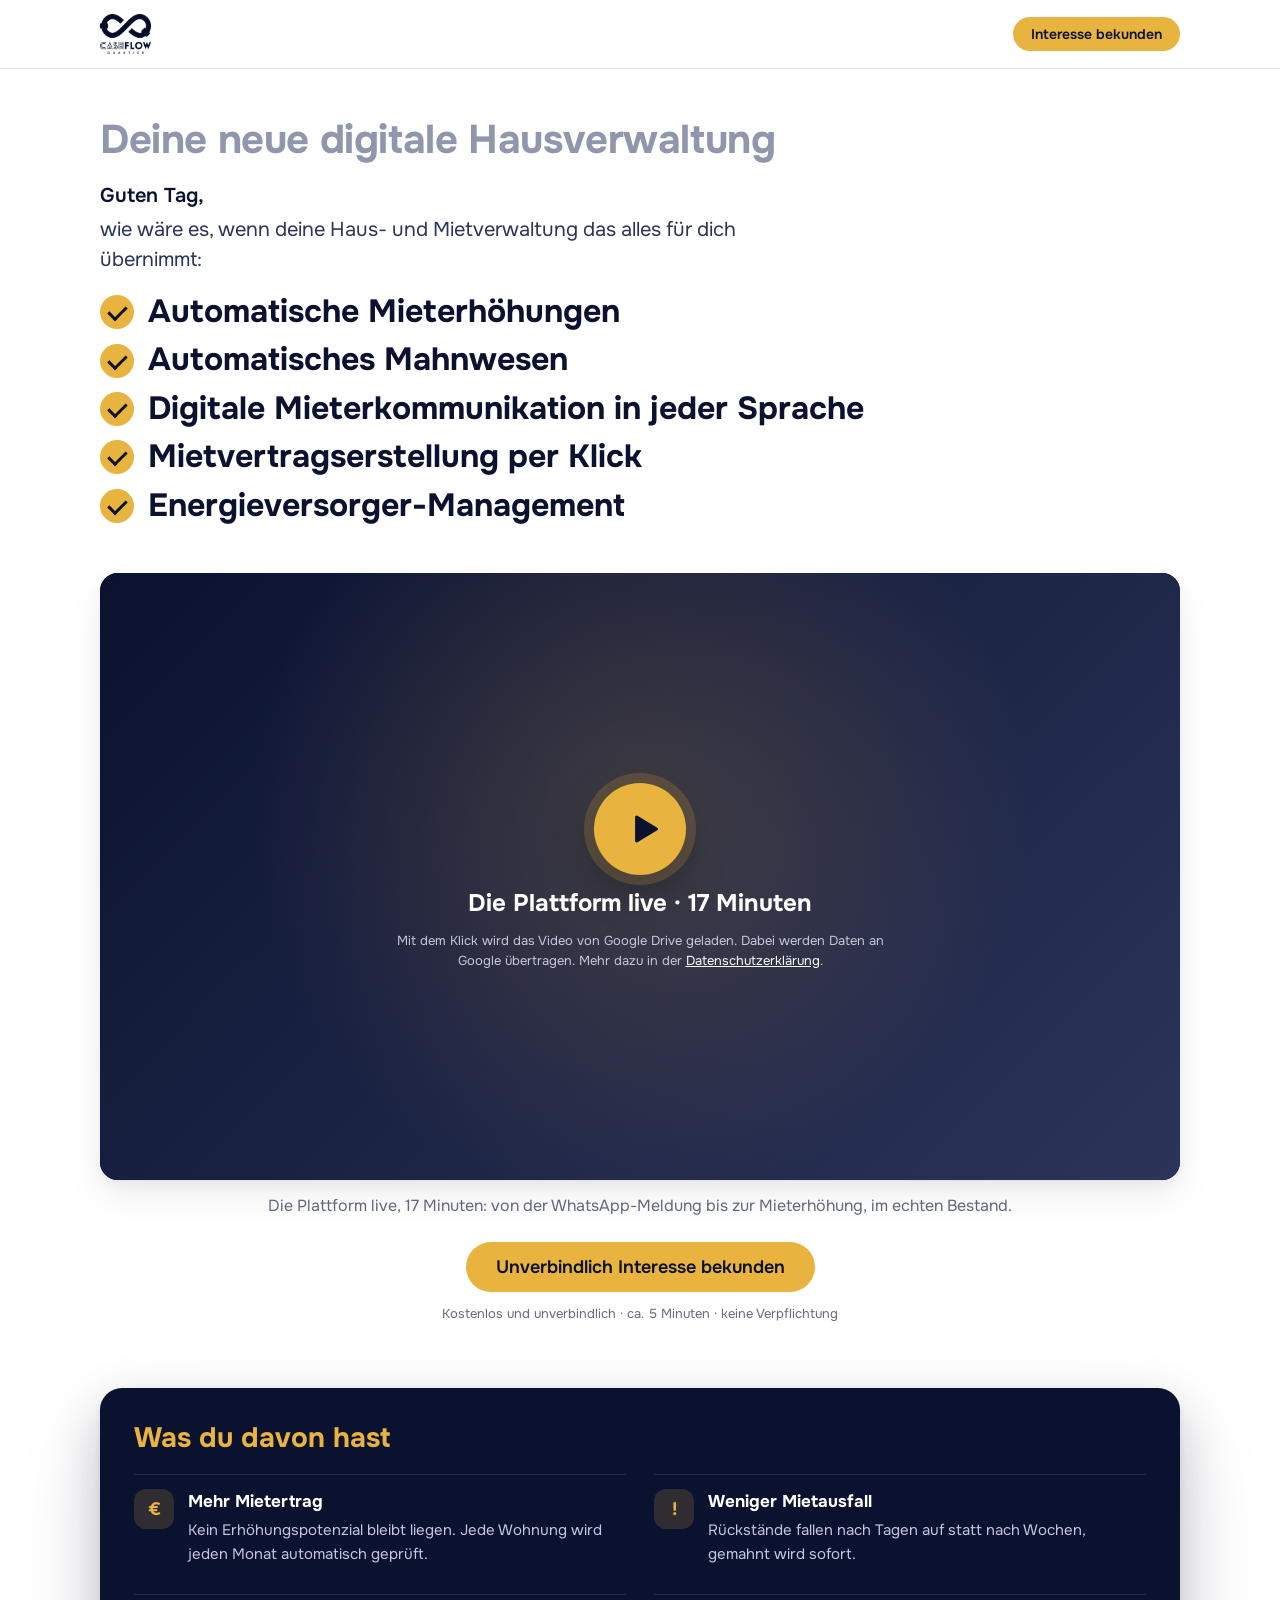
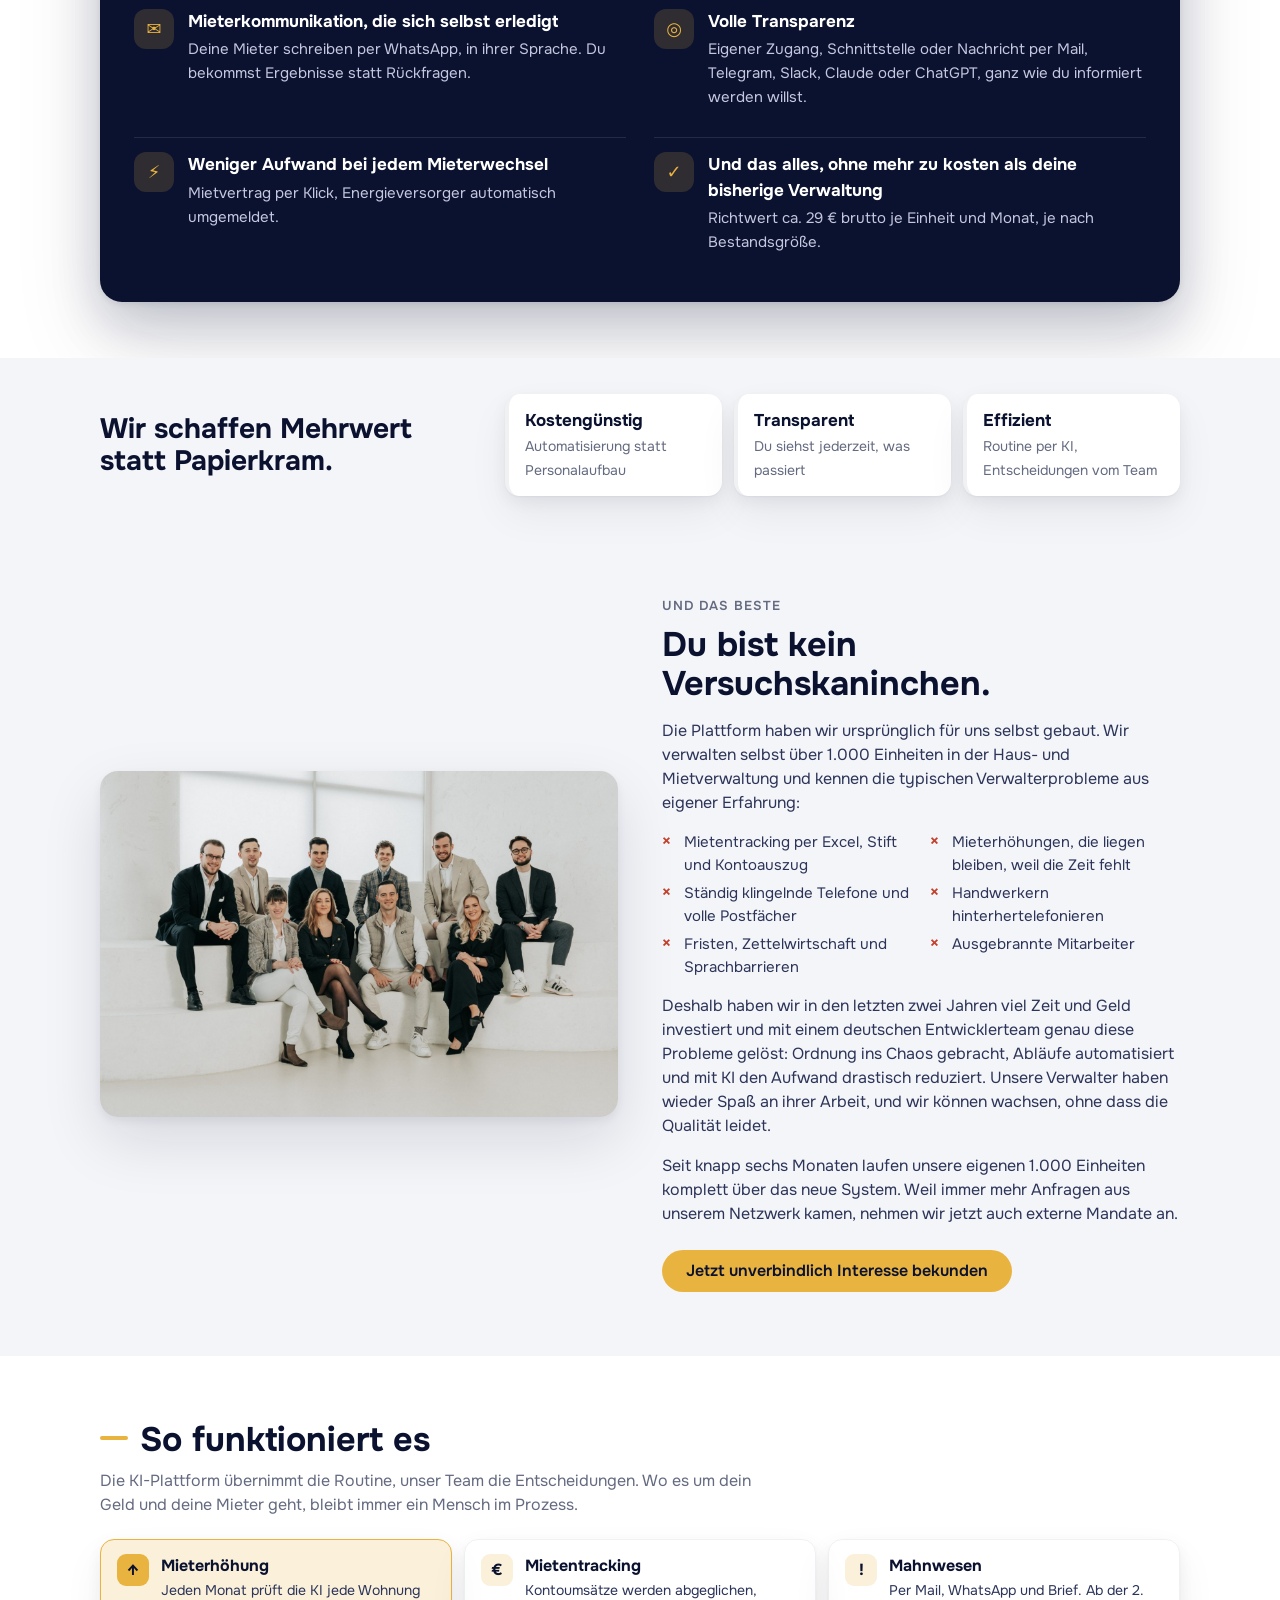
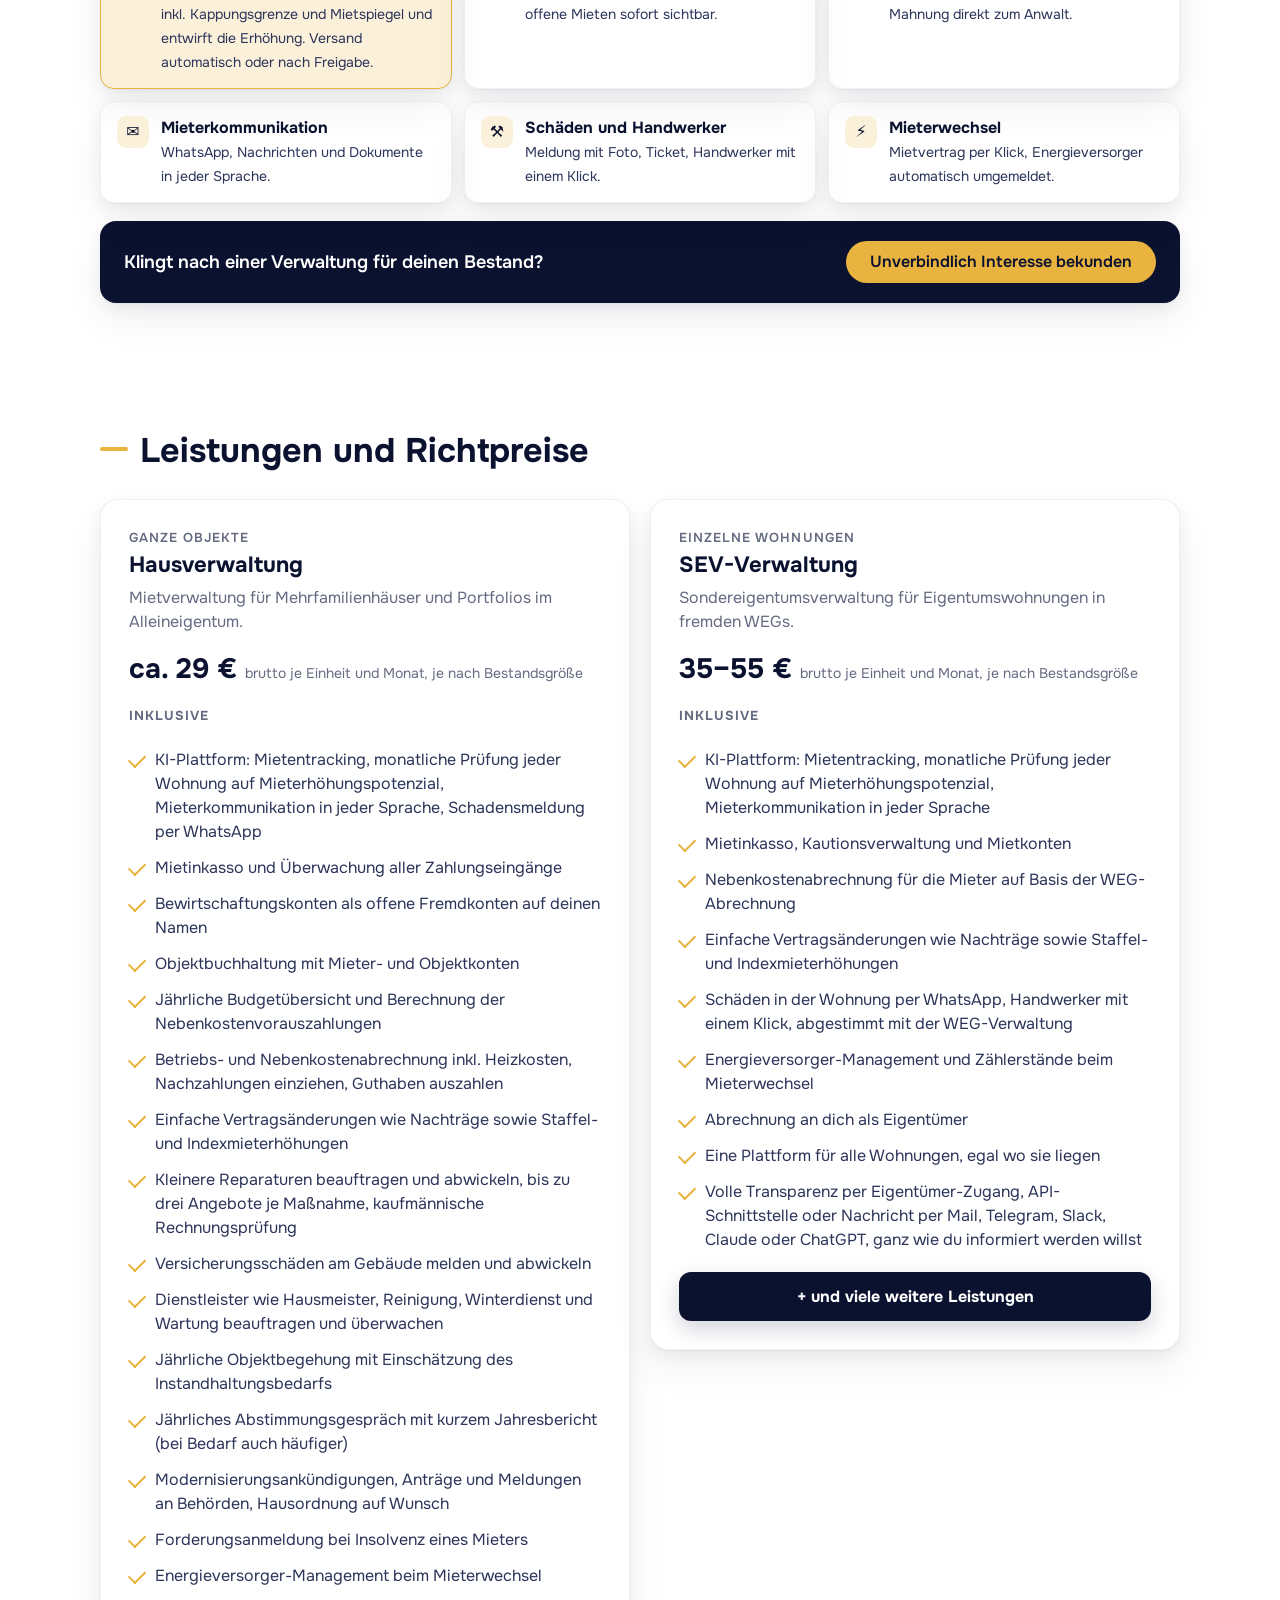
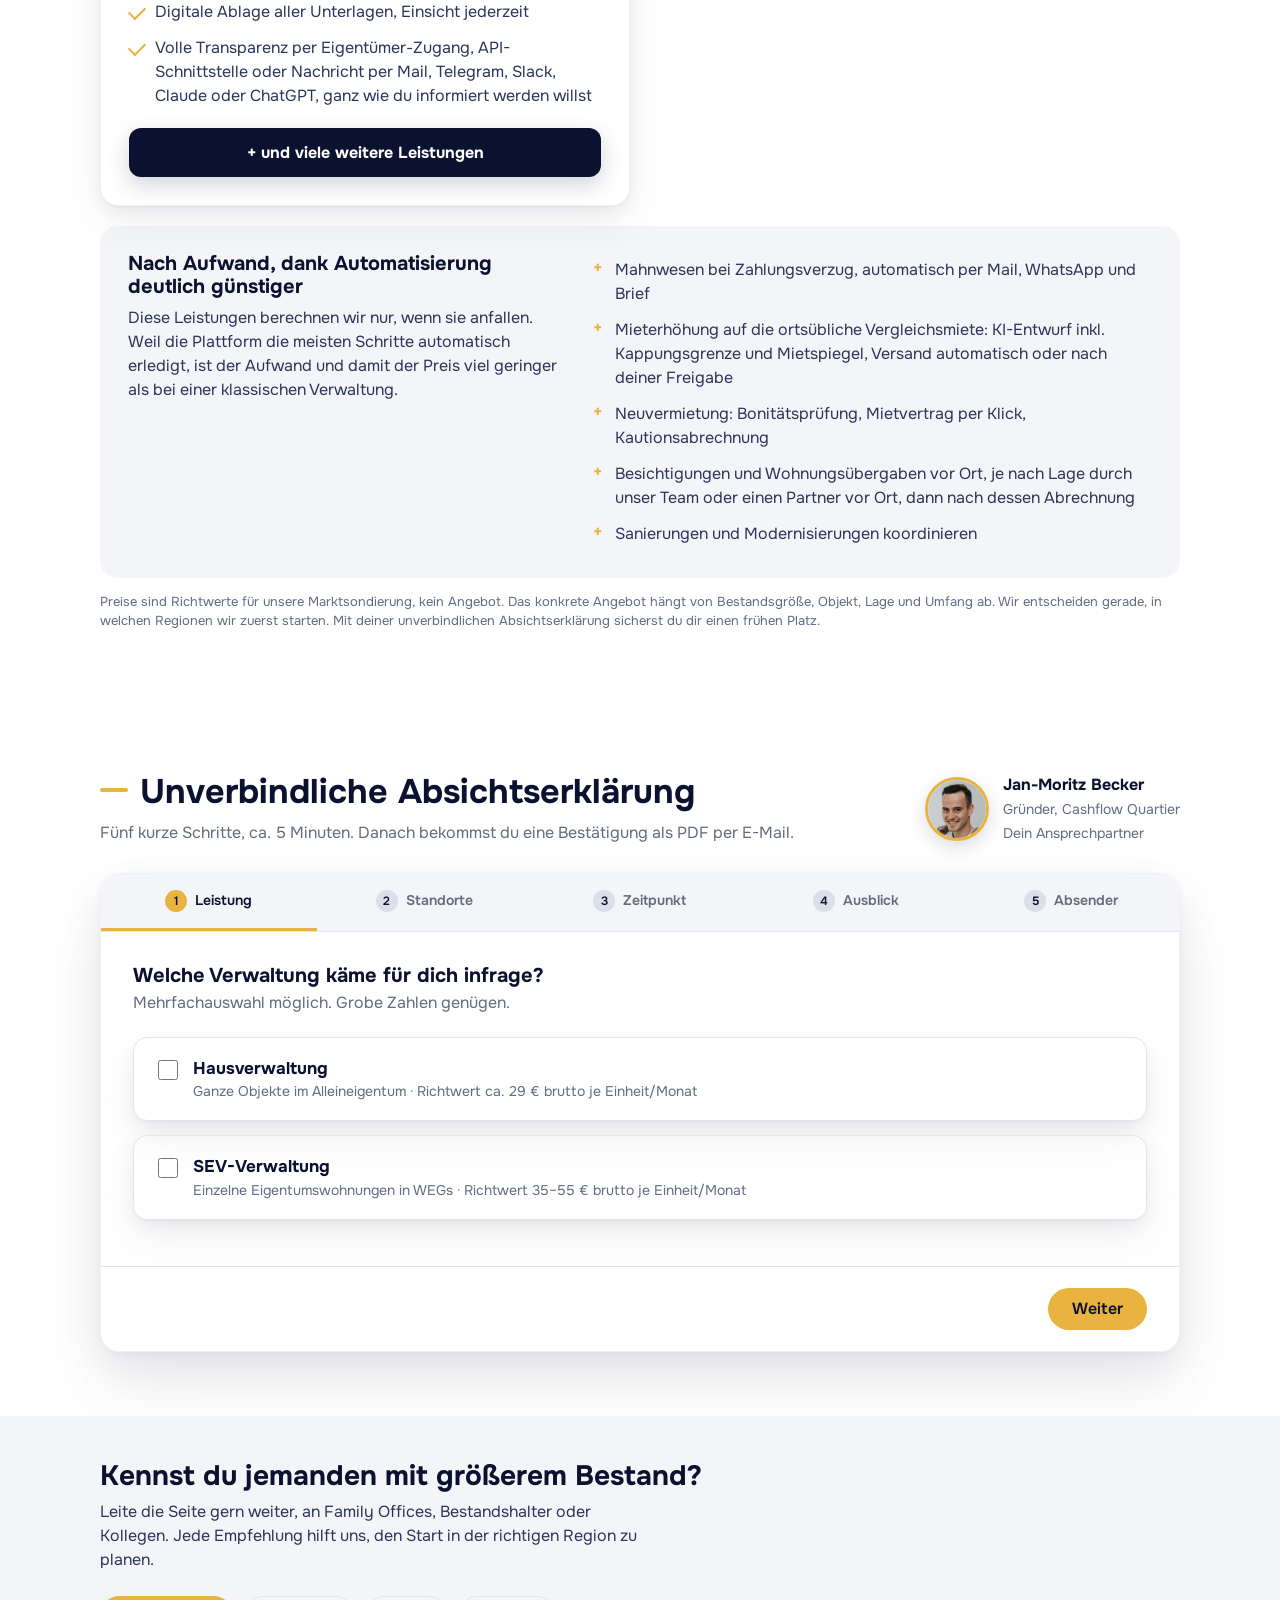
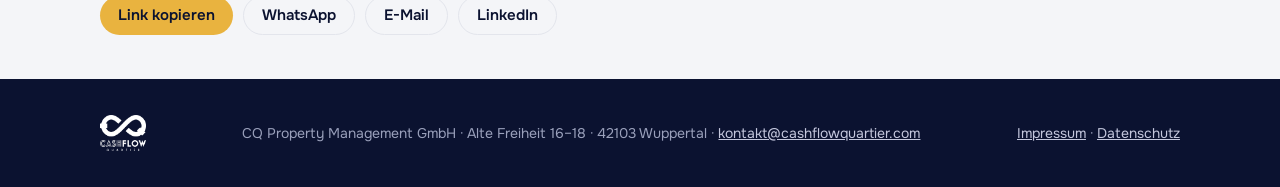
<file: loi-seite/index.html>
<!doctype html>
<html lang="de">
<head>
<meta charset="utf-8">
<meta name="viewport" content="width=device-width, initial-scale=1">
<title>CQ Property Management – Unverbindliche Absichtserklärung</title>
<meta name="description" content="Deine neue digitale Hausverwaltung: automatische Mieterhöhungen, automatisches Mahnwesen und Mieterkommunikation, die sich selbst erledigt. Unverbindlich Interesse bekunden.">
<meta name="robots" content="noindex, nofollow">
<style>
@font-face{font-family:Onest;font-weight:400;font-display:swap;src:url(assets/fonts/onest-latin-400-normal.woff2) format("woff2")}
@font-face{font-family:Onest;font-weight:600;font-display:swap;src:url(assets/fonts/onest-latin-600-normal.woff2) format("woff2")}
@font-face{font-family:Onest;font-weight:700;font-display:swap;src:url(assets/fonts/onest-latin-700-normal.woff2) format("woff2")}
:root{
  --navy:#0b1230; --navy-2:#2c3459; --gold:#e9b33f; --gold-soft:#fbf1da;
  --ink:#0b1230; --muted:#646a80; --line:#e3e5ec; --bg:#ffffff; --bg-2:#f4f5f8;
  --ok:#2f9e5b; --err:#c2412d; --r:14px;
}
*{box-sizing:border-box}
html{scroll-behavior:smooth}
body{margin:0;font-family:Onest,system-ui,-apple-system,Segoe UI,Roboto,sans-serif;color:var(--ink);background:var(--bg);line-height:1.5;-webkit-font-smoothing:antialiased}
a{color:inherit}
.wrap{max-width:1120px;margin:0 auto;padding:0 20px}
.btn{display:inline-flex;align-items:center;gap:10px;border:0;border-radius:999px;padding:13px 24px;font:600 16px/1 Onest,sans-serif;cursor:pointer;text-decoration:none;transition:transform .15s,box-shadow .15s,background .15s}
.btn-gold{background:var(--gold);color:var(--navy)}
.btn-gold:hover{transform:translateY(-1px);box-shadow:0 8px 24px rgba(233,179,63,.35)}
.btn-ghost{background:transparent;color:var(--navy);border:1.5px solid var(--line)}
.btn-ghost:hover{border-color:var(--navy)}
.btn[disabled]{opacity:.5;cursor:not-allowed;transform:none;box-shadow:none}
.eyebrow{font-weight:600;font-size:13px;letter-spacing:.08em;text-transform:uppercase;color:var(--muted)}
h1,h2,h3{line-height:1.15;margin:0}
h2{font-size:clamp(26px,3.2vw,34px);font-weight:700}
.bar{display:inline-block;width:28px;height:4px;background:var(--gold);border-radius:2px;vertical-align:middle;margin-right:12px;transform:translateY(-4px)}

/* header */
header{position:sticky;top:0;z-index:20;background:rgba(255,255,255,.92);backdrop-filter:blur(8px);border-bottom:1px solid var(--line)}
header .wrap{display:flex;align-items:center;justify-content:space-between;height:68px}
header img{height:40px;display:block}
header .btn{padding:10px 18px;font-size:14px}

/* hero */
.hero{padding:56px 0 40px}
.hero .wrap{display:grid;grid-template-columns:1.05fr 1fr;gap:48px;align-items:center}
.hero h1{font-size:clamp(34px,4.6vw,52px);font-weight:700;letter-spacing:-.01em}
.hero h1 mark{background:linear-gradient(transparent 62%,var(--gold) 62%);color:inherit;padding:0 2px}
.hero p.lead{font-size:18px;color:var(--muted);margin:20px 0 28px;max-width:520px}
.hero .greet{display:none;margin:0 0 14px;font-weight:600;color:var(--navy)}
.hero .ctas{display:flex;gap:12px;flex-wrap:wrap}
.hero figure{margin:0;border-radius:18px;overflow:hidden;box-shadow:0 20px 50px rgba(11,18,48,.12)}
.hero figure img{display:block;width:100%;height:auto}
.trust{display:flex;gap:10px;flex-wrap:wrap;margin-top:22px}
.trust span{background:var(--bg-2);border-radius:999px;padding:6px 14px;font-size:13px;color:var(--navy-2)}

/* hero automation card */
.auto{background:var(--navy);color:#fff;border-radius:20px;padding:26px 26px 18px;box-shadow:0 20px 50px rgba(11,18,48,.18)}
.auto-head{font-weight:600;font-size:14px;letter-spacing:.06em;text-transform:uppercase;color:var(--gold);margin-bottom:10px}
.auto ul{list-style:none;margin:0;padding:0}
.auto li{display:flex;gap:14px;align-items:flex-start;padding:12px 0;border-top:1px solid rgba(255,255,255,.1)}
.auto li:first-child{border-top:0}
.auto i{flex:none;width:34px;height:34px;border-radius:10px;background:rgba(233,179,63,.16);color:var(--gold);display:grid;place-items:center;font-style:normal;font-weight:700}
.auto b{display:block;font-size:16px}
.auto span{display:block;font-size:14px;color:#c4c7dd;line-height:1.4}
/* benefits */
.benefits .intro{color:var(--muted);max-width:680px;margin:12px 0 0;font-size:17px}
.benefits .grid{display:grid;grid-template-columns:repeat(2,1fr);gap:20px;margin-top:28px}
.benefits .card h3{font-size:20px;margin:0 0 8px}
.benefits .card p{margin:0;color:var(--navy-2)}
.benefits .card{border-top:4px solid var(--gold)}
/* team */
.team{display:grid;grid-template-columns:1fr 1fr;gap:44px;align-items:center}
.team figure{margin:0;border-radius:18px;overflow:hidden}
.team figure img{display:block;width:100%;height:auto}
.team p{color:var(--navy-2)}
.stat b{font-size:26px}
/* hero claims + gains */
.hero h1.claims{font-size:clamp(28px,3.3vw,40px);display:flex;flex-direction:column;gap:2px}
.values{display:flex;gap:8px;flex-wrap:wrap;margin:0 0 26px}
.values span{border:1.5px solid var(--gold);color:var(--navy);border-radius:999px;padding:6px 14px;font-weight:600;font-size:14px}
.gains{background:var(--navy);color:#fff;border-radius:20px;padding:26px;box-shadow:0 20px 50px rgba(11,18,48,.18);display:grid;gap:4px}
.gains-head{font-weight:600;font-size:14px;letter-spacing:.06em;text-transform:uppercase;color:var(--gold);margin-bottom:6px}
.gain{padding:14px 0;border-top:1px solid rgba(255,255,255,.1)}
.gain b{display:block;font-size:18px;margin-bottom:2px}
.gain span{color:#c4c7dd;font-size:15px;line-height:1.45}
.gains-foot{margin-top:8px;padding-top:14px;border-top:1px solid rgba(255,255,255,.1);font-size:13px;color:#9aa0bb}
/* how */
.how .intro{color:var(--muted);max-width:680px;margin:12px 0 0;font-size:17px}
.how .grid{display:grid;grid-template-columns:repeat(3,1fr);gap:18px;margin:28px 0 22px}
.how .card{padding:24px}
.how .card i{width:36px;height:36px;border-radius:10px;background:var(--gold-soft);color:var(--navy);display:grid;place-items:center;font-style:normal;font-weight:700;margin-bottom:12px}
.how .card h3{font-size:18px;margin:0 0 6px}
.how .card p{margin:0;color:var(--navy-2);font-size:15px}
.how .card.feat{background:var(--gold-soft);border-color:var(--gold)}
.how .card.feat i{background:var(--gold)}
/* values band, cta, pains */
.values-band{background:var(--bg-2);padding-block:56px}
.values-band h2{text-align:left}
.values3{display:grid;grid-template-columns:repeat(3,1fr);gap:18px;margin-top:24px}
.values3 div{background:#fff;border-radius:16px;padding:22px;border-top:4px solid var(--gold)}
.values3 b{display:block;font-size:20px;margin-bottom:6px}
.values3 span{color:var(--navy-2)}
.cta-line{display:flex;justify-content:space-between;align-items:center;gap:16px;flex-wrap:wrap;background:var(--navy);color:#fff;border-radius:16px;padding:20px 24px;margin-top:6px}
.cta-line span{font-weight:600;font-size:18px}
.btn-ghost.on-dark{color:#fff;border-color:rgba(255,255,255,.35)}
.btn-ghost.on-dark:hover{border-color:#fff}
.pains{margin:6px 0 16px;padding:0;list-style:none;display:grid;grid-template-columns:1fr 1fr;gap:6px 18px}
.pains li{position:relative;padding-left:22px;color:var(--navy-2);font-size:15px}
.pains li:before{content:"×";position:absolute;left:0;top:-1px;color:var(--err);font-weight:700}
.gains-foot b{color:var(--gold);font-size:16px}
/* hero layout */
.hero .wrap{grid-template-areas:"text gains" "cta gains";grid-template-rows:auto 1fr;row-gap:28px}
.h-text{grid-area:text}.gains{grid-area:gains;align-self:center}.h-cta{grid-area:cta}
.hero .greet{display:block;margin:14px 0 4px;font-size:18px}
.ask{font-size:20px;color:var(--navy-2);margin:0 0 14px;max-width:520px}
.micro{font-size:13px;color:var(--muted);margin:12px 0 0}
.btn svg{flex:none}
/* stats */
.stats{display:grid;grid-template-columns:repeat(4,1fr);gap:14px;margin:8px 0 0}
.stat{background:var(--bg-2);border-radius:var(--r);padding:20px}
.stat b{display:block;font-size:30px;font-weight:700}
.stat b.g{color:var(--gold)}
.stat span{font-size:14px;color:var(--muted)}

section{padding:64px 0}
.video{background:var(--navy);color:#fff}
.video .wrap{display:grid;grid-template-columns:1fr 1.5fr;gap:40px;align-items:center}
.video p{color:#c4c7dd}
.video .frame{position:relative;padding-top:56.25%;border-radius:16px;overflow:hidden;background:#000;box-shadow:0 20px 50px rgba(0,0,0,.35)}
.video iframe{position:absolute;inset:0;width:100%;height:100%;border:0}
.video .eyebrow{color:var(--gold)}

/* services */
.services .grid{display:grid;grid-template-columns:1fr 1fr;gap:20px;margin-top:28px}
.card{border:1px solid var(--line);border-radius:18px;padding:28px;background:#fff}
.card h3{font-size:22px;margin:6px 0 8px}
.card .price{font-size:28px;font-weight:700;margin:14px 0 2px}
.card .price small{font-size:14px;font-weight:400;color:var(--muted)}
.card ul{margin:16px 0 0;padding:0;list-style:none}
.card li{padding:6px 0 6px 26px;position:relative;color:var(--navy-2)}
.card li:before{content:"";position:absolute;left:0;top:12px;width:14px;height:8px;border-left:2.5px solid var(--gold);border-bottom:2.5px solid var(--gold);transform:rotate(-45deg)}
.note{font-size:13px;color:var(--muted);margin-top:14px}

/* why loi */
.why{background:var(--bg-2)}
.why .grid{display:grid;grid-template-columns:repeat(3,1fr);gap:20px;margin-top:28px}
.why .card{border:0}
.why .num{width:36px;height:36px;border-radius:50%;background:var(--gold);color:var(--navy);display:grid;place-items:center;font-weight:700}

/* form */
.loi .head{display:grid;grid-template-columns:1fr auto;gap:30px;align-items:end;margin-bottom:28px}
.person{display:flex;gap:14px;align-items:center}
.person img{width:64px;height:64px;border-radius:50%;object-fit:cover;border:3px solid var(--gold)}
.person b{display:block}
.person span{font-size:14px;color:var(--muted)}
.formbox{border:1px solid var(--line);border-radius:20px;overflow:hidden;box-shadow:0 10px 40px rgba(11,18,48,.06)}
.steps{display:flex;background:var(--bg-2);border-bottom:1px solid var(--line);overflow-x:auto}
.steps button{flex:1;min-width:130px;border:0;background:none;padding:16px 12px;font:600 14px Onest,sans-serif;color:var(--muted);cursor:pointer;border-bottom:3px solid transparent;white-space:nowrap}
.steps button .n{display:inline-grid;place-items:center;width:22px;height:22px;border-radius:50%;background:#dcdfe8;color:var(--navy);font-size:12px;margin-right:8px}
.steps button.on{color:var(--navy);border-bottom-color:var(--gold)}
.steps button.on .n,.steps button.past .n{background:var(--gold)}
.pane{display:none;padding:32px}
.pane.on{display:block}
.pane h3{font-size:20px;margin-bottom:4px}
.pane .sub{color:var(--muted);margin:0 0 22px}
.row{display:grid;gap:16px;grid-template-columns:repeat(2,1fr);margin-bottom:16px}
.row.three{grid-template-columns:repeat(3,1fr)}
label.f{display:block;font-size:14px;font-weight:600;margin-bottom:6px}
label.f em{font-style:normal;font-weight:400;color:var(--muted)}
input[type=text],input[type=email],input[type=tel],input[type=number],select,textarea{width:100%;font:16px Onest,sans-serif;color:var(--ink);padding:12px 14px;border:1.5px solid var(--line);border-radius:10px;background:#fff;outline:none;transition:border .15s}
input:focus,select:focus,textarea:focus{border-color:var(--navy)}
.invalid{border-color:var(--err)!important}
.svc{border:1.5px solid var(--line);border-radius:14px;padding:18px 20px;margin-bottom:14px;transition:border .15s,background .15s}
.svc.on{border-color:var(--gold);background:#fffcf4}
.svc .top{display:flex;gap:12px;align-items:flex-start;cursor:pointer}
.svc .top input{margin-top:4px;width:20px;height:20px;accent-color:var(--navy)}
.svc .top b{font-size:17px}
.svc .top span{display:block;font-size:14px;color:var(--muted)}
.svc .body{display:none;margin-top:16px;padding-top:16px;border-top:1px dashed var(--line)}
.svc.on .body{display:block}
.chips{display:flex;gap:8px;flex-wrap:wrap}
.chips label{cursor:pointer}
.chips input{position:absolute;opacity:0;pointer-events:none}
.chips span{display:inline-block;padding:9px 16px;border:1.5px solid var(--line);border-radius:999px;font-size:14px;transition:all .15s}
.chips input:checked+span{background:var(--navy);border-color:var(--navy);color:#fff}
.chips input:focus-visible+span{outline:2px solid var(--gold);outline-offset:2px}
table.loc{width:100%;border-collapse:separate;border-spacing:0 8px}
table.loc th{text-align:left;font-size:13px;color:var(--muted);font-weight:600;padding:0 6px}
table.loc td{padding:0 6px}
table.loc td:last-child{width:44px}
table.loc td:nth-child(1){width:110px}
table.loc td:nth-child(3){width:120px}
table.loc td:nth-child(4){width:190px}
table.loc td:nth-child(5){width:140px}
.del{border:0;background:var(--bg-2);border-radius:8px;width:38px;height:44px;cursor:pointer;font-size:18px;color:var(--muted)}
.add{margin-top:6px;border:1.5px dashed var(--line);background:none;border-radius:10px;padding:10px 16px;font:600 14px Onest,sans-serif;cursor:pointer;color:var(--navy)}
.sumline{margin-top:14px;font-size:14px;color:var(--muted)}
.sumline b{color:var(--navy)}
.check{display:flex;gap:12px;align-items:flex-start;margin:12px 0;font-size:14px;color:var(--navy-2)}
.check input{width:18px;height:18px;margin-top:2px;accent-color:var(--navy);flex:none}
.legal{background:var(--gold-soft);border-radius:12px;padding:16px 18px;font-size:14px;color:var(--navy-2);margin:6px 0 18px}
.nav{display:flex;justify-content:space-between;align-items:center;padding:20px 32px;border-top:1px solid var(--line);background:#fff}
.nav .msg{color:var(--err);font-size:14px}
.scale{display:flex;gap:8px}
.scale label{flex:1}
.scale span{display:block;text-align:center}
.hint{font-size:13px;color:var(--muted);margin-top:6px}

/* done */
.done{display:none;padding:40px 32px}
.done.on{display:block}
.done .ok{width:56px;height:56px;border-radius:50%;background:var(--ok);display:grid;place-items:center;margin-bottom:16px}
.summary{background:var(--bg-2);border-radius:14px;padding:20px 24px;margin:20px 0;font-size:15px}
.summary dl{display:grid;grid-template-columns:220px 1fr;gap:6px 16px;margin:0}
.summary dt{color:var(--muted)}
.summary dd{margin:0;font-weight:600}

footer{background:var(--navy);color:#9aa0bb;padding:36px 0;font-size:14px}
footer .wrap{display:flex;justify-content:space-between;gap:20px;flex-wrap:wrap;align-items:center}
footer img{height:36px}
footer a{color:#c4c7dd}

@media (max-width:900px){
  .hero .wrap{grid-template-areas:"text" "gains" "cta";grid-template-rows:auto}
  .hero .wrap,.video .wrap,.services .grid,.how .grid,.team,.loi .head,.values3,.pains{grid-template-columns:1fr}
  .stats{grid-template-columns:repeat(2,1fr)}
  .hero{padding-top:32px}
}
@media (max-width:640px){
  .wrap{padding:0 16px}
  .row,.row.three{grid-template-columns:1fr}
  .pane{padding:22px 18px}
  .nav{padding:16px 18px}
  .summary dl{grid-template-columns:1fr}
  table.loc thead{display:none}
  table.loc tr{display:grid;grid-template-columns:1fr 1fr;gap:8px;padding:10px;background:var(--bg-2);border-radius:12px;margin-bottom:10px}
  table.loc td{padding:0}
  table.loc td:last-child{width:auto}
}
@media print{
  header,section,footer,.steps,.nav,.done .actions{display:none!important}
  #loi,.loi .wrap,.formbox,.done{display:block!important;box-shadow:none;border:0;padding:0}
  .loi .head{display:none}
  .print-head{display:flex!important}
}
.print-head{display:none;justify-content:space-between;align-items:center;margin-bottom:20px}
.print-head img{height:44px}

/* ===== Aufbau v5 ===== */
.hero2{padding-block:48px 24px}
.kicker{font-size:clamp(26px,3.4vw,40px);font-weight:700;color:#9097ad;line-height:1.15;margin:0 0 18px;letter-spacing:-.01em}
.hero2 .greet{display:block;font-size:20px;font-weight:600;margin:0 0 4px}
.ask{font-size:20px;color:var(--navy-2);margin:0 0 18px;max-width:640px}
.checks{list-style:none;margin:0;padding:0;display:grid;gap:10px}
.checks li{display:flex;align-items:center;gap:14px;font-size:clamp(22px,2.6vw,32px);font-weight:700;line-height:1.2;color:var(--navy)}
.ck{flex:none;width:34px;height:34px;border-radius:50%;background:var(--gold);position:relative}
.ck:after{content:"";position:absolute;left:12px;top:7px;width:8px;height:15px;border:solid var(--navy);border-width:0 3.5px 3.5px 0;transform:rotate(45deg)}
.vid{padding-block:24px 56px}
.player{position:relative;aspect-ratio:16/9;max-width:100%;border-radius:18px;overflow:hidden;background:var(--navy);box-shadow:0 24px 60px rgba(11,18,48,.22)}
.player iframe,.player video{position:absolute;inset:0;width:100%;height:100%;border:0;background:#000}
.vid-cap{text-align:center;color:var(--muted);margin:14px 0 0}
.center-cta{text-align:center;margin-top:24px}
.btn-lg{padding:16px 30px;font-size:18px}
.gains2{padding-block:8px 56px}
.gains-box{background:var(--navy);color:#fff;border-radius:22px;padding:34px}
.gains-box h2{color:var(--gold);font-size:clamp(22px,2.6vw,28px);margin:0 0 20px}
.glist{display:grid;grid-template-columns:repeat(2,1fr);gap:14px 28px}
.g{display:flex;gap:14px;align-items:flex-start;padding:14px 0;border-top:1px solid rgba(255,255,255,.1)}
.g b{display:block;font-size:17px;margin-bottom:3px}
.g span:not(.gi){color:#c4c7dd;font-size:15px;line-height:1.45}
.gi{flex:none;width:40px;height:40px;border-radius:12px;background:rgba(233,179,63,.16);color:var(--gold);display:grid;place-items:center;font-weight:700;font-size:18px}
.g.in{animation:rise .6s ease both;animation-delay:var(--d,0s)}
.g.in .gi{animation:pop .7s ease both;animation-delay:calc(var(--d,0s) + .15s)}
@keyframes rise{from{opacity:0;transform:translateY(16px)}to{opacity:1;transform:none}}
@keyframes pop{0%{transform:scale(.6)}60%{transform:scale(1.15)}100%{transform:scale(1)}}
.values2{background:var(--bg-2);padding-block:36px}
.values2 .wrap{display:flex;align-items:center;gap:28px;flex-wrap:wrap}
.values2 h2{font-size:clamp(22px,2.4vw,28px);flex:1 1 300px}
.vrow{display:flex;gap:12px;flex-wrap:wrap;flex:2 1 520px}
.vrow div{flex:1 1 150px;background:#fff;border-radius:14px;padding:14px 16px;border-left:4px solid var(--gold)}
.vrow b{display:block;font-size:17px}
.vrow span{font-size:14px;color:var(--muted)}
.how2 .intro{color:var(--muted);max-width:680px;margin:10px 0 0}
.tiles{display:grid;grid-template-columns:repeat(3,1fr);gap:12px;margin:22px 0 18px}
.t{display:flex;gap:12px;align-items:flex-start;border:1px solid var(--line);border-radius:14px;padding:14px 16px}
.t.feat{background:var(--gold-soft);border-color:var(--gold)}
.ti{flex:none;width:32px;height:32px;border-radius:9px;background:var(--gold-soft);display:grid;place-items:center;font-weight:700}
.t.feat .ti{background:var(--gold)}
.t b{display:block;font-size:16px}
.t span:not(.ti){font-size:14px;color:var(--navy-2);line-height:1.4}
.incl{font-weight:600;margin:14px 0 0;color:var(--navy)}
@media (max-width:900px){.glist,.tiles{grid-template-columns:1fr}}
@media (prefers-reduced-motion:reduce){.g.in,.g.in .gi{animation:none}}

/* ===== Hover-Effekte und weiche Schatten =====
   Anklickbares wird beim Drüberfahren leicht größer; Kästen haben mehrlagige, weiche Schatten. */
:root{--shadow-soft:0 1px 2px rgba(11,18,48,.04),0 6px 16px rgba(11,18,48,.05),0 18px 40px rgba(11,18,48,.06);
      --shadow-lift:0 2px 4px rgba(11,18,48,.05),0 12px 28px rgba(11,18,48,.08),0 30px 60px rgba(11,18,48,.08)}
.btn{transition:transform .2s cubic-bezier(.2,.7,.2,1),box-shadow .2s,background .2s,border-color .2s}
.btn:hover{transform:scale(1.045)}
.btn-gold:hover{transform:scale(1.045);box-shadow:0 10px 28px rgba(233,179,63,.38)}
.btn:active{transform:scale(.98)}
.btn[disabled]:hover{transform:none}
.chips span{transition:transform .18s cubic-bezier(.2,.7,.2,1),background .15s,border-color .15s,color .15s}
.chips label:hover span{transform:scale(1.06);border-color:var(--navy-2)}
.steps button{transition:transform .18s,color .15s}
.steps button:hover{transform:scale(1.04)}
.svc{transition:transform .2s cubic-bezier(.2,.7,.2,1),box-shadow .2s,border-color .15s,background .15s}
.svc:hover{transform:scale(1.01)}
.add,.del{transition:transform .18s}
.add:hover,.del:hover{transform:scale(1.06)}
header img{transition:transform .2s}
header a:hover img{transform:scale(1.04)}
footer a{transition:color .15s}
.card,.t,.vrow div,.values3 div,.gains-box,.formbox,.player,.team figure,.cta-line,.svc{box-shadow:var(--shadow-soft)}
.card,.t,.vrow div{border-color:rgba(11,18,48,.06);transition:transform .25s cubic-bezier(.2,.7,.2,1),box-shadow .25s}
.card:hover,.t:hover,.vrow div:hover{transform:translateY(-3px);box-shadow:var(--shadow-lift)}
.gains-box{box-shadow:0 2px 6px rgba(11,18,48,.08),0 20px 50px rgba(11,18,48,.18),0 40px 90px rgba(11,18,48,.12)}
.formbox{box-shadow:0 2px 6px rgba(11,18,48,.04),0 16px 40px rgba(11,18,48,.07),0 40px 80px rgba(11,18,48,.06);border-color:rgba(11,18,48,.06)}
.team figure{box-shadow:0 4px 10px rgba(11,18,48,.06),0 24px 60px rgba(11,18,48,.12)}
.person img{box-shadow:0 6px 18px rgba(11,18,48,.15)}
@media (hover:none){.btn:hover,.chips label:hover span,.steps button:hover,.svc:hover,.card:hover,.t:hover,.vrow div:hover{transform:none}}
@media (prefers-reduced-motion:reduce){.btn,.chips span,.svc,.card,.t,.vrow div{transition:none}.btn:hover,.card:hover,.t:hover,.vrow div:hover,.svc:hover,.chips label:hover span{transform:none}}

.sub-h{margin:16px 0 0;font-weight:700;font-size:13px;letter-spacing:.08em;text-transform:uppercase;color:var(--muted)}
.services .grid{align-items:start}
.extra{margin-top:20px;display:grid;grid-template-columns:1fr 1.3fr;gap:28px;align-items:start;background:var(--bg-2);border-radius:18px;padding:26px 28px}
.extra h3{font-size:20px;margin:0 0 8px}
.extra p{margin:0;color:var(--navy-2)}
.extra ul{margin:0;padding:0;list-style:none}
.extra li{padding:6px 0 6px 26px;position:relative;color:var(--navy-2)}
.extra li:before{content:"+";position:absolute;left:4px;top:4px;font-weight:700;color:var(--gold)}
@media (max-width:900px){.extra{grid-template-columns:1fr}}

.consent{position:absolute;inset:0;display:flex;flex-direction:column;align-items:center;justify-content:center;gap:10px;text-align:center;padding:24px;color:#fff;
  background:radial-gradient(circle at 50% 40%,rgba(233,179,63,.18),transparent 60%),linear-gradient(135deg,#0b1230,#2c3459)}
.consent b{font-size:clamp(18px,2.4vw,24px)}
.consent span{font-size:13px;color:#c4c7dd;max-width:520px}
.consent a{color:#fff}
.play{width:92px;height:92px;border-radius:50%;border:0;background:var(--gold);color:var(--navy);display:grid;place-items:center;cursor:pointer;
  box-shadow:0 0 0 10px rgba(233,179,63,.18),0 14px 40px rgba(0,0,0,.35);transition:transform .2s cubic-bezier(.2,.7,.2,1),box-shadow .2s}
.play svg{margin-left:6px}
.play:hover{transform:scale(1.08);box-shadow:0 0 0 14px rgba(233,179,63,.22),0 18px 50px rgba(0,0,0,.4)}
.play:focus-visible{outline:3px solid #fff;outline-offset:4px}

.share{background:var(--bg-2);padding-block:44px}
.share .wrap{display:flex;justify-content:space-between;align-items:center;gap:24px;flex-wrap:wrap}
.share h2{font-size:clamp(22px,2.4vw,28px)}
.share p{color:var(--navy-2);max-width:560px;margin:8px 0 0}
.share-btns{display:flex;gap:10px;flex-wrap:wrap}
.share-btns .btn{padding:11px 18px;font-size:15px}

.more-btn{margin-top:14px;width:100%;border:0;border-radius:12px;padding:14px 18px;background:var(--navy);color:#fff;font:700 16px Onest,sans-serif;cursor:pointer;
  transition:transform .2s cubic-bezier(.2,.7,.2,1),box-shadow .2s;box-shadow:0 8px 22px rgba(11,18,48,.18)}
.more-btn:hover{transform:scale(1.03);box-shadow:0 12px 30px rgba(11,18,48,.25)}
.more-btn[aria-expanded="true"]{background:var(--gold);color:var(--navy)}
.more-list{margin:10px 0 0;padding:0;list-style:none}
.more-list li{padding:6px 0 6px 26px;position:relative;color:var(--navy-2)}
.more-list li:before{content:"";position:absolute;left:0;top:12px;width:14px;height:8px;border-left:2.5px solid var(--gold);border-bottom:2.5px solid var(--gold);transform:rotate(-45deg)}
</style>
</head>
<body>

<header>
  <div class="wrap">
    <img src="assets/logo_navy.png" alt="Cashflow Quartier">
    <a class="btn btn-gold" href="#loi">Interesse bekunden</a>
  </div>
</header>

<div class="hero2">
  <div class="wrap">
    <p class="kicker">Deine neue digitale Hausverwaltung</p>
    <p class="greet" id="greet">Guten Tag,</p>
    <p class="ask">wie wäre es, wenn deine Haus- und Mietverwaltung das alles für dich übernimmt:</p>
    <ul class="checks">
      <li><span class="ck" aria-hidden="true"></span>Automatische Mieterhöhungen</li>
      <li><span class="ck" aria-hidden="true"></span>Automatisches Mahnwesen</li>
      <li><span class="ck" aria-hidden="true"></span>Digitale Mieterkommunikation in jeder Sprache</li>
      <li><span class="ck" aria-hidden="true"></span>Mietvertragserstellung per Klick</li>
      <li><span class="ck" aria-hidden="true"></span>Energieversorger-Management</li>
    </ul>
  </div>
</div>

<section class="vid" id="video">
  <div class="wrap">
    <!-- Video-Quelle: data-mp4 (eigene Datei, startet mit einem Klick, ohne Drittanbieter) hat Vorrang,
         dann data-vimeo (Vimeo-ID, startet nach dem Klick automatisch), sonst Google Drive (Player muss einmal mehr geklickt werden). -->
    <div class="player" id="player" data-mp4="" data-poster="" data-vimeo="" data-src="https://drive.google.com/file/d/1pEjXcwP1N7CeqUmhcbfCx8Wmm3FesHrv/preview">
      <div class="consent">
        <button type="button" class="play" id="playBtn" aria-label="Video laden und abspielen">
          <svg width="38" height="38" viewBox="0 0 24 24" aria-hidden="true" fill="currentColor"><path d="M7 4.5v15a1 1 0 0 0 1.5.86l12.5-7.5a1 1 0 0 0 0-1.72L8.5 3.64A1 1 0 0 0 7 4.5z"/></svg>
        </button>
        <b>Die Plattform live · 17 Minuten</b>
        <span>Mit dem Klick wird das Video von Google Drive geladen. Dabei werden Daten an Google übertragen. Mehr dazu in der <a href="https://cashflowquartier.com/datenschutz" target="_blank" rel="noopener">Datenschutzerklärung</a>.</span>
      </div>
    </div>
    <p class="vid-cap">Die Plattform live, 17 Minuten: von der WhatsApp-Meldung bis zur Mieterhöhung, im echten Bestand.</p>
    <div class="center-cta">
      <a class="btn btn-gold btn-lg" href="#loi">Unverbindlich Interesse bekunden</a>
      <p class="micro">Kostenlos und unverbindlich · ca. 5 Minuten · keine Verpflichtung</p>
    </div>
  </div>
</section>

<section class="gains2">
  <div class="wrap">
    <div class="gains-box">
      <h2>Was du davon hast</h2>
      <div class="glist">
        <div class="g"><span class="gi">€</span><div><b>Mehr Mietertrag</b><span>Kein Erhöhungspotenzial bleibt liegen. Jede Wohnung wird jeden Monat automatisch geprüft.</span></div></div>
        <div class="g"><span class="gi">!</span><div><b>Weniger Mietausfall</b><span>Rückstände fallen nach Tagen auf statt nach Wochen, gemahnt wird sofort.</span></div></div>
        <div class="g"><span class="gi">✉</span><div><b>Mieterkommunikation, die sich selbst erledigt</b><span>Deine Mieter schreiben per WhatsApp, in ihrer Sprache. Du bekommst Ergebnisse statt Rückfragen.</span></div></div>
        <div class="g"><span class="gi">◎</span><div><b>Volle Transparenz</b><span>Eigener Zugang, Schnittstelle oder Nachricht per Mail, Telegram, Slack, Claude oder ChatGPT, ganz wie du informiert werden willst.</span></div></div>
        <div class="g"><span class="gi">⚡</span><div><b>Weniger Aufwand bei jedem Mieterwechsel</b><span>Mietvertrag per Klick, Energieversorger automatisch umgemeldet.</span></div></div>
        <div class="g"><span class="gi">✓</span><div><b>Und das alles, ohne mehr zu kosten als deine bisherige Verwaltung</b><span>Richtwert ca. 29 € brutto je Einheit und Monat, je nach Bestandsgröße.</span></div></div>
      </div>
    </div>
  </div>
</section>

<section class="values2">
  <div class="wrap">
    <h2>Wir schaffen Mehrwert statt Papierkram.</h2>
    <div class="vrow">
      <div><b>Kostengünstig</b><span>Automatisierung statt Personalaufbau</span></div>
      <div><b>Transparent</b><span>Du siehst jederzeit, was passiert</span></div>
      <div><b>Effizient</b><span>Routine per KI, Entscheidungen vom Team</span></div>
    </div>
  </div>
</section>

<section class="why">
  <div class="wrap team">
    <figure><img src="assets/team.jpg" alt="Das Team von Cashflow Quartier" width="1600" height="1066"></figure>
    <div>
      <div class="eyebrow">Und das Beste</div>
      <h2 style="margin:10px 0 14px">Du bist kein Versuchskaninchen.</h2>
      <p>Die Plattform haben wir ursprünglich für uns selbst gebaut. Wir verwalten selbst über 1.000 Einheiten in der Haus- und Mietverwaltung und kennen die typischen Verwalterprobleme aus eigener Erfahrung:</p>
      <ul class="pains">
        <li>Mietentracking per Excel, Stift und Kontoauszug</li>
        <li>Mieterhöhungen, die liegen bleiben, weil die Zeit fehlt</li>
        <li>Ständig klingelnde Telefone und volle Postfächer</li>
        <li>Handwerkern hinterhertelefonieren</li>
        <li>Fristen, Zettelwirtschaft und Sprachbarrieren</li>
        <li>Ausgebrannte Mitarbeiter</li>
      </ul>
      <p>Deshalb haben wir in den letzten zwei Jahren viel Zeit und Geld investiert und mit einem deutschen Entwicklerteam genau diese Probleme gelöst: Ordnung ins Chaos gebracht, Abläufe automatisiert und mit KI den Aufwand drastisch reduziert. Unsere Verwalter haben wieder Spaß an ihrer Arbeit, und wir können wachsen, ohne dass die Qualität leidet.</p>
      <p>Seit knapp sechs Monaten laufen unsere eigenen 1.000 Einheiten komplett über das neue System. Weil immer mehr Anfragen aus unserem Netzwerk kamen, nehmen wir jetzt auch externe Mandate an.</p>
      <a class="btn btn-gold" href="#loi" style="margin-top:8px">Jetzt unverbindlich Interesse bekunden</a>
    </div>
  </div>
</section>

<section class="how2">
  <div class="wrap">
    <h2><span class="bar"></span>So funktioniert es</h2>
    <p class="intro">Die KI-Plattform übernimmt die Routine, unser Team die Entscheidungen. Wo es um dein Geld und deine Mieter geht, bleibt immer ein Mensch im Prozess.</p>
    <div class="tiles">
      <div class="t feat"><span class="ti">↑</span><div><b>Mieterhöhung</b><span>Jeden Monat prüft die KI jede Wohnung inkl. Kappungsgrenze und Mietspiegel und entwirft die Erhöhung. Versand automatisch oder nach Freigabe.</span></div></div>
      <div class="t"><span class="ti">€</span><div><b>Mietentracking</b><span>Kontoumsätze werden abgeglichen, offene Mieten sofort sichtbar.</span></div></div>
      <div class="t"><span class="ti">!</span><div><b>Mahnwesen</b><span>Per Mail, WhatsApp und Brief. Ab der 2. Mahnung direkt zum Anwalt.</span></div></div>
      <div class="t"><span class="ti">✉</span><div><b>Mieterkommunikation</b><span>WhatsApp, Nachrichten und Dokumente in jeder Sprache.</span></div></div>
      <div class="t"><span class="ti">⚒</span><div><b>Schäden und Handwerker</b><span>Meldung mit Foto, Ticket, Handwerker mit einem Klick.</span></div></div>
      <div class="t"><span class="ti">⚡</span><div><b>Mieterwechsel</b><span>Mietvertrag per Klick, Energieversorger automatisch umgemeldet.</span></div></div>
    </div>
    <div class="cta-line"><span>Klingt nach einer Verwaltung für deinen Bestand?</span><a class="btn btn-gold" href="#loi">Unverbindlich Interesse bekunden</a></div>
  </div>
</section>

<section class="services">
  <div class="wrap">
    <h2><span class="bar"></span>Leistungen und Richtpreise</h2>
    <div class="grid">
      <div class="card">
        <div class="eyebrow">Ganze Objekte</div>
        <h3>Hausverwaltung</h3>
        <p style="color:var(--muted);margin:0">Mietverwaltung für Mehrfamilienhäuser und Portfolios im Alleineigentum.</p>
        <div class="price">ca. 29 € <small>brutto je Einheit und Monat, je nach Bestandsgröße</small></div>
        <p class="sub-h">Inklusive</p>
        <ul>
          <li>KI-Plattform: Mietentracking, monatliche Prüfung jeder Wohnung auf Mieterhöhungspotenzial, Mieterkommunikation in jeder Sprache, Schadensmeldung per WhatsApp</li>
          <li>Mietinkasso und Überwachung aller Zahlungseingänge</li>
          <li>Bewirtschaftungskonten als offene Fremdkonten auf deinen Namen</li>
          <li>Objektbuchhaltung mit Mieter- und Objektkonten</li>
          <li>Jährliche Budgetübersicht und Berechnung der Nebenkostenvorauszahlungen</li>
          <li>Betriebs- und Nebenkostenabrechnung inkl. Heizkosten, Nachzahlungen einziehen, Guthaben auszahlen</li>
          <li>Einfache Vertragsänderungen wie Nachträge sowie Staffel- und Indexmieterhöhungen</li>
          <li>Kleinere Reparaturen beauftragen und abwickeln, bis zu drei Angebote je Maßnahme, kaufmännische Rechnungsprüfung</li>
          <li>Versicherungsschäden am Gebäude melden und abwickeln</li>
          <li>Dienstleister wie Hausmeister, Reinigung, Winterdienst und Wartung beauftragen und überwachen</li>
          <li>Jährliche Objektbegehung mit Einschätzung des Instandhaltungsbedarfs</li>
          <li>Jährliches Abstimmungsgespräch mit kurzem Jahresbericht (bei Bedarf auch häufiger)</li>
          <li>Modernisierungsankündigungen, Anträge und Meldungen an Behörden, Hausordnung auf Wunsch</li>
          <li>Forderungsanmeldung bei Insolvenz eines Mieters</li>
          <li>Energieversorger-Management beim Mieterwechsel</li>
          <li>Digitale Ablage aller Unterlagen, Einsicht jederzeit</li>
          <li>Volle Transparenz per Eigentümer-Zugang, API-Schnittstelle oder Nachricht per Mail, Telegram, Slack, Claude oder ChatGPT, ganz wie du informiert werden willst</li>
        </ul>
        <button type="button" class="more-btn" aria-expanded="false" aria-controls="more-hv">+ und viele weitere Leistungen</button>
        <ul class="more-list" id="more-hv" hidden>
            <li>Übernahme bei Verwaltungsbeginn: Erstbegehung, Einrichtung der Konten, Erfassung aller Daten</li>
            <li>Erstinformation der Mieter zum Datenschutz und Anzeige des Verwalterwechsels bei allen Vertragspartnern</li>
            <li>Elektronisches Mieterverzeichnis mit Vertrags- und Kontaktdaten</li>
            <li>Gewöhnliche Mieterkommunikation, Anfragen und Schriftverkehr</li>
            <li>Anpassung der Nebenkostenvorauszahlungen und Verbuchung aller Abrechnungsergebnisse</li>
            <li>Zahlungen an Dienstleister mit Nutzung von Skonti</li>
            <li>Abschluss der Verträge zur Bewirtschaftung, einfache Vertragsverhandlungen</li>
            <li>Mängelanzeige gegenüber Handwerkern und Organisation von Abnahmeterminen</li>
            <li>Stichprobenweise Überwachung von Verkehrssicherung und Dienstleistern</li>
            <li>Information über mietrechtliche Verfahren innerhalb einer Woche</li>
            <li>Korrespondenz mit deinem Rechtsanwalt</li>
            <li>Einholung deiner Zustimmungen und Vorbereitung von Vereinbarungen</li>
            <li>Aufbewahrung der Original-Stammunterlagen wie Grundbuchauszüge, Mietverträge und Vollmachten</li>
            <li>Einsicht in alle Unterlagen, auf Wunsch auch für bevollmächtigte Dritte</li>
        </ul>
      </div>
      <div class="card">
        <div class="eyebrow">Einzelne Wohnungen</div>
        <h3>SEV-Verwaltung</h3>
        <p style="color:var(--muted);margin:0">Sondereigentumsverwaltung für Eigentumswohnungen in fremden WEGs.</p>
        <div class="price">35–55 € <small>brutto je Einheit und Monat, je nach Bestandsgröße</small></div>
        <p class="sub-h">Inklusive</p>
        <ul>
          <li>KI-Plattform: Mietentracking, monatliche Prüfung jeder Wohnung auf Mieterhöhungspotenzial, Mieterkommunikation in jeder Sprache</li>
          <li>Mietinkasso, Kautionsverwaltung und Mietkonten</li>
          <li>Nebenkostenabrechnung für die Mieter auf Basis der WEG-Abrechnung</li>
          <li>Einfache Vertragsänderungen wie Nachträge sowie Staffel- und Indexmieterhöhungen</li>
          <li>Schäden in der Wohnung per WhatsApp, Handwerker mit einem Klick, abgestimmt mit der WEG-Verwaltung</li>
          <li>Energieversorger-Management und Zählerstände beim Mieterwechsel</li>
          <li>Abrechnung an dich als Eigentümer</li>
          <li>Eine Plattform für alle Wohnungen, egal wo sie liegen</li>
          <li>Volle Transparenz per Eigentümer-Zugang, API-Schnittstelle oder Nachricht per Mail, Telegram, Slack, Claude oder ChatGPT, ganz wie du informiert werden willst</li>
        </ul>
        <button type="button" class="more-btn" aria-expanded="false" aria-controls="more-sev">+ und viele weitere Leistungen</button>
        <ul class="more-list" id="more-sev" hidden>
            <li>Übernahme bei Verwaltungsbeginn: Einrichtung der Mietkonten und Erfassung aller Daten</li>
            <li>Erstinformation der Mieter zum Datenschutz</li>
            <li>Elektronisches Mieterverzeichnis mit Vertrags- und Kontaktdaten</li>
            <li>Gewöhnliche Mieterkommunikation, Anfragen und Schriftverkehr</li>
            <li>Anpassung der Nebenkostenvorauszahlungen</li>
            <li>Weitergabe von Schäden am Gemeinschaftseigentum an die WEG-Verwaltung</li>
            <li>Information über mietrechtliche Verfahren innerhalb einer Woche</li>
            <li>Korrespondenz mit deinem Rechtsanwalt</li>
            <li>Forderungsanmeldung bei Insolvenz eines Mieters</li>
            <li>Digitale Ablage aller Unterlagen, Einsicht jederzeit</li>
        </ul>
      </div>
    </div>
    <div class="extra">
      <div>
        <h3>Nach Aufwand, dank Automatisierung deutlich günstiger</h3>
        <p>Diese Leistungen berechnen wir nur, wenn sie anfallen. Weil die Plattform die meisten Schritte automatisch erledigt, ist der Aufwand und damit der Preis viel geringer als bei einer klassischen Verwaltung.</p>
      </div>
      <ul>
        <li>Mahnwesen bei Zahlungsverzug, automatisch per Mail, WhatsApp und Brief</li>
        <li>Mieterhöhung auf die ortsübliche Vergleichsmiete: KI-Entwurf inkl. Kappungsgrenze und Mietspiegel, Versand automatisch oder nach deiner Freigabe</li>
        <li>Neuvermietung: Bonitätsprüfung, Mietvertrag per Klick, Kautionsabrechnung</li>
        <li>Besichtigungen und Wohnungsübergaben vor Ort, je nach Lage durch unser Team oder einen Partner vor Ort, dann nach dessen Abrechnung</li>
        <li>Sanierungen und Modernisierungen koordinieren</li>
      </ul>
    </div>
    <p class="note">Preise sind Richtwerte für unsere Marktsondierung, kein Angebot. Das konkrete Angebot hängt von Bestandsgröße, Objekt, Lage und Umfang ab. Wir entscheiden gerade, in welchen Regionen wir zuerst starten. Mit deiner unverbindlichen Absichtserklärung sicherst du dir einen frühen Platz.</p>
  </div>
</section>

<section class="loi" id="loi">
  <div class="wrap">
    <div class="head">
      <div>
        <h2><span class="bar"></span>Unverbindliche Absichtserklärung</h2>
        <p style="color:var(--muted);margin:10px 0 0">Fünf kurze Schritte, ca. 5 Minuten. Danach bekommst du eine Bestätigung als PDF per E-Mail.</p>
      </div>
      <div class="person"><img src="assets/jan.jpg" alt="Jan-Moritz Becker"><div><b>Jan-Moritz Becker</b><span>Gründer, Cashflow Quartier<br>Dein Ansprechpartner</span></div></div>
    </div>

    <div class="formbox">
      <div class="print-head"><img src="assets/logo_navy.png" alt=""><div style="text-align:right;font-size:13px;color:var(--muted)">CQ Property Management GmbH<br>Unverbindliche Absichtserklärung</div></div>
      <nav class="steps" id="steps"></nav>
      <form id="form" novalidate>

        <!-- 1 Leistung -->
        <div class="pane" data-title="Leistung">
          <h3>Welche Verwaltung käme für dich infrage?</h3>
          <p class="sub">Mehrfachauswahl möglich. Grobe Zahlen genügen.</p>

          <div class="svc" data-svc="hv">
            <label class="top"><input type="checkbox" name="hv_aktiv"><div><b>Hausverwaltung</b><span>Ganze Objekte im Alleineigentum · Richtwert ca. 29 € brutto je Einheit/Monat</span></div></label>
            <div class="body">
              <div class="row">
                <div><label class="f">Anzahl Einheiten</label><input type="number" name="hv_einheiten" min="1" inputmode="numeric" placeholder="z. B. 250"></div>
                <div><label class="f">Anzahl Objekte <em>(optional)</em></label><input type="number" name="hv_objekte" min="1" inputmode="numeric" placeholder="z. B. 18"></div>
              </div>
              <label class="f">Passt der Richtwert von ca. 29 €?</label>
              <div class="chips">
                <label><input type="radio" name="hv_preis" value="passt"><span>Passt</span></label>
                <label><input type="radio" name="hv_preis" value="eher_hoch"><span>Eher hoch</span></label>
                <label><input type="radio" name="hv_preis" value="zu_hoch"><span>Zu hoch</span></label>
                <label><input type="radio" name="hv_preis" value="weiss_nicht"><span>Kann ich nicht sagen</span></label>
              </div>
            </div>
          </div>

          <div class="svc" data-svc="sev">
            <label class="top"><input type="checkbox" name="sev_aktiv"><div><b>SEV-Verwaltung</b><span>Einzelne Eigentumswohnungen in WEGs · Richtwert 35–55 € brutto je Einheit/Monat</span></div></label>
            <div class="body">
              <div class="row">
                <div><label class="f">Anzahl Wohnungen</label><input type="number" name="sev_einheiten" min="1" inputmode="numeric" placeholder="z. B. 60"></div>
                <div><label class="f">In wie vielen WEGs? <em>(optional)</em></label><input type="number" name="sev_wegs" min="1" inputmode="numeric" placeholder="z. B. 25"></div>
              </div>
              <label class="f">Passt der Richtwert von 35–55 €?</label>
              <div class="chips">
                <label><input type="radio" name="sev_preis" value="passt"><span>Passt</span></label>
                <label><input type="radio" name="sev_preis" value="eher_hoch"><span>Eher hoch</span></label>
                <label><input type="radio" name="sev_preis" value="zu_hoch"><span>Zu hoch</span></label>
                <label><input type="radio" name="sev_preis" value="weiss_nicht"><span>Kann ich nicht sagen</span></label>
              </div>
            </div>
          </div>
        </div>

        <!-- 2 Standorte -->
        <div class="pane" data-title="Standorte">
          <h3>Wo liegen die Einheiten?</h3>
          <p class="sub">Eine Zeile je Ort oder Region. So sehen wir, wo wir zuerst Kapazität aufbauen.</p>
          <table class="loc">
            <thead><tr><th>PLZ</th><th>Ort / Region</th><th>Einheiten</th><th>Leistung</th><th>Nutzung</th><th></th></tr></thead>
            <tbody id="locs"></tbody>
          </table>
          <button type="button" class="add" id="addLoc">+ Weiteren Standort hinzufügen</button>
          <p class="sumline" id="locSum"></p>
        </div>

        <!-- 3 Zeitpunkt -->
        <div class="pane" data-title="Zeitpunkt">
          <h3>Ab wann wäre ein Wechsel denkbar?</h3>
          <p class="sub">Eine grobe Einschätzung reicht.</p>
          <div class="row">
            <div><label class="f">Frühester Start</label><select name="start" id="start"></select></div>
            <div><label class="f">Wer verwaltet heute?</label>
              <select name="verwaltung_heute">
                <option value="">Bitte wählen</option>
                <option value="eigen">Eigenverwaltung</option>
                <option value="extern">Externe Verwaltung</option>
                <option value="gemischt">Teils, teils</option>
              </select></div>
          </div>
          <div class="row">
            <div><label class="f">Bestehender Vertrag kündbar ab <em>(falls extern)</em></label><input type="text" name="kuendbar_ab" placeholder="z. B. 12/2026 oder „unbekannt“"></div>
            <div><label class="f">Heutige Kosten je Einheit/Monat <em>(optional)</em></label><input type="text" name="kosten_heute" placeholder="z. B. 32 € brutto"></div>
          </div>
          <p class="hint">Deine Angaben zu Kosten behandeln wir vertraulich und werten sie nur zusammengefasst aus.</p>
        </div>

        <!-- 4 Potenzial -->
        <div class="pane" data-title="Ausblick">
          <h3>Ausblick</h3>
          <p class="sub">Hilft uns, das Angebot passend aufzustellen.</p>
          <label class="f">Interesse an Zusatzleistungen über die Plattform</label>
          <div class="chips" style="margin-bottom:20px">
            <label><input type="checkbox" name="zusatz" value="energie"><span>Energieverträge</span></label>
            <label><input type="checkbox" name="zusatz" value="versicherung"><span>Versicherungen</span></label>
            <label><input type="checkbox" name="zusatz" value="gutachten"><span>Gutachten</span></label>
            <label><input type="checkbox" name="zusatz" value="mieterhoehung"><span>Mieterhöhungs-Management</span></label>
            <label><input type="checkbox" name="zusatz" value="vertrieb"><span>Vertrieb / Verkauf</span></label>
          </div>
          <div class="row">
            <div><label class="f">Geplante Zukäufe in den nächsten 24 Monaten <em>(Einheiten, optional)</em></label><input type="number" name="zukaeufe" min="0" inputmode="numeric" placeholder="z. B. 100"></div>
            <div><label class="f">Start mit einem Teilbestand als Pilot denkbar?</label>
              <div class="chips">
                <label><input type="radio" name="pilot" value="ja"><span>Ja</span></label>
                <label><input type="radio" name="pilot" value="vielleicht"><span>Vielleicht</span></label>
                <label><input type="radio" name="pilot" value="nein"><span>Nein</span></label>
              </div></div>
          </div>
          <label class="f">Wie wahrscheinlich ist eine Beauftragung, wenn Konditionen und Start passen?</label>
          <div class="chips scale">
            <label><input type="radio" name="wahrscheinlichkeit" value="1"><span>1<br><small>gering</small></span></label>
            <label><input type="radio" name="wahrscheinlichkeit" value="2"><span>2</span></label>
            <label><input type="radio" name="wahrscheinlichkeit" value="3"><span>3</span></label>
            <label><input type="radio" name="wahrscheinlichkeit" value="4"><span>4</span></label>
            <label><input type="radio" name="wahrscheinlichkeit" value="5"><span>5<br><small>sehr hoch</small></span></label>
          </div>
          <div style="margin-top:20px"><label class="f">Anmerkungen <em>(optional)</em></label><textarea name="anmerkungen" rows="3" placeholder="Besonderheiten im Bestand, Wünsche, Fragen …"></textarea></div>
        </div>

        <!-- 5 Absender -->
        <div class="pane" data-title="Absender">
          <h3>Deine Angaben und Erklärung</h3>
          <p class="sub">Damit wir die Absichtserklärung zuordnen und dir die Bestätigung schicken können.</p>
          <div class="row">
            <div><label class="f">Unternehmen</label><input type="text" name="firma" autocomplete="organization" required></div>
            <div><label class="f">Art des Unternehmens</label>
              <select name="typ" required>
                <option value="">Bitte wählen</option>
                <option>Family Office</option><option>Bestandshalter</option><option>Projektentwickler</option>
                <option>Stiftung / Kirche</option><option>Privater Großbestand</option><option>Sonstiges</option>
              </select></div>
          </div>
          <div class="row three">
            <div><label class="f">Vor- und Nachname</label><input type="text" name="name" autocomplete="name" required></div>
            <div><label class="f">Position</label><input type="text" name="position" autocomplete="organization-title" required></div>
            <div><label class="f">Entscheidest du über die Verwaltung?</label>
              <select name="entscheider" required>
                <option value="">Bitte wählen</option>
                <option value="ja">Ja, allein</option><option value="mit">Ja, gemeinsam mit anderen</option><option value="nein">Nein, ich bereite vor</option>
              </select></div>
          </div>
          <div class="row">
            <div><label class="f">E-Mail</label><input type="email" name="email" autocomplete="email" required></div>
            <div><label class="f">Telefon <em>(optional)</em></label><input type="tel" name="telefon" autocomplete="tel"></div>
          </div>
          <div class="row">
            <div><label class="f" for="kanal">Wie bist du auf uns aufmerksam geworden?</label>
              <select name="kanal" id="kanal">
                <option value="">Bitte wählen</option>
                <option value="empfehlung">Empfehlung</option>
                <option value="weitergeleitet">Weitergeleitete Nachricht</option>
                <option value="cfq_direkt">Direkt von Cashflow Quartier</option>
                <option value="linkedin">LinkedIn</option>
                <option value="instagram">Instagram</option>
                <option value="sonstiges">Sonstiges</option>
              </select></div>
            <div><label class="f" for="empfohlen_von">Von wem? <em>(optional)</em></label><input type="text" name="empfohlen_von" id="empfohlen_von" placeholder="z. B. Name oder Firma"></div>
          </div>
          <label class="f" style="margin-top:6px">Dürfen wir deine Absichtserklärung gegenüber Investoren nennen?</label>
          <div class="chips" style="margin-bottom:18px">
            <label><input type="radio" name="nennung" value="namentlich" required><span>Ja, namentlich</span></label>
            <label><input type="radio" name="nennung" value="anonym"><span>Nur anonymisiert</span></label>
            <label><input type="radio" name="nennung" value="nein"><span>Nein</span></label>
          </div>
          <div class="legal"><b>Unverbindlichkeit.</b> Diese Absichtserklärung dient der Marktsondierung. Sie ist kein Angebot und keine Beauftragung und begründet für keine Seite eine rechtliche Verpflichtung. Genannte Preise sind Richtwerte. Ein Vertrag kommt erst mit einem gesonderten, beiderseits unterschriebenen Verwaltervertrag zustande.</div>
          <input type="text" name="website" tabindex="-1" autocomplete="off" aria-hidden="true" style="position:absolute;left:-9999px;width:1px;height:1px">
          <label class="check"><input type="checkbox" name="ok_unverbindlich" required><span>Ich gebe diese unverbindliche Absichtserklärung im Namen des oben genannten Unternehmens ab.</span></label>
          <label class="check"><input type="checkbox" name="ok_datenschutz" required><span>Ich bin einverstanden, dass die CQ Property Management GmbH meine Angaben zur Marktsondierung und Kontaktaufnahme verarbeitet. Details in der <a href="https://cashflowquartier.com/datenschutz" target="_blank" rel="noopener">Datenschutzerklärung</a>.</span></label>
        </div>

        <div class="nav">
          <button type="button" class="btn btn-ghost" id="prev">Zurück</button>
          <span class="msg" id="msg" role="alert"></span>
          <button type="button" class="btn btn-gold" id="next">Weiter</button>
        </div>
      </form>

      <div class="done" id="done">
        <div class="ok"><svg width="26" height="26" viewBox="0 0 24 24" fill="none" stroke="#fff" stroke-width="3" stroke-linecap="round" stroke-linejoin="round"><path d="M5 12l5 5L20 7"/></svg></div>
        <h3 style="font-size:24px">Danke! Deine Absichtserklärung ist angekommen.</h3>
        <p style="color:var(--muted)">Du bekommst gleich eine Bestätigung als PDF per E-Mail. Ich melde mich persönlich bei dir, sobald wir in deiner Region starten.</p>
        <div class="summary" id="summary"></div>
        <p style="margin:0"><b>Jan-Moritz Becker</b><br><span style="color:var(--muted)">Gründer, Cashflow Quartier</span></p>
        <p style="margin-top:20px"><a class="btn btn-gold" href="#teilen">Seite an Kontakte weiterleiten</a></p>
        <p class="actions" style="margin-top:22px"><button class="btn btn-ghost" onclick="window.print()">Zusammenfassung drucken / als PDF speichern</button></p>
      </div>
    </div>
  </div>
</section>

<section class="share" id="teilen">
  <div class="wrap">
    <div>
      <h2>Kennst du jemanden mit größerem Bestand?</h2>
      <p>Leite die Seite gern weiter, an Family Offices, Bestandshalter oder Kollegen. Jede Empfehlung hilft uns, den Start in der richtigen Region zu planen.</p>
    </div>
    <div class="share-btns">
      <button type="button" class="btn btn-gold" data-share="copy">Link kopieren</button>
      <a class="btn btn-ghost" data-share="wa" target="_blank" rel="noopener">WhatsApp</a>
      <a class="btn btn-ghost" data-share="mail">E-Mail</a>
      <a class="btn btn-ghost" data-share="li" target="_blank" rel="noopener">LinkedIn</a>
    </div>
  </div>
</section>

<footer>
  <div class="wrap">
    <img src="assets/logo_white.png" alt="Cashflow Quartier">
    <div>CQ Property Management GmbH · Alte Freiheit 16–18 · 42103 Wuppertal · <a href="mailto:kontakt@cashflowquartier.com">kontakt@cashflowquartier.com</a></div>
    <div><a href="https://cashflowquartier.com/impressum">Impressum</a> · <a href="https://cashflowquartier.com/datenschutz">Datenschutz</a></div>
  </div>
</footer>

<script>
/* ---------- Konfiguration ----------
   ENDPOINT: URL, an die das LOI als JSON (POST) geht – die Web-App-URL des
   Google-Apps-Scripts (loi_sheet.gs, siehe LOI_SHEET.md) oder später ein Endpunkt
   der CashFlow-Quartier-Plattform.
   Leer = Entwurfsmodus: es wird nichts gesendet, nur die Bestätigung angezeigt. */
const ENDPOINT = "";
/* SHARE_URL: die Adresse, die beim Weiterleiten geteilt wird. Die Seite läuft eingebettet in
   cashflowquartier.com/cqpm-loi (Onepage), technisch aber unter cqpm-loi.cashflowquartier.com. */
const SHARE_URL = "https://cashflowquartier.com/cqpm-loi";

const $ = (s, el = document) => el.querySelector(s);
const $$ = (s, el = document) => [...el.querySelectorAll(s)];
const form = $("#form"), panes = $$(".pane"), steps = $("#steps");
/* Quelle aus dem Link, z. B. …/cqpm-loi/?q=linkedin – optional, für die Auswertung der Kanäle */
const QUELLE = new URLSearchParams(location.search).get("q") || null;
let cur = 0;

/* ---------- Personalisierter Link: ?r=<base64url JSON> ----------
   {"id":"fo-mustermann","f":"Mustermann Family Office","n":"Max Mustermann","a":"Herr","p":"Geschäftsführer","e":"max@…","t":"Family Office"} */
let ref = {};
try {
  const r = new URLSearchParams(location.search).get("r");
  if (r) ref = JSON.parse(decodeURIComponent(escape(atob(r.replace(/-/g, "+").replace(/_/g, "/")))));
} catch (e) { ref = {}; }
if (ref.n) {
  const nach = ref.n.trim().split(/\s+/).pop();
  const g = $("#greet");
  g.textContent = ref.a ? `Guten Tag ${ref.a} ${nach},` : `Guten Tag ${ref.n},`;
}
const prefill = { firma: ref.f, name: ref.n, position: ref.p, email: ref.e, typ: ref.t };
for (const [k, v] of Object.entries(prefill)) if (v && form.elements[k]) form.elements[k].value = v;

/* ---------- Schritte ---------- */
panes.forEach((p, i) => {
  const b = document.createElement("button");
  b.type = "button";
  b.innerHTML = `<span class="n">${i + 1}</span>${p.dataset.title}`;
  b.onclick = () => { if (i <= cur || validate(cur)) go(i); };
  steps.appendChild(b);
});
function go(i) {
  cur = i;
  panes.forEach((p, k) => p.classList.toggle("on", k === i));
  $$("button", steps).forEach((b, k) => { b.classList.toggle("on", k === i); b.classList.toggle("past", k < i); });
  $("#prev").style.visibility = i === 0 ? "hidden" : "visible";
  $("#next").textContent = i === panes.length - 1 ? "Absichtserklärung abgeben" : "Weiter";
  $("#msg").textContent = "";
}
$("#prev").onclick = () => go(Math.max(0, cur - 1));
$("#next").onclick = () => {
  if (!validate(cur)) return;
  if (cur < panes.length - 1) { go(cur + 1); $("#loi").scrollIntoView({ behavior: "smooth" }); }
  else submit();
};

/* ---------- Leistungen ---------- */
$$(".svc").forEach(s => {
  const cb = $("input[type=checkbox]", s);
  cb.onchange = () => { s.classList.toggle("on", cb.checked); syncLocOptions(); };
});

/* ---------- Standorte ---------- */
const locs = $("#locs");
function addLoc() {
  const tr = document.createElement("tr");
  tr.innerHTML = `
    <td><input type="text" name="plz" inputmode="numeric" maxlength="5" placeholder="PLZ"></td>
    <td><input type="text" name="ort" placeholder="z. B. Wuppertal"></td>
    <td><input type="number" name="anz" min="1" inputmode="numeric" placeholder="Einheiten"></td>
    <td><select name="leistung"></select></td>
    <td><select name="nutzung"><option value="wohnen">Wohnen</option><option value="gewerbe">Gewerbe</option><option value="gemischt">Gemischt</option></select></td>
    <td><button type="button" class="del" aria-label="Zeile entfernen">×</button></td>`;
  $(".del", tr).onclick = () => { if (locs.children.length > 1) tr.remove(); sumLocs(); };
  $$("input", tr).forEach(i => i.oninput = sumLocs);
  locs.appendChild(tr);
  syncLocOptions();
}
function syncLocOptions() {
  const hv = form.elements.hv_aktiv.checked, sev = form.elements.sev_aktiv.checked;
  const opts = [hv && ["hv", "Hausverwaltung"], sev && ["sev", "SEV"]].filter(Boolean);
  if (!opts.length) opts.push(["hv", "Hausverwaltung"], ["sev", "SEV"]);
  $$("select[name=leistung]", locs).forEach(sel => {
    const v = sel.value;
    sel.innerHTML = opts.map(([k, t]) => `<option value="${k}">${t}</option>`).join("");
    if (opts.some(o => o[0] === v)) sel.value = v;
  });
}
function totals() {
  const n = x => parseInt(form.elements[x]?.value || 0, 10) || 0;
  return { hv: form.elements.hv_aktiv.checked ? n("hv_einheiten") : 0, sev: form.elements.sev_aktiv.checked ? n("sev_einheiten") : 0 };
}
function sumLocs() {
  const s = $$("input[name=anz]", locs).reduce((a, i) => a + (parseInt(i.value, 10) || 0), 0);
  const t = totals(), all = t.hv + t.sev;
  $("#locSum").innerHTML = all ? `Zugeordnet: <b>${s.toLocaleString("de-DE")}</b> von <b>${all.toLocaleString("de-DE")}</b> Einheiten` : "";
}
$("#addLoc").onclick = addLoc;
addLoc();

/* ---------- Startquartal ---------- */
(() => {
  const sel = $("#start"), d = new Date();
  let q = Math.floor(d.getMonth() / 3) + 2, y = d.getFullYear();
  const o = [["", "Bitte wählen"], ["sofort", "Ab sofort"]];
  for (let i = 0; i < 8; i++) { if (q > 4) { q = 1; y++; } o.push([`${y}-Q${q}`, `Q${q} ${y}`]); q++; }
  o.push(["spaeter", "Später"], ["offen", "Noch offen"]);
  sel.innerHTML = o.map(([v, t]) => `<option value="${v}">${t}</option>`).join("");
})();

/* ---------- Prüfung ---------- */
function fail(msg, el) { $("#msg").textContent = msg; if (el) { el.classList.add("invalid"); el.focus(); } return false; }
form.addEventListener("input", e => e.target.classList.remove("invalid"));
function validate(i) {
  $("#msg").textContent = "";
  const E = form.elements;
  if (i === 0) {
    if (!E.hv_aktiv.checked && !E.sev_aktiv.checked) return fail("Bitte mindestens eine Leistung auswählen.");
    if (E.hv_aktiv.checked && !(+E.hv_einheiten.value > 0)) return fail("Bitte die Anzahl Einheiten für die Hausverwaltung angeben.", E.hv_einheiten);
    if (E.sev_aktiv.checked && !(+E.sev_einheiten.value > 0)) return fail("Bitte die Anzahl Wohnungen für die SEV-Verwaltung angeben.", E.sev_einheiten);
  }
  if (i === 1) {
    const rows = $$("tr", locs).filter(tr => $("[name=plz]", tr).value || $("[name=ort]", tr).value || $("[name=anz]", tr).value);
    if (!rows.length) return fail("Bitte mindestens einen Standort angeben.", $("[name=plz]", locs));
    for (const tr of rows) {
      const plz = $("[name=plz]", tr), ort = $("[name=ort]", tr);
      if (!/^\d{5}$/.test(plz.value) && !ort.value.trim()) return fail("Bitte je Standort PLZ oder Ort angeben.", plz);
      if (plz.value && !/^\d{5}$/.test(plz.value)) return fail("Die PLZ hat fünf Ziffern.", plz);
    }
  }
  if (i === 2 && !E.start.value) return fail("Bitte einen frühesten Start wählen.", E.start);
  if (i === 4) {
    for (const k of ["firma", "typ", "name", "position", "entscheider", "email"]) if (!E[k].value.trim()) return fail("Bitte alle Pflichtfelder ausfüllen.", E[k]);
    if (!E.email.checkValidity()) return fail("Bitte eine gültige E-Mail-Adresse angeben.", E.email);
    if (!form.querySelector("[name=nennung]:checked")) return fail("Bitte angeben, ob wir die Erklärung gegenüber Investoren nennen dürfen.");
    if (!E.ok_unverbindlich.checked || !E.ok_datenschutz.checked) return fail("Bitte beide Erklärungen bestätigen.");
  }
  return true;
}

/* ---------- Absenden ---------- */
function collect() {
  const E = form.elements, v = n => (form.querySelector(`[name=${n}]:checked`) || {}).value || null;
  const num = n => (E[n] && E[n].value !== "" ? +E[n].value : null);
  return {
    version: 1,
    eingegangen: new Date().toISOString(),
    ref_id: ref.id || null,
    absender: { firma: E.firma.value.trim(), typ: E.typ.value, name: E.name.value.trim(), position: E.position.value.trim(),
                entscheider: E.entscheider.value, email: E.email.value.trim(), telefon: E.telefon.value.trim() || null },
    leistungen: {
      hausverwaltung: E.hv_aktiv.checked ? { einheiten: num("hv_einheiten"), objekte: num("hv_objekte"), preis_feedback: v("hv_preis"), richtwert_eur: 29 } : null,
      sev: E.sev_aktiv.checked ? { einheiten: num("sev_einheiten"), wegs: num("sev_wegs"), preis_feedback: v("sev_preis"), richtwert_eur: "35-55" } : null
    },
    standorte: $$("tr", locs).map(tr => ({ plz: $("[name=plz]", tr).value || null, ort: $("[name=ort]", tr).value.trim() || null,
      einheiten: +$("[name=anz]", tr).value || null, leistung: $("[name=leistung]", tr).value, nutzung: $("[name=nutzung]", tr).value }))
      .filter(s => s.plz || s.ort || s.einheiten),
    zeitpunkt: { start: E.start.value, verwaltung_heute: E.verwaltung_heute.value || null, kuendbar_ab: E.kuendbar_ab.value.trim() || null, kosten_heute: E.kosten_heute.value.trim() || null },
    ausblick: { zusatzleistungen: $$("[name=zusatz]:checked").map(x => x.value), zukaeufe_24m: num("zukaeufe"), pilot: v("pilot"),
                wahrscheinlichkeit: v("wahrscheinlichkeit") ? +v("wahrscheinlichkeit") : null, anmerkungen: E.anmerkungen.value.trim() || null },
    herkunft: { kanal: E.kanal.value || null, empfohlen_von: E.empfohlen_von.value.trim() || null, quelle: QUELLE, seite: location.pathname },
    nennung_investoren: v("nennung"),
    erklaerungen: { unverbindlich: E.ok_unverbindlich.checked, datenschutz: E.ok_datenschutz.checked },
    website: E.website.value
  };
}
async function submit() {
  const data = collect(), btn = $("#next");
  btn.disabled = true; btn.textContent = "Wird gesendet …";
  try {
    if (ENDPOINT) {
      if (ENDPOINT.includes("script.google.com")) {
        // Apps Script: einfache Anfrage ohne CORS-Vorabprüfung; Antwort ist nicht lesbar
        await fetch(ENDPOINT, { method: "POST", mode: "no-cors", headers: { "Content-Type": "text/plain;charset=utf-8" }, body: JSON.stringify(data) });
      } else {
        const res = await fetch(ENDPOINT, { method: "POST", headers: { "Content-Type": "application/json" }, body: JSON.stringify(data) });
        if (!res.ok) throw new Error(res.status);
      }
    } else {
      console.info("Entwurfsmodus – LOI nicht gesendet:", data);
    }
    showDone(data);
  } catch (e) {
    fail("Das Senden hat nicht geklappt. Bitte erneut versuchen oder an kontakt@cashflowquartier.com schreiben.");
    btn.disabled = false; btn.textContent = "Absichtserklärung abgeben";
  }
}
const START = { sofort: "Ab sofort", spaeter: "Später", offen: "Noch offen" };
function showDone(d) {
  const esc = s => String(s ?? "").replace(/[&<>"]/g, c => ({ "&": "&amp;", "<": "&lt;", ">": "&gt;", '"': "&quot;" }[c]));
  const L = d.leistungen, rows = [
    ["Unternehmen", `${d.absender.firma} (${d.absender.typ})`],
    ["Erklärt durch", `${d.absender.name}, ${d.absender.position}`],
    L.hausverwaltung && ["Hausverwaltung", `${L.hausverwaltung.einheiten.toLocaleString("de-DE")} Einheiten`],
    L.sev && ["SEV-Verwaltung", `${L.sev.einheiten.toLocaleString("de-DE")} Wohnungen`],
    ["Standorte", d.standorte.map(s => [s.plz, s.ort].filter(Boolean).join(" ") + (s.einheiten ? ` (${s.einheiten})` : "")).join(", ")],
    ["Frühester Start", START[d.zeitpunkt.start] || d.zeitpunkt.start.replace(/(\d+)-Q(\d)/, "Q$2 $1")],
    ["Datum", new Date(d.eingegangen).toLocaleDateString("de-DE")]
  ].filter(Boolean);
  $("#summary").innerHTML = `<dl>${rows.map(([k, v]) => `<dt>${esc(k)}</dt><dd>${esc(v)}</dd>`).join("")}</dl>
    <p class="hint" style="margin:14px 0 0">Unverbindliche Absichtserklärung zur Marktsondierung – kein Angebot, keine Beauftragung.</p>`;
  form.style.display = "none"; steps.style.display = "none";
  $("#done").classList.add("on");
  $("#loi").scrollIntoView({ behavior: "smooth" });
}
/* ---------- Animation „Was du davon hast“ ---------- */
(() => {
  const box = $(".glist");
  if (!box || !("IntersectionObserver" in window) || matchMedia("(prefers-reduced-motion: reduce)").matches) return;
  // Inhalt ist immer sichtbar; beim Hineinscrollen spielt nur eine kurze Einblend-Animation
  const io = new IntersectionObserver(es => es.forEach(e => {
    if (!e.isIntersecting) return;
    $$(".g", box).forEach((g, i) => { g.style.setProperty("--d", (i * 0.14) + "s"); g.classList.add("in"); });
    io.disconnect();
  }), { threshold: 0.25 });
  io.observe(box);
})();
/* ---------- Video erst nach Klick laden (Datenschutz) ---------- */
(() => {
  const p = $("#player"); if (!p) return;
  const { mp4, poster, vimeo, src } = p.dataset;
  if (mp4) $(".consent span", p).textContent = "Klick auf Play, und das Video startet sofort.";
  else if (vimeo) $(".consent span", p).innerHTML = 'Mit dem Klick startet das Video über Vimeo. Dabei werden Daten an Vimeo übertragen. Mehr dazu in der <a href="https://cashflowquartier.com/datenschutz" target="_blank" rel="noopener">Datenschutzerklärung</a>.';
  $("#playBtn").addEventListener("click", () => {
    let el;
    if (mp4) {
      el = document.createElement("video");
      Object.assign(el, { src: mp4, controls: true, playsInline: true, preload: "auto" });
      if (poster) el.poster = poster;
    } else {
      el = document.createElement("iframe");
      el.src = vimeo ? `https://player.vimeo.com/video/${vimeo}?autoplay=1&dnt=1&title=0&byline=0&portrait=0` : src;
      el.title = "CQPM Plattform-Video"; el.allow = "autoplay; fullscreen; picture-in-picture"; el.allowFullscreen = true;
    }
    p.innerHTML = ""; p.appendChild(el);
    if (mp4) el.play().catch(() => {});
  });
})();
/* ---------- Weiterleiten ---------- */
(() => {
  const url = SHARE_URL;                                          // öffentliche Adresse, auch wenn die Seite eingebettet läuft
  const text = "Hausverwaltung mit automatischen Mieterhöhungen, automatischem Mahnwesen und Mieterkommunikation in jeder Sprache – schau dir das mal an:";
  $$("[data-share]").forEach(el => {
    const k = el.dataset.share;
    if (k === "wa") el.href = "https://wa.me/?text=" + encodeURIComponent(text + " " + url);
    if (k === "mail") el.href = "mailto:?subject=" + encodeURIComponent("Digitale Hausverwaltung von Cashflow Quartier") + "&body=" + encodeURIComponent(text + "\n\n" + url);
    if (k === "li") el.href = "https://www.linkedin.com/sharing/share-offsite/?url=" + encodeURIComponent(url);
    if (k === "copy") el.addEventListener("click", async () => {
      try { await navigator.clipboard.writeText(url); el.textContent = "Link kopiert ✓"; }
      catch (e) { el.insertAdjacentHTML("afterend", `<input readonly value="${url}" style="max-width:320px" onclick="this.select()">`); }
      setTimeout(() => el.textContent = "Link kopieren", 2500);
    });
  });
})();
/* ---------- „und viele weitere Leistungen“ aufklappen ---------- */
$$(".more-btn").forEach(b => b.addEventListener("click", () => {
  const l = document.getElementById(b.getAttribute("aria-controls")), open = l.hidden;
  l.hidden = !open; b.setAttribute("aria-expanded", String(open));
  b.textContent = open ? "– weniger anzeigen" : "+ und viele weitere Leistungen";
}));
go(0);
</script>
</body>
</html>
</file>
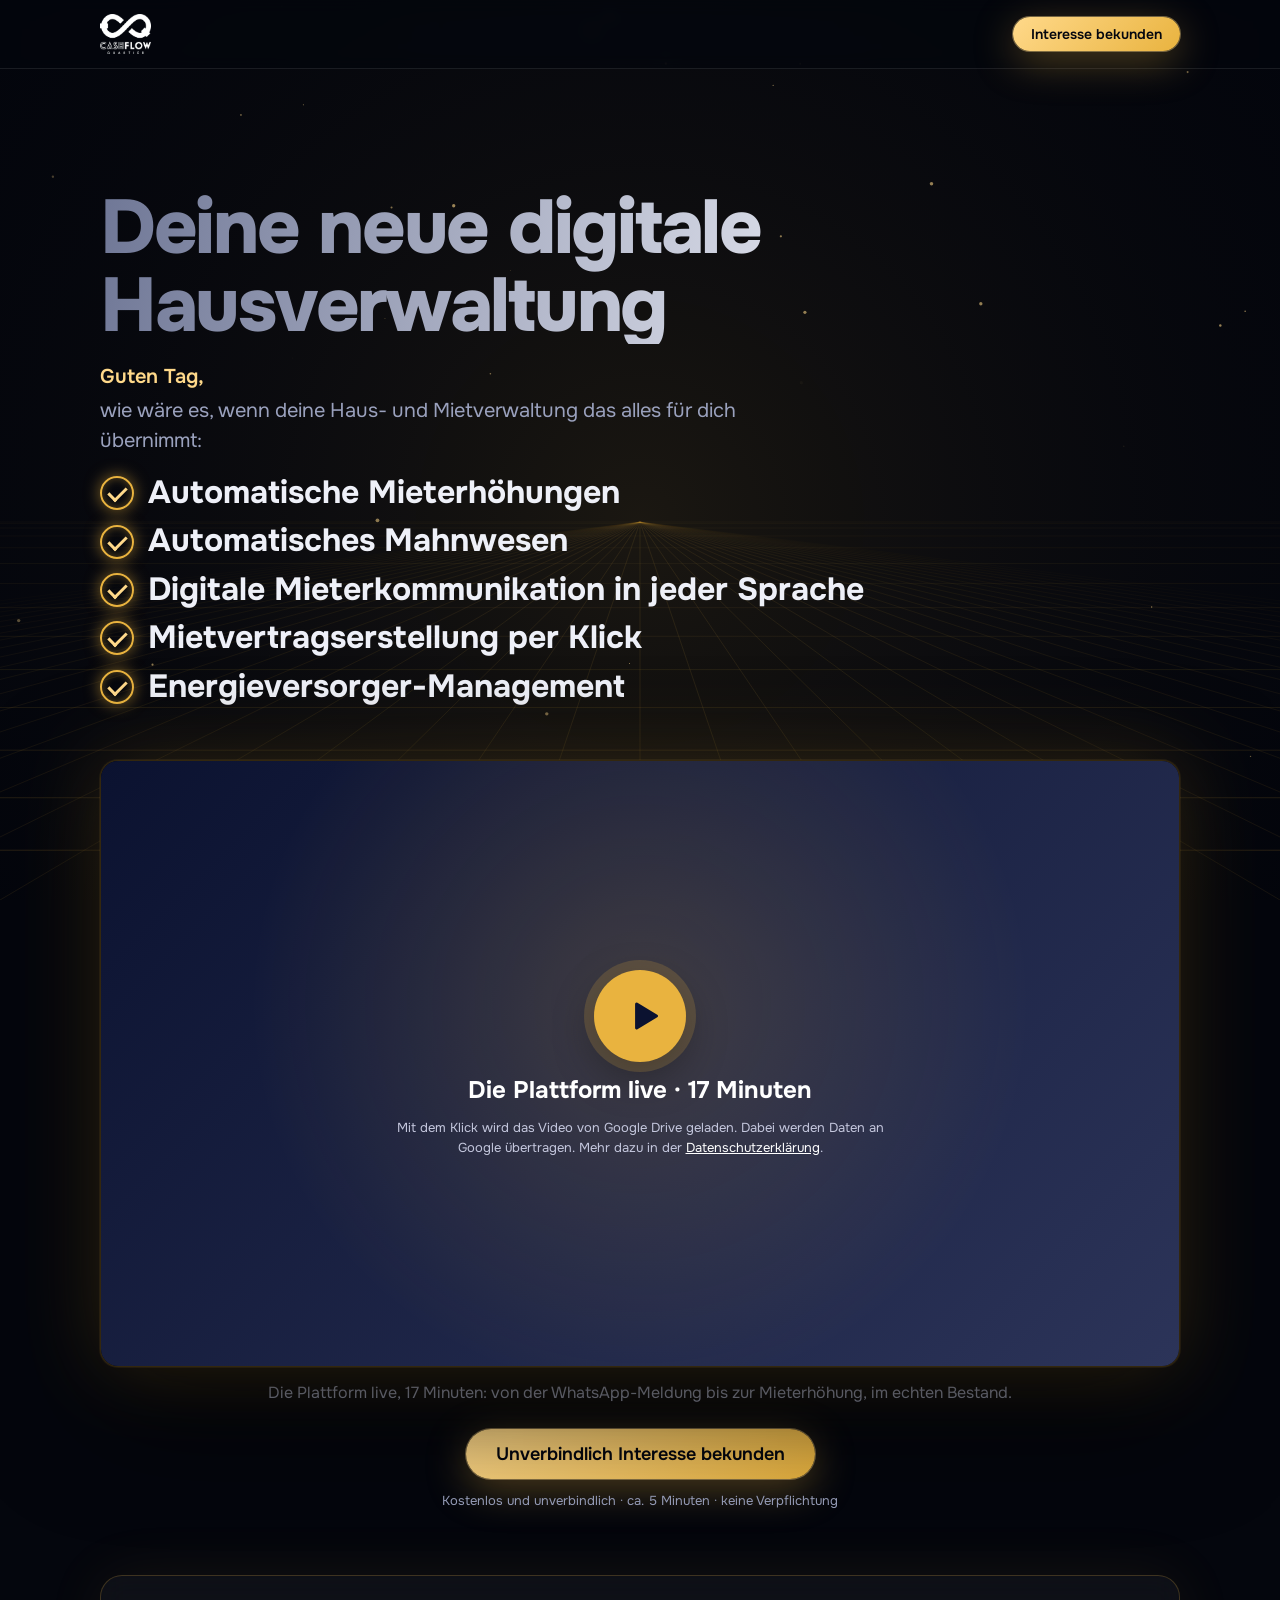
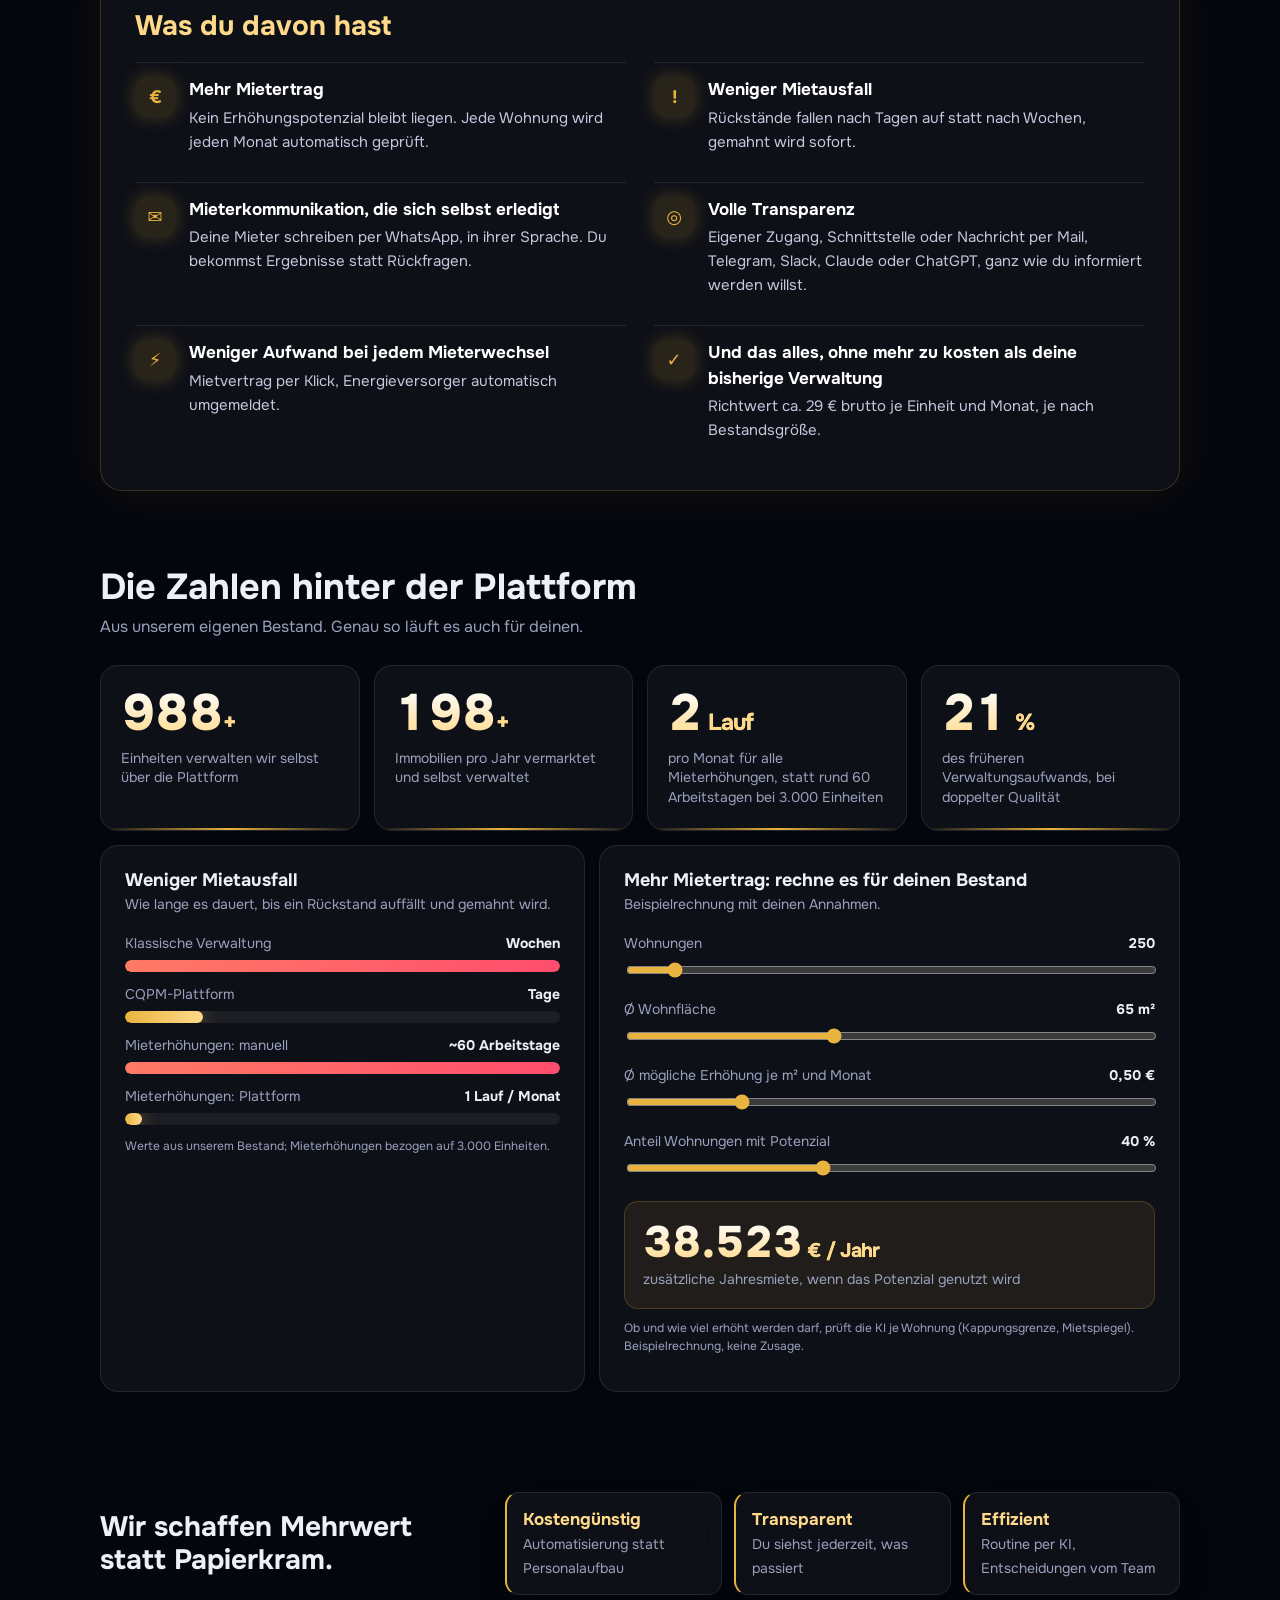
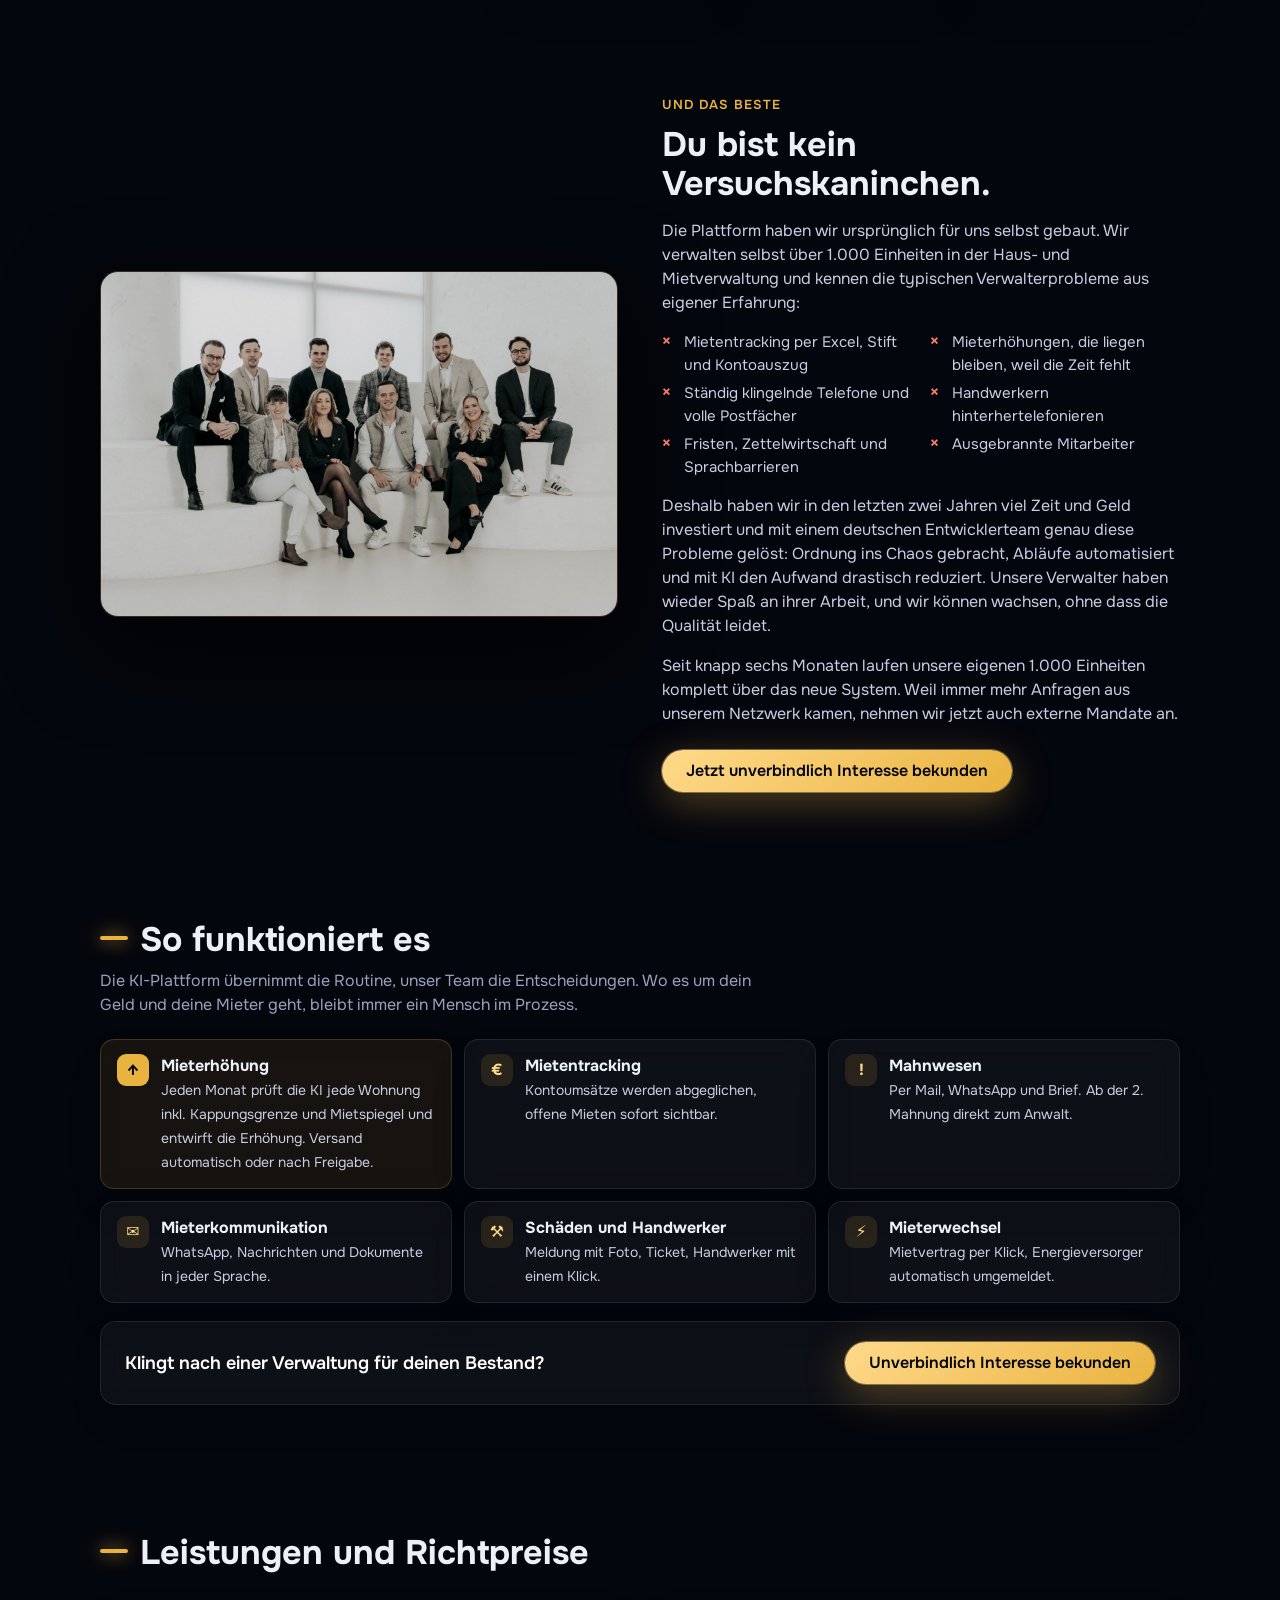
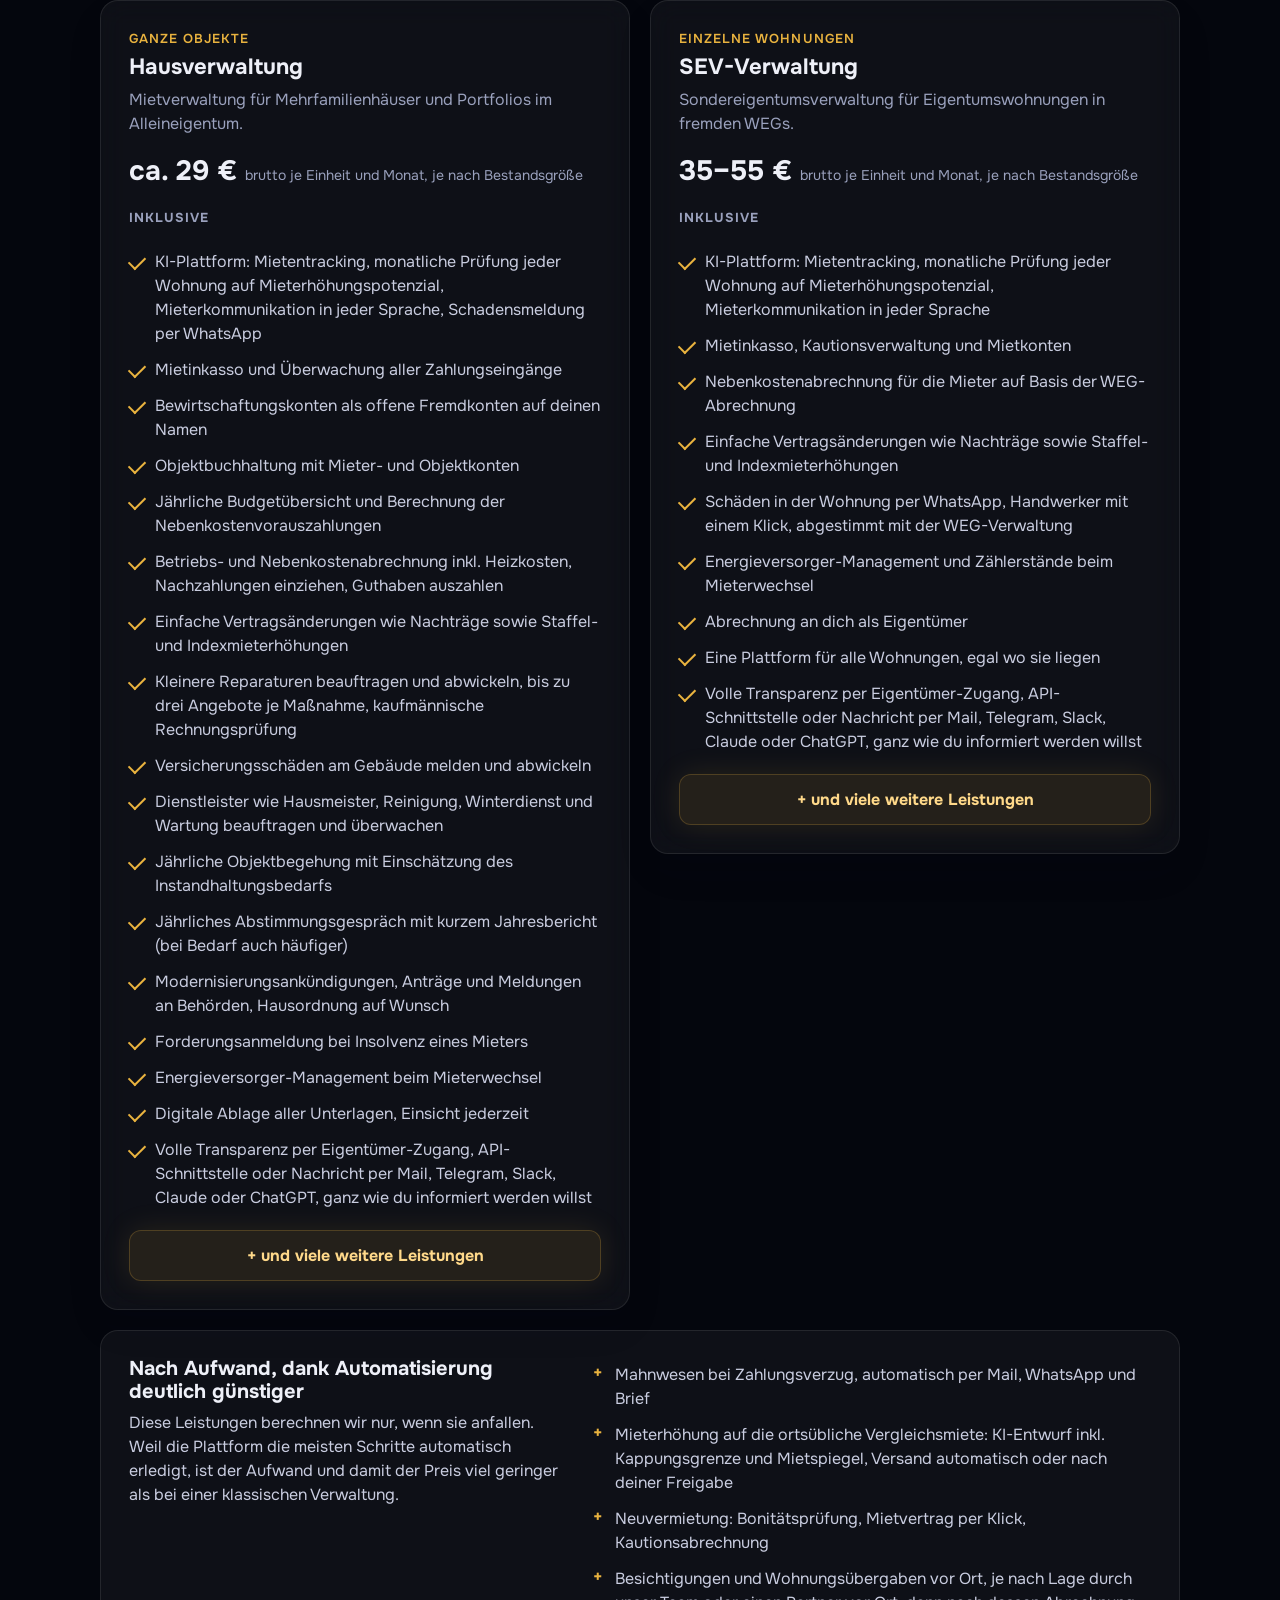
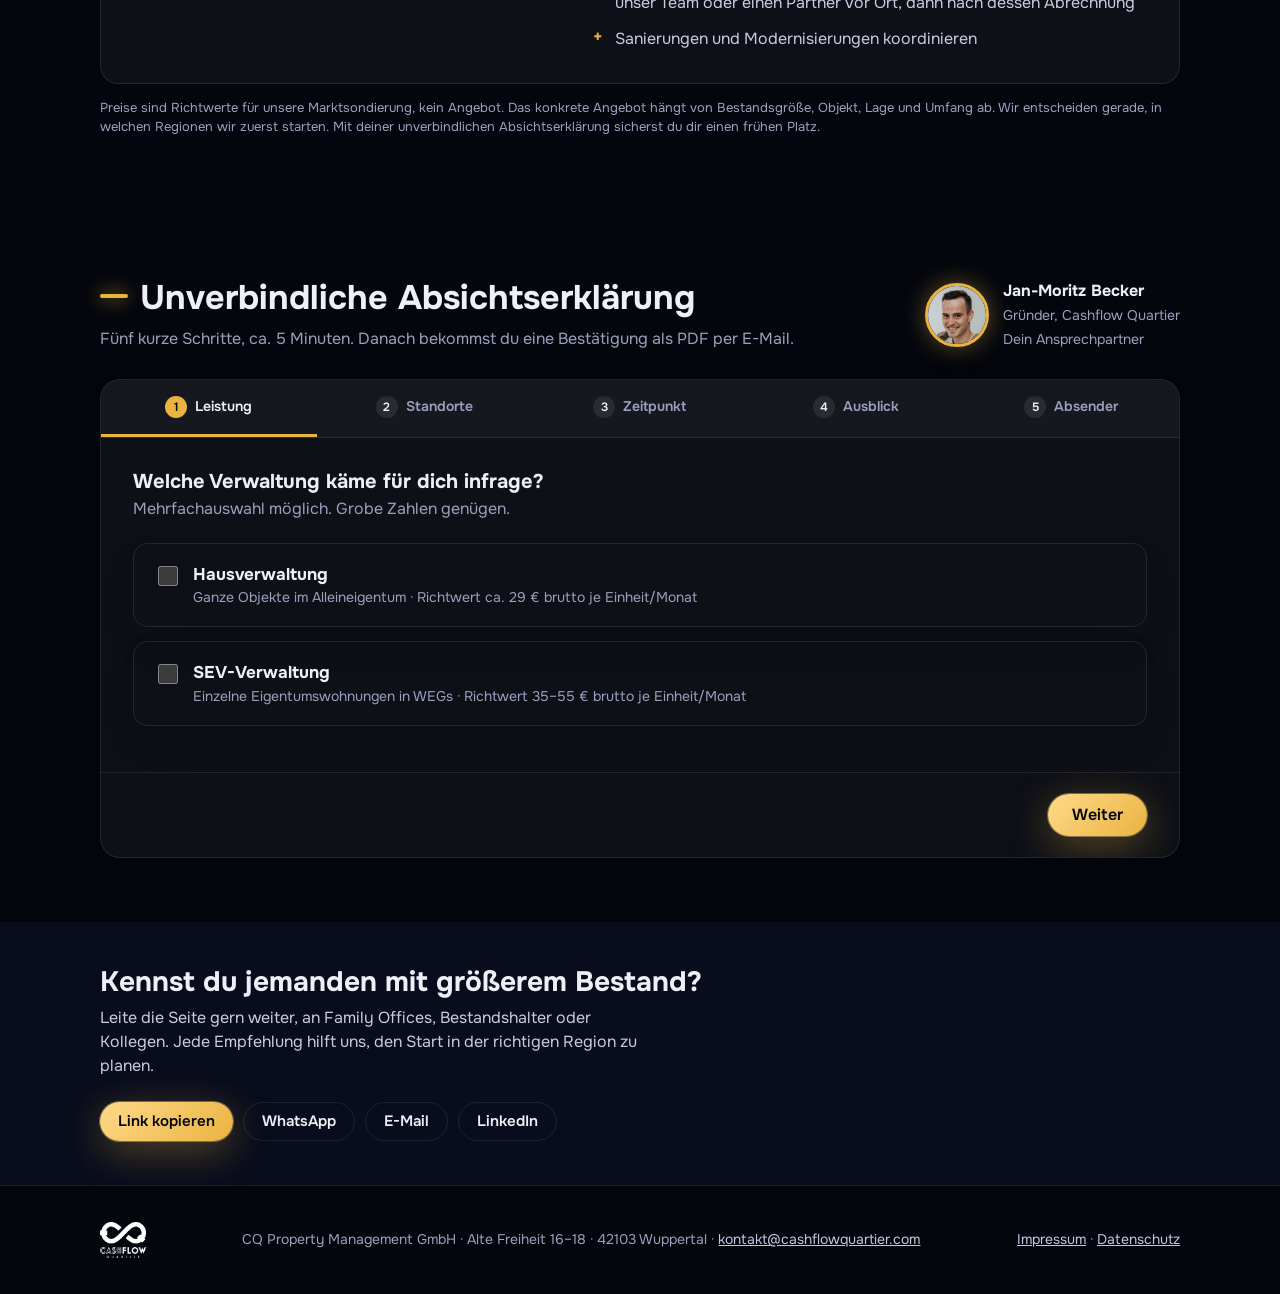
<file: loi-seite/cinematic.html>
<!doctype html>
<html lang="de">
<head>
<meta charset="utf-8">
<meta name="viewport" content="width=device-width, initial-scale=1">
<title>CQ Property Management – Unverbindliche Absichtserklärung (Cinematic)</title>
<meta name="description" content="Deine neue digitale Hausverwaltung: automatische Mieterhöhungen, automatisches Mahnwesen und Mieterkommunikation, die sich selbst erledigt. Unverbindlich Interesse bekunden.">
<meta name="robots" content="noindex, nofollow">
<style>
@font-face{font-family:Onest;font-weight:400;font-display:swap;src:url(assets/fonts/onest-latin-400-normal.woff2) format("woff2")}
@font-face{font-family:Onest;font-weight:600;font-display:swap;src:url(assets/fonts/onest-latin-600-normal.woff2) format("woff2")}
@font-face{font-family:Onest;font-weight:700;font-display:swap;src:url(assets/fonts/onest-latin-700-normal.woff2) format("woff2")}
:root{
  --navy:#0b1230; --navy-2:#2c3459; --gold:#e9b33f; --gold-soft:#fbf1da;
  --ink:#0b1230; --muted:#646a80; --line:#e3e5ec; --bg:#ffffff; --bg-2:#f4f5f8;
  --ok:#2f9e5b; --err:#c2412d; --r:14px;
}
*{box-sizing:border-box}
html{scroll-behavior:smooth}
body{margin:0;font-family:Onest,system-ui,-apple-system,Segoe UI,Roboto,sans-serif;color:var(--ink);background:var(--bg);line-height:1.5;-webkit-font-smoothing:antialiased}
a{color:inherit}
.wrap{max-width:1120px;margin:0 auto;padding:0 20px}
.btn{display:inline-flex;align-items:center;gap:10px;border:0;border-radius:999px;padding:13px 24px;font:600 16px/1 Onest,sans-serif;cursor:pointer;text-decoration:none;transition:transform .15s,box-shadow .15s,background .15s}
.btn-gold{background:var(--gold);color:var(--navy)}
.btn-gold:hover{transform:translateY(-1px);box-shadow:0 8px 24px rgba(233,179,63,.35)}
.btn-ghost{background:transparent;color:var(--navy);border:1.5px solid var(--line)}
.btn-ghost:hover{border-color:var(--navy)}
.btn[disabled]{opacity:.5;cursor:not-allowed;transform:none;box-shadow:none}
.eyebrow{font-weight:600;font-size:13px;letter-spacing:.08em;text-transform:uppercase;color:var(--muted)}
h1,h2,h3{line-height:1.15;margin:0}
h2{font-size:clamp(26px,3.2vw,34px);font-weight:700}
.bar{display:inline-block;width:28px;height:4px;background:var(--gold);border-radius:2px;vertical-align:middle;margin-right:12px;transform:translateY(-4px)}

/* header */
header{position:sticky;top:0;z-index:20;background:rgba(255,255,255,.92);backdrop-filter:blur(8px);border-bottom:1px solid var(--line)}
header .wrap{display:flex;align-items:center;justify-content:space-between;height:68px}
header img{height:40px;display:block}
header .btn{padding:10px 18px;font-size:14px}

/* hero */
.hero{padding:56px 0 40px}
.hero .wrap{display:grid;grid-template-columns:1.05fr 1fr;gap:48px;align-items:center}
.hero h1{font-size:clamp(34px,4.6vw,52px);font-weight:700;letter-spacing:-.01em}
.hero h1 mark{background:linear-gradient(transparent 62%,var(--gold) 62%);color:inherit;padding:0 2px}
.hero p.lead{font-size:18px;color:var(--muted);margin:20px 0 28px;max-width:520px}
.hero .greet{display:none;margin:0 0 14px;font-weight:600;color:var(--navy)}
.hero .ctas{display:flex;gap:12px;flex-wrap:wrap}
.hero figure{margin:0;border-radius:18px;overflow:hidden;box-shadow:0 20px 50px rgba(11,18,48,.12)}
.hero figure img{display:block;width:100%;height:auto}
.trust{display:flex;gap:10px;flex-wrap:wrap;margin-top:22px}
.trust span{background:var(--bg-2);border-radius:999px;padding:6px 14px;font-size:13px;color:var(--navy-2)}

/* hero automation card */
.auto{background:var(--navy);color:#fff;border-radius:20px;padding:26px 26px 18px;box-shadow:0 20px 50px rgba(11,18,48,.18)}
.auto-head{font-weight:600;font-size:14px;letter-spacing:.06em;text-transform:uppercase;color:var(--gold);margin-bottom:10px}
.auto ul{list-style:none;margin:0;padding:0}
.auto li{display:flex;gap:14px;align-items:flex-start;padding:12px 0;border-top:1px solid rgba(255,255,255,.1)}
.auto li:first-child{border-top:0}
.auto i{flex:none;width:34px;height:34px;border-radius:10px;background:rgba(233,179,63,.16);color:var(--gold);display:grid;place-items:center;font-style:normal;font-weight:700}
.auto b{display:block;font-size:16px}
.auto span{display:block;font-size:14px;color:#c4c7dd;line-height:1.4}
/* benefits */
.benefits .intro{color:var(--muted);max-width:680px;margin:12px 0 0;font-size:17px}
.benefits .grid{display:grid;grid-template-columns:repeat(2,1fr);gap:20px;margin-top:28px}
.benefits .card h3{font-size:20px;margin:0 0 8px}
.benefits .card p{margin:0;color:var(--navy-2)}
.benefits .card{border-top:4px solid var(--gold)}
/* team */
.team{display:grid;grid-template-columns:1fr 1fr;gap:44px;align-items:center}
.team figure{margin:0;border-radius:18px;overflow:hidden}
.team figure img{display:block;width:100%;height:auto}
.team p{color:var(--navy-2)}
.stat b{font-size:26px}
/* hero claims + gains */
.hero h1.claims{font-size:clamp(28px,3.3vw,40px);display:flex;flex-direction:column;gap:2px}
.values{display:flex;gap:8px;flex-wrap:wrap;margin:0 0 26px}
.values span{border:1.5px solid var(--gold);color:var(--navy);border-radius:999px;padding:6px 14px;font-weight:600;font-size:14px}
.gains{background:var(--navy);color:#fff;border-radius:20px;padding:26px;box-shadow:0 20px 50px rgba(11,18,48,.18);display:grid;gap:4px}
.gains-head{font-weight:600;font-size:14px;letter-spacing:.06em;text-transform:uppercase;color:var(--gold);margin-bottom:6px}
.gain{padding:14px 0;border-top:1px solid rgba(255,255,255,.1)}
.gain b{display:block;font-size:18px;margin-bottom:2px}
.gain span{color:#c4c7dd;font-size:15px;line-height:1.45}
.gains-foot{margin-top:8px;padding-top:14px;border-top:1px solid rgba(255,255,255,.1);font-size:13px;color:#9aa0bb}
/* how */
.how .intro{color:var(--muted);max-width:680px;margin:12px 0 0;font-size:17px}
.how .grid{display:grid;grid-template-columns:repeat(3,1fr);gap:18px;margin:28px 0 22px}
.how .card{padding:24px}
.how .card i{width:36px;height:36px;border-radius:10px;background:var(--gold-soft);color:var(--navy);display:grid;place-items:center;font-style:normal;font-weight:700;margin-bottom:12px}
.how .card h3{font-size:18px;margin:0 0 6px}
.how .card p{margin:0;color:var(--navy-2);font-size:15px}
.how .card.feat{background:var(--gold-soft);border-color:var(--gold)}
.how .card.feat i{background:var(--gold)}
/* values band, cta, pains */
.values-band{background:var(--bg-2);padding-block:56px}
.values-band h2{text-align:left}
.values3{display:grid;grid-template-columns:repeat(3,1fr);gap:18px;margin-top:24px}
.values3 div{background:#fff;border-radius:16px;padding:22px;border-top:4px solid var(--gold)}
.values3 b{display:block;font-size:20px;margin-bottom:6px}
.values3 span{color:var(--navy-2)}
.cta-line{display:flex;justify-content:space-between;align-items:center;gap:16px;flex-wrap:wrap;background:var(--navy);color:#fff;border-radius:16px;padding:20px 24px;margin-top:6px}
.cta-line span{font-weight:600;font-size:18px}
.btn-ghost.on-dark{color:#fff;border-color:rgba(255,255,255,.35)}
.btn-ghost.on-dark:hover{border-color:#fff}
.pains{margin:6px 0 16px;padding:0;list-style:none;display:grid;grid-template-columns:1fr 1fr;gap:6px 18px}
.pains li{position:relative;padding-left:22px;color:var(--navy-2);font-size:15px}
.pains li:before{content:"×";position:absolute;left:0;top:-1px;color:var(--err);font-weight:700}
.gains-foot b{color:var(--gold);font-size:16px}
/* hero layout */
.hero .wrap{grid-template-areas:"text gains" "cta gains";grid-template-rows:auto 1fr;row-gap:28px}
.h-text{grid-area:text}.gains{grid-area:gains;align-self:center}.h-cta{grid-area:cta}
.hero .greet{display:block;margin:14px 0 4px;font-size:18px}
.ask{font-size:20px;color:var(--navy-2);margin:0 0 14px;max-width:520px}
.micro{font-size:13px;color:var(--muted);margin:12px 0 0}
.btn svg{flex:none}
/* stats */
.stats{display:grid;grid-template-columns:repeat(4,1fr);gap:14px;margin:8px 0 0}
.stat{background:var(--bg-2);border-radius:var(--r);padding:20px}
.stat b{display:block;font-size:30px;font-weight:700}
.stat b.g{color:var(--gold)}
.stat span{font-size:14px;color:var(--muted)}

section{padding:64px 0}
.video{background:var(--navy);color:#fff}
.video .wrap{display:grid;grid-template-columns:1fr 1.5fr;gap:40px;align-items:center}
.video p{color:#c4c7dd}
.video .frame{position:relative;padding-top:56.25%;border-radius:16px;overflow:hidden;background:#000;box-shadow:0 20px 50px rgba(0,0,0,.35)}
.video iframe{position:absolute;inset:0;width:100%;height:100%;border:0}
.video .eyebrow{color:var(--gold)}

/* services */
.services .grid{display:grid;grid-template-columns:1fr 1fr;gap:20px;margin-top:28px}
.card{border:1px solid var(--line);border-radius:18px;padding:28px;background:#fff}
.card h3{font-size:22px;margin:6px 0 8px}
.card .price{font-size:28px;font-weight:700;margin:14px 0 2px}
.card .price small{font-size:14px;font-weight:400;color:var(--muted)}
.card ul{margin:16px 0 0;padding:0;list-style:none}
.card li{padding:6px 0 6px 26px;position:relative;color:var(--navy-2)}
.card li:before{content:"";position:absolute;left:0;top:12px;width:14px;height:8px;border-left:2.5px solid var(--gold);border-bottom:2.5px solid var(--gold);transform:rotate(-45deg)}
.note{font-size:13px;color:var(--muted);margin-top:14px}

/* why loi */
.why{background:var(--bg-2)}
.why .grid{display:grid;grid-template-columns:repeat(3,1fr);gap:20px;margin-top:28px}
.why .card{border:0}
.why .num{width:36px;height:36px;border-radius:50%;background:var(--gold);color:var(--navy);display:grid;place-items:center;font-weight:700}

/* form */
.loi .head{display:grid;grid-template-columns:1fr auto;gap:30px;align-items:end;margin-bottom:28px}
.person{display:flex;gap:14px;align-items:center}
.person img{width:64px;height:64px;border-radius:50%;object-fit:cover;border:3px solid var(--gold)}
.person b{display:block}
.person span{font-size:14px;color:var(--muted)}
.formbox{border:1px solid var(--line);border-radius:20px;overflow:hidden;box-shadow:0 10px 40px rgba(11,18,48,.06)}
.steps{display:flex;background:var(--bg-2);border-bottom:1px solid var(--line);overflow-x:auto}
.steps button{flex:1;min-width:130px;border:0;background:none;padding:16px 12px;font:600 14px Onest,sans-serif;color:var(--muted);cursor:pointer;border-bottom:3px solid transparent;white-space:nowrap}
.steps button .n{display:inline-grid;place-items:center;width:22px;height:22px;border-radius:50%;background:#dcdfe8;color:var(--navy);font-size:12px;margin-right:8px}
.steps button.on{color:var(--navy);border-bottom-color:var(--gold)}
.steps button.on .n,.steps button.past .n{background:var(--gold)}
.pane{display:none;padding:32px}
.pane.on{display:block}
.pane h3{font-size:20px;margin-bottom:4px}
.pane .sub{color:var(--muted);margin:0 0 22px}
.row{display:grid;gap:16px;grid-template-columns:repeat(2,1fr);margin-bottom:16px}
.row.three{grid-template-columns:repeat(3,1fr)}
label.f{display:block;font-size:14px;font-weight:600;margin-bottom:6px}
label.f em{font-style:normal;font-weight:400;color:var(--muted)}
input[type=text],input[type=email],input[type=tel],input[type=number],select,textarea{width:100%;font:16px Onest,sans-serif;color:var(--ink);padding:12px 14px;border:1.5px solid var(--line);border-radius:10px;background:#fff;outline:none;transition:border .15s}
input:focus,select:focus,textarea:focus{border-color:var(--navy)}
.invalid{border-color:var(--err)!important}
.svc{border:1.5px solid var(--line);border-radius:14px;padding:18px 20px;margin-bottom:14px;transition:border .15s,background .15s}
.svc.on{border-color:var(--gold);background:#fffcf4}
.svc .top{display:flex;gap:12px;align-items:flex-start;cursor:pointer}
.svc .top input{margin-top:4px;width:20px;height:20px;accent-color:var(--navy)}
.svc .top b{font-size:17px}
.svc .top span{display:block;font-size:14px;color:var(--muted)}
.svc .body{display:none;margin-top:16px;padding-top:16px;border-top:1px dashed var(--line)}
.svc.on .body{display:block}
.chips{display:flex;gap:8px;flex-wrap:wrap}
.chips label{cursor:pointer}
.chips input{position:absolute;opacity:0;pointer-events:none}
.chips span{display:inline-block;padding:9px 16px;border:1.5px solid var(--line);border-radius:999px;font-size:14px;transition:all .15s}
.chips input:checked+span{background:var(--navy);border-color:var(--navy);color:#fff}
.chips input:focus-visible+span{outline:2px solid var(--gold);outline-offset:2px}
table.loc{width:100%;border-collapse:separate;border-spacing:0 8px}
table.loc th{text-align:left;font-size:13px;color:var(--muted);font-weight:600;padding:0 6px}
table.loc td{padding:0 6px}
table.loc td:last-child{width:44px}
table.loc td:nth-child(1){width:110px}
table.loc td:nth-child(3){width:120px}
table.loc td:nth-child(4){width:190px}
table.loc td:nth-child(5){width:140px}
.del{border:0;background:var(--bg-2);border-radius:8px;width:38px;height:44px;cursor:pointer;font-size:18px;color:var(--muted)}
.add{margin-top:6px;border:1.5px dashed var(--line);background:none;border-radius:10px;padding:10px 16px;font:600 14px Onest,sans-serif;cursor:pointer;color:var(--navy)}
.sumline{margin-top:14px;font-size:14px;color:var(--muted)}
.sumline b{color:var(--navy)}
.check{display:flex;gap:12px;align-items:flex-start;margin:12px 0;font-size:14px;color:var(--navy-2)}
.check input{width:18px;height:18px;margin-top:2px;accent-color:var(--navy);flex:none}
.legal{background:var(--gold-soft);border-radius:12px;padding:16px 18px;font-size:14px;color:var(--navy-2);margin:6px 0 18px}
.nav{display:flex;justify-content:space-between;align-items:center;padding:20px 32px;border-top:1px solid var(--line);background:#fff}
.nav .msg{color:var(--err);font-size:14px}
.scale{display:flex;gap:8px}
.scale label{flex:1}
.scale span{display:block;text-align:center}
.hint{font-size:13px;color:var(--muted);margin-top:6px}

/* done */
.done{display:none;padding:40px 32px}
.done.on{display:block}
.done .ok{width:56px;height:56px;border-radius:50%;background:var(--ok);display:grid;place-items:center;margin-bottom:16px}
.summary{background:var(--bg-2);border-radius:14px;padding:20px 24px;margin:20px 0;font-size:15px}
.summary dl{display:grid;grid-template-columns:220px 1fr;gap:6px 16px;margin:0}
.summary dt{color:var(--muted)}
.summary dd{margin:0;font-weight:600}

footer{background:var(--navy);color:#9aa0bb;padding:36px 0;font-size:14px}
footer .wrap{display:flex;justify-content:space-between;gap:20px;flex-wrap:wrap;align-items:center}
footer img{height:36px}
footer a{color:#c4c7dd}

@media (max-width:900px){
  .hero .wrap{grid-template-areas:"text" "gains" "cta";grid-template-rows:auto}
  .hero .wrap,.video .wrap,.services .grid,.how .grid,.team,.loi .head,.values3,.pains{grid-template-columns:1fr}
  .stats{grid-template-columns:repeat(2,1fr)}
  .hero{padding-top:32px}
}
@media (max-width:640px){
  .wrap{padding:0 16px}
  .row,.row.three{grid-template-columns:1fr}
  .pane{padding:22px 18px}
  .nav{padding:16px 18px}
  .summary dl{grid-template-columns:1fr}
  table.loc thead{display:none}
  table.loc tr{display:grid;grid-template-columns:1fr 1fr;gap:8px;padding:10px;background:var(--bg-2);border-radius:12px;margin-bottom:10px}
  table.loc td{padding:0}
  table.loc td:last-child{width:auto}
}
@media print{
  header,section,footer,.steps,.nav,.done .actions{display:none!important}
  #loi,.loi .wrap,.formbox,.done{display:block!important;box-shadow:none;border:0;padding:0}
  .loi .head{display:none}
  .print-head{display:flex!important}
}
.print-head{display:none;justify-content:space-between;align-items:center;margin-bottom:20px}
.print-head img{height:44px}

/* ===== Aufbau v5 ===== */
.hero2{padding-block:48px 24px}
.kicker{font-size:clamp(26px,3.4vw,40px);font-weight:700;color:#9097ad;line-height:1.15;margin:0 0 18px;letter-spacing:-.01em}
.hero2 .greet{display:block;font-size:20px;font-weight:600;margin:0 0 4px}
.ask{font-size:20px;color:var(--navy-2);margin:0 0 18px;max-width:640px}
.checks{list-style:none;margin:0;padding:0;display:grid;gap:10px}
.checks li{display:flex;align-items:center;gap:14px;font-size:clamp(22px,2.6vw,32px);font-weight:700;line-height:1.2;color:var(--navy)}
.ck{flex:none;width:34px;height:34px;border-radius:50%;background:var(--gold);position:relative}
.ck:after{content:"";position:absolute;left:12px;top:7px;width:8px;height:15px;border:solid var(--navy);border-width:0 3.5px 3.5px 0;transform:rotate(45deg)}
.vid{padding-block:24px 56px}
.player{position:relative;aspect-ratio:16/9;max-width:100%;border-radius:18px;overflow:hidden;background:var(--navy);box-shadow:0 24px 60px rgba(11,18,48,.22)}
.player iframe,.player video{position:absolute;inset:0;width:100%;height:100%;border:0;background:#000}
.vid-cap{text-align:center;color:var(--muted);margin:14px 0 0}
.center-cta{text-align:center;margin-top:24px}
.btn-lg{padding:16px 30px;font-size:18px}
.gains2{padding-block:8px 56px}
.gains-box{background:var(--navy);color:#fff;border-radius:22px;padding:34px}
.gains-box h2{color:var(--gold);font-size:clamp(22px,2.6vw,28px);margin:0 0 20px}
.glist{display:grid;grid-template-columns:repeat(2,1fr);gap:14px 28px}
.g{display:flex;gap:14px;align-items:flex-start;padding:14px 0;border-top:1px solid rgba(255,255,255,.1)}
.g b{display:block;font-size:17px;margin-bottom:3px}
.g span:not(.gi){color:#c4c7dd;font-size:15px;line-height:1.45}
.gi{flex:none;width:40px;height:40px;border-radius:12px;background:rgba(233,179,63,.16);color:var(--gold);display:grid;place-items:center;font-weight:700;font-size:18px}
.g.in{animation:rise .6s ease both;animation-delay:var(--d,0s)}
.g.in .gi{animation:pop .7s ease both;animation-delay:calc(var(--d,0s) + .15s)}
@keyframes rise{from{opacity:0;transform:translateY(16px)}to{opacity:1;transform:none}}
@keyframes pop{0%{transform:scale(.6)}60%{transform:scale(1.15)}100%{transform:scale(1)}}
.values2{background:var(--bg-2);padding-block:36px}
.values2 .wrap{display:flex;align-items:center;gap:28px;flex-wrap:wrap}
.values2 h2{font-size:clamp(22px,2.4vw,28px);flex:1 1 300px}
.vrow{display:flex;gap:12px;flex-wrap:wrap;flex:2 1 520px}
.vrow div{flex:1 1 150px;background:#fff;border-radius:14px;padding:14px 16px;border-left:4px solid var(--gold)}
.vrow b{display:block;font-size:17px}
.vrow span{font-size:14px;color:var(--muted)}
.how2 .intro{color:var(--muted);max-width:680px;margin:10px 0 0}
.tiles{display:grid;grid-template-columns:repeat(3,1fr);gap:12px;margin:22px 0 18px}
.t{display:flex;gap:12px;align-items:flex-start;border:1px solid var(--line);border-radius:14px;padding:14px 16px}
.t.feat{background:var(--gold-soft);border-color:var(--gold)}
.ti{flex:none;width:32px;height:32px;border-radius:9px;background:var(--gold-soft);display:grid;place-items:center;font-weight:700}
.t.feat .ti{background:var(--gold)}
.t b{display:block;font-size:16px}
.t span:not(.ti){font-size:14px;color:var(--navy-2);line-height:1.4}
.incl{font-weight:600;margin:14px 0 0;color:var(--navy)}
@media (max-width:900px){.glist,.tiles{grid-template-columns:1fr}}
@media (prefers-reduced-motion:reduce){.g.in,.g.in .gi{animation:none}}

/* ===== Hover-Effekte und weiche Schatten =====
   Anklickbares wird beim Drüberfahren leicht größer; Kästen haben mehrlagige, weiche Schatten. */
:root{--shadow-soft:0 1px 2px rgba(11,18,48,.04),0 6px 16px rgba(11,18,48,.05),0 18px 40px rgba(11,18,48,.06);
      --shadow-lift:0 2px 4px rgba(11,18,48,.05),0 12px 28px rgba(11,18,48,.08),0 30px 60px rgba(11,18,48,.08)}
.btn{transition:transform .2s cubic-bezier(.2,.7,.2,1),box-shadow .2s,background .2s,border-color .2s}
.btn:hover{transform:scale(1.045)}
.btn-gold:hover{transform:scale(1.045);box-shadow:0 10px 28px rgba(233,179,63,.38)}
.btn:active{transform:scale(.98)}
.btn[disabled]:hover{transform:none}
.chips span{transition:transform .18s cubic-bezier(.2,.7,.2,1),background .15s,border-color .15s,color .15s}
.chips label:hover span{transform:scale(1.06);border-color:var(--navy-2)}
.steps button{transition:transform .18s,color .15s}
.steps button:hover{transform:scale(1.04)}
.svc{transition:transform .2s cubic-bezier(.2,.7,.2,1),box-shadow .2s,border-color .15s,background .15s}
.svc:hover{transform:scale(1.01)}
.add,.del{transition:transform .18s}
.add:hover,.del:hover{transform:scale(1.06)}
header img{transition:transform .2s}
header a:hover img{transform:scale(1.04)}
footer a{transition:color .15s}
.card,.t,.vrow div,.values3 div,.gains-box,.formbox,.player,.team figure,.cta-line,.svc{box-shadow:var(--shadow-soft)}
.card,.t,.vrow div{border-color:rgba(11,18,48,.06);transition:transform .25s cubic-bezier(.2,.7,.2,1),box-shadow .25s}
.card:hover,.t:hover,.vrow div:hover{transform:translateY(-3px);box-shadow:var(--shadow-lift)}
.gains-box{box-shadow:0 2px 6px rgba(11,18,48,.08),0 20px 50px rgba(11,18,48,.18),0 40px 90px rgba(11,18,48,.12)}
.formbox{box-shadow:0 2px 6px rgba(11,18,48,.04),0 16px 40px rgba(11,18,48,.07),0 40px 80px rgba(11,18,48,.06);border-color:rgba(11,18,48,.06)}
.team figure{box-shadow:0 4px 10px rgba(11,18,48,.06),0 24px 60px rgba(11,18,48,.12)}
.person img{box-shadow:0 6px 18px rgba(11,18,48,.15)}
@media (hover:none){.btn:hover,.chips label:hover span,.steps button:hover,.svc:hover,.card:hover,.t:hover,.vrow div:hover{transform:none}}
@media (prefers-reduced-motion:reduce){.btn,.chips span,.svc,.card,.t,.vrow div{transition:none}.btn:hover,.card:hover,.t:hover,.vrow div:hover,.svc:hover,.chips label:hover span{transform:none}}

.sub-h{margin:16px 0 0;font-weight:700;font-size:13px;letter-spacing:.08em;text-transform:uppercase;color:var(--muted)}
.services .grid{align-items:start}
.extra{margin-top:20px;display:grid;grid-template-columns:1fr 1.3fr;gap:28px;align-items:start;background:var(--bg-2);border-radius:18px;padding:26px 28px}
.extra h3{font-size:20px;margin:0 0 8px}
.extra p{margin:0;color:var(--navy-2)}
.extra ul{margin:0;padding:0;list-style:none}
.extra li{padding:6px 0 6px 26px;position:relative;color:var(--navy-2)}
.extra li:before{content:"+";position:absolute;left:4px;top:4px;font-weight:700;color:var(--gold)}
@media (max-width:900px){.extra{grid-template-columns:1fr}}

.consent{position:absolute;inset:0;display:flex;flex-direction:column;align-items:center;justify-content:center;gap:10px;text-align:center;padding:24px;color:#fff;
  background:radial-gradient(circle at 50% 40%,rgba(233,179,63,.18),transparent 60%),linear-gradient(135deg,#0b1230,#2c3459)}
.consent b{font-size:clamp(18px,2.4vw,24px)}
.consent span{font-size:13px;color:#c4c7dd;max-width:520px}
.consent a{color:#fff}
.play{width:92px;height:92px;border-radius:50%;border:0;background:var(--gold);color:var(--navy);display:grid;place-items:center;cursor:pointer;
  box-shadow:0 0 0 10px rgba(233,179,63,.18),0 14px 40px rgba(0,0,0,.35);transition:transform .2s cubic-bezier(.2,.7,.2,1),box-shadow .2s}
.play svg{margin-left:6px}
.play:hover{transform:scale(1.08);box-shadow:0 0 0 14px rgba(233,179,63,.22),0 18px 50px rgba(0,0,0,.4)}
.play:focus-visible{outline:3px solid #fff;outline-offset:4px}

.share{background:var(--bg-2);padding-block:44px}
.share .wrap{display:flex;justify-content:space-between;align-items:center;gap:24px;flex-wrap:wrap}
.share h2{font-size:clamp(22px,2.4vw,28px)}
.share p{color:var(--navy-2);max-width:560px;margin:8px 0 0}
.share-btns{display:flex;gap:10px;flex-wrap:wrap}
.share-btns .btn{padding:11px 18px;font-size:15px}

.more-btn{margin-top:14px;width:100%;border:0;border-radius:12px;padding:14px 18px;background:var(--navy);color:#fff;font:700 16px Onest,sans-serif;cursor:pointer;
  transition:transform .2s cubic-bezier(.2,.7,.2,1),box-shadow .2s;box-shadow:0 8px 22px rgba(11,18,48,.18)}
.more-btn:hover{transform:scale(1.03);box-shadow:0 12px 30px rgba(11,18,48,.25)}
.more-btn[aria-expanded="true"]{background:var(--gold);color:var(--navy)}
.more-list{margin:10px 0 0;padding:0;list-style:none}
.more-list li{padding:6px 0 6px 26px;position:relative;color:var(--navy-2)}
.more-list li:before{content:"";position:absolute;left:0;top:12px;width:14px;height:8px;border-left:2.5px solid var(--gold);border-bottom:2.5px solid var(--gold);transform:rotate(-45deg)}
</style>
<link rel="stylesheet" href="assets/cinematic.css">
</head>
<body>

<header>
  <div class="wrap">
    <img src="assets/logo_navy.png" alt="Cashflow Quartier">
    <a class="btn btn-gold" href="#loi">Interesse bekunden</a>
  </div>
</header>

<div class="hero2">
  <div class="wrap">
    <p class="kicker">Deine neue digitale Hausverwaltung</p>
    <p class="greet" id="greet">Guten Tag,</p>
    <p class="ask">wie wäre es, wenn deine Haus- und Mietverwaltung das alles für dich übernimmt:</p>
    <ul class="checks">
      <li><span class="ck" aria-hidden="true"></span>Automatische Mieterhöhungen</li>
      <li><span class="ck" aria-hidden="true"></span>Automatisches Mahnwesen</li>
      <li><span class="ck" aria-hidden="true"></span>Digitale Mieterkommunikation in jeder Sprache</li>
      <li><span class="ck" aria-hidden="true"></span>Mietvertragserstellung per Klick</li>
      <li><span class="ck" aria-hidden="true"></span>Energieversorger-Management</li>
    </ul>
  </div>
</div>

<section class="vid" id="video">
  <div class="wrap">
    <!-- Video-Quelle: data-mp4 (eigene Datei, startet mit einem Klick, ohne Drittanbieter) hat Vorrang,
         dann data-vimeo (Vimeo-ID, startet nach dem Klick automatisch), sonst Google Drive (Player muss einmal mehr geklickt werden). -->
    <div class="player" id="player" data-mp4="" data-poster="" data-vimeo="" data-src="https://drive.google.com/file/d/1pEjXcwP1N7CeqUmhcbfCx8Wmm3FesHrv/preview">
      <div class="consent">
        <button type="button" class="play" id="playBtn" aria-label="Video laden und abspielen">
          <svg width="38" height="38" viewBox="0 0 24 24" aria-hidden="true" fill="currentColor"><path d="M7 4.5v15a1 1 0 0 0 1.5.86l12.5-7.5a1 1 0 0 0 0-1.72L8.5 3.64A1 1 0 0 0 7 4.5z"/></svg>
        </button>
        <b>Die Plattform live · 17 Minuten</b>
        <span>Mit dem Klick wird das Video von Google Drive geladen. Dabei werden Daten an Google übertragen. Mehr dazu in der <a href="https://cashflowquartier.com/datenschutz" target="_blank" rel="noopener">Datenschutzerklärung</a>.</span>
      </div>
    </div>
    <p class="vid-cap">Die Plattform live, 17 Minuten: von der WhatsApp-Meldung bis zur Mieterhöhung, im echten Bestand.</p>
    <div class="center-cta">
      <a class="btn btn-gold btn-lg" href="#loi">Unverbindlich Interesse bekunden</a>
      <p class="micro">Kostenlos und unverbindlich · ca. 5 Minuten · keine Verpflichtung</p>
    </div>
  </div>
</section>

<section class="gains2">
  <div class="wrap">
    <div class="gains-box">
      <h2>Was du davon hast</h2>
      <div class="glist">
        <div class="g"><span class="gi">€</span><div><b>Mehr Mietertrag</b><span>Kein Erhöhungspotenzial bleibt liegen. Jede Wohnung wird jeden Monat automatisch geprüft.</span></div></div>
        <div class="g"><span class="gi">!</span><div><b>Weniger Mietausfall</b><span>Rückstände fallen nach Tagen auf statt nach Wochen, gemahnt wird sofort.</span></div></div>
        <div class="g"><span class="gi">✉</span><div><b>Mieterkommunikation, die sich selbst erledigt</b><span>Deine Mieter schreiben per WhatsApp, in ihrer Sprache. Du bekommst Ergebnisse statt Rückfragen.</span></div></div>
        <div class="g"><span class="gi">◎</span><div><b>Volle Transparenz</b><span>Eigener Zugang, Schnittstelle oder Nachricht per Mail, Telegram, Slack, Claude oder ChatGPT, ganz wie du informiert werden willst.</span></div></div>
        <div class="g"><span class="gi">⚡</span><div><b>Weniger Aufwand bei jedem Mieterwechsel</b><span>Mietvertrag per Klick, Energieversorger automatisch umgemeldet.</span></div></div>
        <div class="g"><span class="gi">✓</span><div><b>Und das alles, ohne mehr zu kosten als deine bisherige Verwaltung</b><span>Richtwert ca. 29 € brutto je Einheit und Monat, je nach Bestandsgröße.</span></div></div>
      </div>
    </div>
  </div>
</section>

<section class="values2">
  <div class="wrap">
    <h2>Wir schaffen Mehrwert statt Papierkram.</h2>
    <div class="vrow">
      <div><b>Kostengünstig</b><span>Automatisierung statt Personalaufbau</span></div>
      <div><b>Transparent</b><span>Du siehst jederzeit, was passiert</span></div>
      <div><b>Effizient</b><span>Routine per KI, Entscheidungen vom Team</span></div>
    </div>
  </div>
</section>

<section class="why">
  <div class="wrap team">
    <figure><img src="assets/team.jpg" alt="Das Team von Cashflow Quartier" width="1600" height="1066"></figure>
    <div>
      <div class="eyebrow">Und das Beste</div>
      <h2 style="margin:10px 0 14px">Du bist kein Versuchskaninchen.</h2>
      <p>Die Plattform haben wir ursprünglich für uns selbst gebaut. Wir verwalten selbst über 1.000 Einheiten in der Haus- und Mietverwaltung und kennen die typischen Verwalterprobleme aus eigener Erfahrung:</p>
      <ul class="pains">
        <li>Mietentracking per Excel, Stift und Kontoauszug</li>
        <li>Mieterhöhungen, die liegen bleiben, weil die Zeit fehlt</li>
        <li>Ständig klingelnde Telefone und volle Postfächer</li>
        <li>Handwerkern hinterhertelefonieren</li>
        <li>Fristen, Zettelwirtschaft und Sprachbarrieren</li>
        <li>Ausgebrannte Mitarbeiter</li>
      </ul>
      <p>Deshalb haben wir in den letzten zwei Jahren viel Zeit und Geld investiert und mit einem deutschen Entwicklerteam genau diese Probleme gelöst: Ordnung ins Chaos gebracht, Abläufe automatisiert und mit KI den Aufwand drastisch reduziert. Unsere Verwalter haben wieder Spaß an ihrer Arbeit, und wir können wachsen, ohne dass die Qualität leidet.</p>
      <p>Seit knapp sechs Monaten laufen unsere eigenen 1.000 Einheiten komplett über das neue System. Weil immer mehr Anfragen aus unserem Netzwerk kamen, nehmen wir jetzt auch externe Mandate an.</p>
      <a class="btn btn-gold" href="#loi" style="margin-top:8px">Jetzt unverbindlich Interesse bekunden</a>
    </div>
  </div>
</section>

<section class="how2">
  <div class="wrap">
    <h2><span class="bar"></span>So funktioniert es</h2>
    <p class="intro">Die KI-Plattform übernimmt die Routine, unser Team die Entscheidungen. Wo es um dein Geld und deine Mieter geht, bleibt immer ein Mensch im Prozess.</p>
    <div class="tiles">
      <div class="t feat"><span class="ti">↑</span><div><b>Mieterhöhung</b><span>Jeden Monat prüft die KI jede Wohnung inkl. Kappungsgrenze und Mietspiegel und entwirft die Erhöhung. Versand automatisch oder nach Freigabe.</span></div></div>
      <div class="t"><span class="ti">€</span><div><b>Mietentracking</b><span>Kontoumsätze werden abgeglichen, offene Mieten sofort sichtbar.</span></div></div>
      <div class="t"><span class="ti">!</span><div><b>Mahnwesen</b><span>Per Mail, WhatsApp und Brief. Ab der 2. Mahnung direkt zum Anwalt.</span></div></div>
      <div class="t"><span class="ti">✉</span><div><b>Mieterkommunikation</b><span>WhatsApp, Nachrichten und Dokumente in jeder Sprache.</span></div></div>
      <div class="t"><span class="ti">⚒</span><div><b>Schäden und Handwerker</b><span>Meldung mit Foto, Ticket, Handwerker mit einem Klick.</span></div></div>
      <div class="t"><span class="ti">⚡</span><div><b>Mieterwechsel</b><span>Mietvertrag per Klick, Energieversorger automatisch umgemeldet.</span></div></div>
    </div>
    <div class="cta-line"><span>Klingt nach einer Verwaltung für deinen Bestand?</span><a class="btn btn-gold" href="#loi">Unverbindlich Interesse bekunden</a></div>
  </div>
</section>

<section class="services">
  <div class="wrap">
    <h2><span class="bar"></span>Leistungen und Richtpreise</h2>
    <div class="grid">
      <div class="card">
        <div class="eyebrow">Ganze Objekte</div>
        <h3>Hausverwaltung</h3>
        <p style="color:var(--muted);margin:0">Mietverwaltung für Mehrfamilienhäuser und Portfolios im Alleineigentum.</p>
        <div class="price">ca. 29 € <small>brutto je Einheit und Monat, je nach Bestandsgröße</small></div>
        <p class="sub-h">Inklusive</p>
        <ul>
          <li>KI-Plattform: Mietentracking, monatliche Prüfung jeder Wohnung auf Mieterhöhungspotenzial, Mieterkommunikation in jeder Sprache, Schadensmeldung per WhatsApp</li>
          <li>Mietinkasso und Überwachung aller Zahlungseingänge</li>
          <li>Bewirtschaftungskonten als offene Fremdkonten auf deinen Namen</li>
          <li>Objektbuchhaltung mit Mieter- und Objektkonten</li>
          <li>Jährliche Budgetübersicht und Berechnung der Nebenkostenvorauszahlungen</li>
          <li>Betriebs- und Nebenkostenabrechnung inkl. Heizkosten, Nachzahlungen einziehen, Guthaben auszahlen</li>
          <li>Einfache Vertragsänderungen wie Nachträge sowie Staffel- und Indexmieterhöhungen</li>
          <li>Kleinere Reparaturen beauftragen und abwickeln, bis zu drei Angebote je Maßnahme, kaufmännische Rechnungsprüfung</li>
          <li>Versicherungsschäden am Gebäude melden und abwickeln</li>
          <li>Dienstleister wie Hausmeister, Reinigung, Winterdienst und Wartung beauftragen und überwachen</li>
          <li>Jährliche Objektbegehung mit Einschätzung des Instandhaltungsbedarfs</li>
          <li>Jährliches Abstimmungsgespräch mit kurzem Jahresbericht (bei Bedarf auch häufiger)</li>
          <li>Modernisierungsankündigungen, Anträge und Meldungen an Behörden, Hausordnung auf Wunsch</li>
          <li>Forderungsanmeldung bei Insolvenz eines Mieters</li>
          <li>Energieversorger-Management beim Mieterwechsel</li>
          <li>Digitale Ablage aller Unterlagen, Einsicht jederzeit</li>
          <li>Volle Transparenz per Eigentümer-Zugang, API-Schnittstelle oder Nachricht per Mail, Telegram, Slack, Claude oder ChatGPT, ganz wie du informiert werden willst</li>
        </ul>
        <button type="button" class="more-btn" aria-expanded="false" aria-controls="more-hv">+ und viele weitere Leistungen</button>
        <ul class="more-list" id="more-hv" hidden>
            <li>Übernahme bei Verwaltungsbeginn: Erstbegehung, Einrichtung der Konten, Erfassung aller Daten</li>
            <li>Erstinformation der Mieter zum Datenschutz und Anzeige des Verwalterwechsels bei allen Vertragspartnern</li>
            <li>Elektronisches Mieterverzeichnis mit Vertrags- und Kontaktdaten</li>
            <li>Gewöhnliche Mieterkommunikation, Anfragen und Schriftverkehr</li>
            <li>Anpassung der Nebenkostenvorauszahlungen und Verbuchung aller Abrechnungsergebnisse</li>
            <li>Zahlungen an Dienstleister mit Nutzung von Skonti</li>
            <li>Abschluss der Verträge zur Bewirtschaftung, einfache Vertragsverhandlungen</li>
            <li>Mängelanzeige gegenüber Handwerkern und Organisation von Abnahmeterminen</li>
            <li>Stichprobenweise Überwachung von Verkehrssicherung und Dienstleistern</li>
            <li>Information über mietrechtliche Verfahren innerhalb einer Woche</li>
            <li>Korrespondenz mit deinem Rechtsanwalt</li>
            <li>Einholung deiner Zustimmungen und Vorbereitung von Vereinbarungen</li>
            <li>Aufbewahrung der Original-Stammunterlagen wie Grundbuchauszüge, Mietverträge und Vollmachten</li>
            <li>Einsicht in alle Unterlagen, auf Wunsch auch für bevollmächtigte Dritte</li>
        </ul>
      </div>
      <div class="card">
        <div class="eyebrow">Einzelne Wohnungen</div>
        <h3>SEV-Verwaltung</h3>
        <p style="color:var(--muted);margin:0">Sondereigentumsverwaltung für Eigentumswohnungen in fremden WEGs.</p>
        <div class="price">35–55 € <small>brutto je Einheit und Monat, je nach Bestandsgröße</small></div>
        <p class="sub-h">Inklusive</p>
        <ul>
          <li>KI-Plattform: Mietentracking, monatliche Prüfung jeder Wohnung auf Mieterhöhungspotenzial, Mieterkommunikation in jeder Sprache</li>
          <li>Mietinkasso, Kautionsverwaltung und Mietkonten</li>
          <li>Nebenkostenabrechnung für die Mieter auf Basis der WEG-Abrechnung</li>
          <li>Einfache Vertragsänderungen wie Nachträge sowie Staffel- und Indexmieterhöhungen</li>
          <li>Schäden in der Wohnung per WhatsApp, Handwerker mit einem Klick, abgestimmt mit der WEG-Verwaltung</li>
          <li>Energieversorger-Management und Zählerstände beim Mieterwechsel</li>
          <li>Abrechnung an dich als Eigentümer</li>
          <li>Eine Plattform für alle Wohnungen, egal wo sie liegen</li>
          <li>Volle Transparenz per Eigentümer-Zugang, API-Schnittstelle oder Nachricht per Mail, Telegram, Slack, Claude oder ChatGPT, ganz wie du informiert werden willst</li>
        </ul>
        <button type="button" class="more-btn" aria-expanded="false" aria-controls="more-sev">+ und viele weitere Leistungen</button>
        <ul class="more-list" id="more-sev" hidden>
            <li>Übernahme bei Verwaltungsbeginn: Einrichtung der Mietkonten und Erfassung aller Daten</li>
            <li>Erstinformation der Mieter zum Datenschutz</li>
            <li>Elektronisches Mieterverzeichnis mit Vertrags- und Kontaktdaten</li>
            <li>Gewöhnliche Mieterkommunikation, Anfragen und Schriftverkehr</li>
            <li>Anpassung der Nebenkostenvorauszahlungen</li>
            <li>Weitergabe von Schäden am Gemeinschaftseigentum an die WEG-Verwaltung</li>
            <li>Information über mietrechtliche Verfahren innerhalb einer Woche</li>
            <li>Korrespondenz mit deinem Rechtsanwalt</li>
            <li>Forderungsanmeldung bei Insolvenz eines Mieters</li>
            <li>Digitale Ablage aller Unterlagen, Einsicht jederzeit</li>
        </ul>
      </div>
    </div>
    <div class="extra">
      <div>
        <h3>Nach Aufwand, dank Automatisierung deutlich günstiger</h3>
        <p>Diese Leistungen berechnen wir nur, wenn sie anfallen. Weil die Plattform die meisten Schritte automatisch erledigt, ist der Aufwand und damit der Preis viel geringer als bei einer klassischen Verwaltung.</p>
      </div>
      <ul>
        <li>Mahnwesen bei Zahlungsverzug, automatisch per Mail, WhatsApp und Brief</li>
        <li>Mieterhöhung auf die ortsübliche Vergleichsmiete: KI-Entwurf inkl. Kappungsgrenze und Mietspiegel, Versand automatisch oder nach deiner Freigabe</li>
        <li>Neuvermietung: Bonitätsprüfung, Mietvertrag per Klick, Kautionsabrechnung</li>
        <li>Besichtigungen und Wohnungsübergaben vor Ort, je nach Lage durch unser Team oder einen Partner vor Ort, dann nach dessen Abrechnung</li>
        <li>Sanierungen und Modernisierungen koordinieren</li>
      </ul>
    </div>
    <p class="note">Preise sind Richtwerte für unsere Marktsondierung, kein Angebot. Das konkrete Angebot hängt von Bestandsgröße, Objekt, Lage und Umfang ab. Wir entscheiden gerade, in welchen Regionen wir zuerst starten. Mit deiner unverbindlichen Absichtserklärung sicherst du dir einen frühen Platz.</p>
  </div>
</section>

<section class="loi" id="loi">
  <div class="wrap">
    <div class="head">
      <div>
        <h2><span class="bar"></span>Unverbindliche Absichtserklärung</h2>
        <p style="color:var(--muted);margin:10px 0 0">Fünf kurze Schritte, ca. 5 Minuten. Danach bekommst du eine Bestätigung als PDF per E-Mail.</p>
      </div>
      <div class="person"><img src="assets/jan.jpg" alt="Jan-Moritz Becker"><div><b>Jan-Moritz Becker</b><span>Gründer, Cashflow Quartier<br>Dein Ansprechpartner</span></div></div>
    </div>

    <div class="formbox">
      <div class="print-head"><img src="assets/logo_navy.png" alt=""><div style="text-align:right;font-size:13px;color:var(--muted)">CQ Property Management GmbH<br>Unverbindliche Absichtserklärung</div></div>
      <nav class="steps" id="steps"></nav>
      <form id="form" novalidate>

        <!-- 1 Leistung -->
        <div class="pane" data-title="Leistung">
          <h3>Welche Verwaltung käme für dich infrage?</h3>
          <p class="sub">Mehrfachauswahl möglich. Grobe Zahlen genügen.</p>

          <div class="svc" data-svc="hv">
            <label class="top"><input type="checkbox" name="hv_aktiv"><div><b>Hausverwaltung</b><span>Ganze Objekte im Alleineigentum · Richtwert ca. 29 € brutto je Einheit/Monat</span></div></label>
            <div class="body">
              <div class="row">
                <div><label class="f">Anzahl Einheiten</label><input type="number" name="hv_einheiten" min="1" inputmode="numeric" placeholder="z. B. 250"></div>
                <div><label class="f">Anzahl Objekte <em>(optional)</em></label><input type="number" name="hv_objekte" min="1" inputmode="numeric" placeholder="z. B. 18"></div>
              </div>
              <label class="f">Passt der Richtwert von ca. 29 €?</label>
              <div class="chips">
                <label><input type="radio" name="hv_preis" value="passt"><span>Passt</span></label>
                <label><input type="radio" name="hv_preis" value="eher_hoch"><span>Eher hoch</span></label>
                <label><input type="radio" name="hv_preis" value="zu_hoch"><span>Zu hoch</span></label>
                <label><input type="radio" name="hv_preis" value="weiss_nicht"><span>Kann ich nicht sagen</span></label>
              </div>
            </div>
          </div>

          <div class="svc" data-svc="sev">
            <label class="top"><input type="checkbox" name="sev_aktiv"><div><b>SEV-Verwaltung</b><span>Einzelne Eigentumswohnungen in WEGs · Richtwert 35–55 € brutto je Einheit/Monat</span></div></label>
            <div class="body">
              <div class="row">
                <div><label class="f">Anzahl Wohnungen</label><input type="number" name="sev_einheiten" min="1" inputmode="numeric" placeholder="z. B. 60"></div>
                <div><label class="f">In wie vielen WEGs? <em>(optional)</em></label><input type="number" name="sev_wegs" min="1" inputmode="numeric" placeholder="z. B. 25"></div>
              </div>
              <label class="f">Passt der Richtwert von 35–55 €?</label>
              <div class="chips">
                <label><input type="radio" name="sev_preis" value="passt"><span>Passt</span></label>
                <label><input type="radio" name="sev_preis" value="eher_hoch"><span>Eher hoch</span></label>
                <label><input type="radio" name="sev_preis" value="zu_hoch"><span>Zu hoch</span></label>
                <label><input type="radio" name="sev_preis" value="weiss_nicht"><span>Kann ich nicht sagen</span></label>
              </div>
            </div>
          </div>
        </div>

        <!-- 2 Standorte -->
        <div class="pane" data-title="Standorte">
          <h3>Wo liegen die Einheiten?</h3>
          <p class="sub">Eine Zeile je Ort oder Region. So sehen wir, wo wir zuerst Kapazität aufbauen.</p>
          <table class="loc">
            <thead><tr><th>PLZ</th><th>Ort / Region</th><th>Einheiten</th><th>Leistung</th><th>Nutzung</th><th></th></tr></thead>
            <tbody id="locs"></tbody>
          </table>
          <button type="button" class="add" id="addLoc">+ Weiteren Standort hinzufügen</button>
          <p class="sumline" id="locSum"></p>
        </div>

        <!-- 3 Zeitpunkt -->
        <div class="pane" data-title="Zeitpunkt">
          <h3>Ab wann wäre ein Wechsel denkbar?</h3>
          <p class="sub">Eine grobe Einschätzung reicht.</p>
          <div class="row">
            <div><label class="f">Frühester Start</label><select name="start" id="start"></select></div>
            <div><label class="f">Wer verwaltet heute?</label>
              <select name="verwaltung_heute">
                <option value="">Bitte wählen</option>
                <option value="eigen">Eigenverwaltung</option>
                <option value="extern">Externe Verwaltung</option>
                <option value="gemischt">Teils, teils</option>
              </select></div>
          </div>
          <div class="row">
            <div><label class="f">Bestehender Vertrag kündbar ab <em>(falls extern)</em></label><input type="text" name="kuendbar_ab" placeholder="z. B. 12/2026 oder „unbekannt“"></div>
            <div><label class="f">Heutige Kosten je Einheit/Monat <em>(optional)</em></label><input type="text" name="kosten_heute" placeholder="z. B. 32 € brutto"></div>
          </div>
          <p class="hint">Deine Angaben zu Kosten behandeln wir vertraulich und werten sie nur zusammengefasst aus.</p>
        </div>

        <!-- 4 Potenzial -->
        <div class="pane" data-title="Ausblick">
          <h3>Ausblick</h3>
          <p class="sub">Hilft uns, das Angebot passend aufzustellen.</p>
          <label class="f">Interesse an Zusatzleistungen über die Plattform</label>
          <div class="chips" style="margin-bottom:20px">
            <label><input type="checkbox" name="zusatz" value="energie"><span>Energieverträge</span></label>
            <label><input type="checkbox" name="zusatz" value="versicherung"><span>Versicherungen</span></label>
            <label><input type="checkbox" name="zusatz" value="gutachten"><span>Gutachten</span></label>
            <label><input type="checkbox" name="zusatz" value="mieterhoehung"><span>Mieterhöhungs-Management</span></label>
            <label><input type="checkbox" name="zusatz" value="vertrieb"><span>Vertrieb / Verkauf</span></label>
          </div>
          <div class="row">
            <div><label class="f">Geplante Zukäufe in den nächsten 24 Monaten <em>(Einheiten, optional)</em></label><input type="number" name="zukaeufe" min="0" inputmode="numeric" placeholder="z. B. 100"></div>
            <div><label class="f">Start mit einem Teilbestand als Pilot denkbar?</label>
              <div class="chips">
                <label><input type="radio" name="pilot" value="ja"><span>Ja</span></label>
                <label><input type="radio" name="pilot" value="vielleicht"><span>Vielleicht</span></label>
                <label><input type="radio" name="pilot" value="nein"><span>Nein</span></label>
              </div></div>
          </div>
          <label class="f">Wie wahrscheinlich ist eine Beauftragung, wenn Konditionen und Start passen?</label>
          <div class="chips scale">
            <label><input type="radio" name="wahrscheinlichkeit" value="1"><span>1<br><small>gering</small></span></label>
            <label><input type="radio" name="wahrscheinlichkeit" value="2"><span>2</span></label>
            <label><input type="radio" name="wahrscheinlichkeit" value="3"><span>3</span></label>
            <label><input type="radio" name="wahrscheinlichkeit" value="4"><span>4</span></label>
            <label><input type="radio" name="wahrscheinlichkeit" value="5"><span>5<br><small>sehr hoch</small></span></label>
          </div>
          <div style="margin-top:20px"><label class="f">Anmerkungen <em>(optional)</em></label><textarea name="anmerkungen" rows="3" placeholder="Besonderheiten im Bestand, Wünsche, Fragen …"></textarea></div>
        </div>

        <!-- 5 Absender -->
        <div class="pane" data-title="Absender">
          <h3>Deine Angaben und Erklärung</h3>
          <p class="sub">Damit wir die Absichtserklärung zuordnen und dir die Bestätigung schicken können.</p>
          <div class="row">
            <div><label class="f">Unternehmen</label><input type="text" name="firma" autocomplete="organization" required></div>
            <div><label class="f">Art des Unternehmens</label>
              <select name="typ" required>
                <option value="">Bitte wählen</option>
                <option>Family Office</option><option>Bestandshalter</option><option>Projektentwickler</option>
                <option>Stiftung / Kirche</option><option>Privater Großbestand</option><option>Sonstiges</option>
              </select></div>
          </div>
          <div class="row three">
            <div><label class="f">Vor- und Nachname</label><input type="text" name="name" autocomplete="name" required></div>
            <div><label class="f">Position</label><input type="text" name="position" autocomplete="organization-title" required></div>
            <div><label class="f">Entscheidest du über die Verwaltung?</label>
              <select name="entscheider" required>
                <option value="">Bitte wählen</option>
                <option value="ja">Ja, allein</option><option value="mit">Ja, gemeinsam mit anderen</option><option value="nein">Nein, ich bereite vor</option>
              </select></div>
          </div>
          <div class="row">
            <div><label class="f">E-Mail</label><input type="email" name="email" autocomplete="email" required></div>
            <div><label class="f">Telefon <em>(optional)</em></label><input type="tel" name="telefon" autocomplete="tel"></div>
          </div>
          <div class="row">
            <div><label class="f" for="kanal">Wie bist du auf uns aufmerksam geworden?</label>
              <select name="kanal" id="kanal">
                <option value="">Bitte wählen</option>
                <option value="empfehlung">Empfehlung</option>
                <option value="weitergeleitet">Weitergeleitete Nachricht</option>
                <option value="cfq_direkt">Direkt von Cashflow Quartier</option>
                <option value="linkedin">LinkedIn</option>
                <option value="instagram">Instagram</option>
                <option value="sonstiges">Sonstiges</option>
              </select></div>
            <div><label class="f" for="empfohlen_von">Von wem? <em>(optional)</em></label><input type="text" name="empfohlen_von" id="empfohlen_von" placeholder="z. B. Name oder Firma"></div>
          </div>
          <label class="f" style="margin-top:6px">Dürfen wir deine Absichtserklärung gegenüber Investoren nennen?</label>
          <div class="chips" style="margin-bottom:18px">
            <label><input type="radio" name="nennung" value="namentlich" required><span>Ja, namentlich</span></label>
            <label><input type="radio" name="nennung" value="anonym"><span>Nur anonymisiert</span></label>
            <label><input type="radio" name="nennung" value="nein"><span>Nein</span></label>
          </div>
          <div class="legal"><b>Unverbindlichkeit.</b> Diese Absichtserklärung dient der Marktsondierung. Sie ist kein Angebot und keine Beauftragung und begründet für keine Seite eine rechtliche Verpflichtung. Genannte Preise sind Richtwerte. Ein Vertrag kommt erst mit einem gesonderten, beiderseits unterschriebenen Verwaltervertrag zustande.</div>
          <input type="text" name="website" tabindex="-1" autocomplete="off" aria-hidden="true" style="position:absolute;left:-9999px;width:1px;height:1px">
          <label class="check"><input type="checkbox" name="ok_unverbindlich" required><span>Ich gebe diese unverbindliche Absichtserklärung im Namen des oben genannten Unternehmens ab.</span></label>
          <label class="check"><input type="checkbox" name="ok_datenschutz" required><span>Ich bin einverstanden, dass die CQ Property Management GmbH meine Angaben zur Marktsondierung und Kontaktaufnahme verarbeitet. Details in der <a href="https://cashflowquartier.com/datenschutz" target="_blank" rel="noopener">Datenschutzerklärung</a>.</span></label>
        </div>

        <div class="nav">
          <button type="button" class="btn btn-ghost" id="prev">Zurück</button>
          <span class="msg" id="msg" role="alert"></span>
          <button type="button" class="btn btn-gold" id="next">Weiter</button>
        </div>
      </form>

      <div class="done" id="done">
        <div class="ok"><svg width="26" height="26" viewBox="0 0 24 24" fill="none" stroke="#fff" stroke-width="3" stroke-linecap="round" stroke-linejoin="round"><path d="M5 12l5 5L20 7"/></svg></div>
        <h3 style="font-size:24px">Danke! Deine Absichtserklärung ist angekommen.</h3>
        <p style="color:var(--muted)">Du bekommst gleich eine Bestätigung als PDF per E-Mail. Ich melde mich persönlich bei dir, sobald wir in deiner Region starten.</p>
        <div class="summary" id="summary"></div>
        <p style="margin:0"><b>Jan-Moritz Becker</b><br><span style="color:var(--muted)">Gründer, Cashflow Quartier</span></p>
        <p style="margin-top:20px"><a class="btn btn-gold" href="#teilen">Seite an Kontakte weiterleiten</a></p>
        <p class="actions" style="margin-top:22px"><button class="btn btn-ghost" onclick="window.print()">Zusammenfassung drucken / als PDF speichern</button></p>
      </div>
    </div>
  </div>
</section>

<section class="share" id="teilen">
  <div class="wrap">
    <div>
      <h2>Kennst du jemanden mit größerem Bestand?</h2>
      <p>Leite die Seite gern weiter, an Family Offices, Bestandshalter oder Kollegen. Jede Empfehlung hilft uns, den Start in der richtigen Region zu planen.</p>
    </div>
    <div class="share-btns">
      <button type="button" class="btn btn-gold" data-share="copy">Link kopieren</button>
      <a class="btn btn-ghost" data-share="wa" target="_blank" rel="noopener">WhatsApp</a>
      <a class="btn btn-ghost" data-share="mail">E-Mail</a>
      <a class="btn btn-ghost" data-share="li" target="_blank" rel="noopener">LinkedIn</a>
    </div>
  </div>
</section>

<footer>
  <div class="wrap">
    <img src="assets/logo_white.png" alt="Cashflow Quartier">
    <div>CQ Property Management GmbH · Alte Freiheit 16–18 · 42103 Wuppertal · <a href="mailto:kontakt@cashflowquartier.com">kontakt@cashflowquartier.com</a></div>
    <div><a href="https://cashflowquartier.com/impressum">Impressum</a> · <a href="https://cashflowquartier.com/datenschutz">Datenschutz</a></div>
  </div>
</footer>

<script>
/* ---------- Konfiguration ----------
   ENDPOINT: URL, an die das LOI als JSON (POST) geht – die Web-App-URL des
   Google-Apps-Scripts (loi_sheet.gs, siehe LOI_SHEET.md) oder später ein Endpunkt
   der CashFlow-Quartier-Plattform.
   Leer = Entwurfsmodus: es wird nichts gesendet, nur die Bestätigung angezeigt. */
const ENDPOINT = "";
/* SHARE_URL: die Adresse, die beim Weiterleiten geteilt wird. Die Seite läuft eingebettet in
   cashflowquartier.com/cqpm-loi (Onepage), technisch aber unter cqpm-loi.cashflowquartier.com. */
const SHARE_URL = "https://cashflowquartier.com/cqpm-loi";

const $ = (s, el = document) => el.querySelector(s);
const $$ = (s, el = document) => [...el.querySelectorAll(s)];
const form = $("#form"), panes = $$(".pane"), steps = $("#steps");
/* Quelle aus dem Link, z. B. …/cqpm-loi/?q=linkedin – optional, für die Auswertung der Kanäle */
const QUELLE = new URLSearchParams(location.search).get("q") || null;
let cur = 0;

/* ---------- Personalisierter Link: ?r=<base64url JSON> ----------
   {"id":"fo-mustermann","f":"Mustermann Family Office","n":"Max Mustermann","a":"Herr","p":"Geschäftsführer","e":"max@…","t":"Family Office"} */
let ref = {};
try {
  const r = new URLSearchParams(location.search).get("r");
  if (r) ref = JSON.parse(decodeURIComponent(escape(atob(r.replace(/-/g, "+").replace(/_/g, "/")))));
} catch (e) { ref = {}; }
if (ref.n) {
  const nach = ref.n.trim().split(/\s+/).pop();
  const g = $("#greet");
  g.textContent = ref.a ? `Guten Tag ${ref.a} ${nach},` : `Guten Tag ${ref.n},`;
}
const prefill = { firma: ref.f, name: ref.n, position: ref.p, email: ref.e, typ: ref.t };
for (const [k, v] of Object.entries(prefill)) if (v && form.elements[k]) form.elements[k].value = v;

/* ---------- Schritte ---------- */
panes.forEach((p, i) => {
  const b = document.createElement("button");
  b.type = "button";
  b.innerHTML = `<span class="n">${i + 1}</span>${p.dataset.title}`;
  b.onclick = () => { if (i <= cur || validate(cur)) go(i); };
  steps.appendChild(b);
});
function go(i) {
  cur = i;
  panes.forEach((p, k) => p.classList.toggle("on", k === i));
  $$("button", steps).forEach((b, k) => { b.classList.toggle("on", k === i); b.classList.toggle("past", k < i); });
  $("#prev").style.visibility = i === 0 ? "hidden" : "visible";
  $("#next").textContent = i === panes.length - 1 ? "Absichtserklärung abgeben" : "Weiter";
  $("#msg").textContent = "";
}
$("#prev").onclick = () => go(Math.max(0, cur - 1));
$("#next").onclick = () => {
  if (!validate(cur)) return;
  if (cur < panes.length - 1) { go(cur + 1); $("#loi").scrollIntoView({ behavior: "smooth" }); }
  else submit();
};

/* ---------- Leistungen ---------- */
$$(".svc").forEach(s => {
  const cb = $("input[type=checkbox]", s);
  cb.onchange = () => { s.classList.toggle("on", cb.checked); syncLocOptions(); };
});

/* ---------- Standorte ---------- */
const locs = $("#locs");
function addLoc() {
  const tr = document.createElement("tr");
  tr.innerHTML = `
    <td><input type="text" name="plz" inputmode="numeric" maxlength="5" placeholder="PLZ"></td>
    <td><input type="text" name="ort" placeholder="z. B. Wuppertal"></td>
    <td><input type="number" name="anz" min="1" inputmode="numeric" placeholder="Einheiten"></td>
    <td><select name="leistung"></select></td>
    <td><select name="nutzung"><option value="wohnen">Wohnen</option><option value="gewerbe">Gewerbe</option><option value="gemischt">Gemischt</option></select></td>
    <td><button type="button" class="del" aria-label="Zeile entfernen">×</button></td>`;
  $(".del", tr).onclick = () => { if (locs.children.length > 1) tr.remove(); sumLocs(); };
  $$("input", tr).forEach(i => i.oninput = sumLocs);
  locs.appendChild(tr);
  syncLocOptions();
}
function syncLocOptions() {
  const hv = form.elements.hv_aktiv.checked, sev = form.elements.sev_aktiv.checked;
  const opts = [hv && ["hv", "Hausverwaltung"], sev && ["sev", "SEV"]].filter(Boolean);
  if (!opts.length) opts.push(["hv", "Hausverwaltung"], ["sev", "SEV"]);
  $$("select[name=leistung]", locs).forEach(sel => {
    const v = sel.value;
    sel.innerHTML = opts.map(([k, t]) => `<option value="${k}">${t}</option>`).join("");
    if (opts.some(o => o[0] === v)) sel.value = v;
  });
}
function totals() {
  const n = x => parseInt(form.elements[x]?.value || 0, 10) || 0;
  return { hv: form.elements.hv_aktiv.checked ? n("hv_einheiten") : 0, sev: form.elements.sev_aktiv.checked ? n("sev_einheiten") : 0 };
}
function sumLocs() {
  const s = $$("input[name=anz]", locs).reduce((a, i) => a + (parseInt(i.value, 10) || 0), 0);
  const t = totals(), all = t.hv + t.sev;
  $("#locSum").innerHTML = all ? `Zugeordnet: <b>${s.toLocaleString("de-DE")}</b> von <b>${all.toLocaleString("de-DE")}</b> Einheiten` : "";
}
$("#addLoc").onclick = addLoc;
addLoc();

/* ---------- Startquartal ---------- */
(() => {
  const sel = $("#start"), d = new Date();
  let q = Math.floor(d.getMonth() / 3) + 2, y = d.getFullYear();
  const o = [["", "Bitte wählen"], ["sofort", "Ab sofort"]];
  for (let i = 0; i < 8; i++) { if (q > 4) { q = 1; y++; } o.push([`${y}-Q${q}`, `Q${q} ${y}`]); q++; }
  o.push(["spaeter", "Später"], ["offen", "Noch offen"]);
  sel.innerHTML = o.map(([v, t]) => `<option value="${v}">${t}</option>`).join("");
})();

/* ---------- Prüfung ---------- */
function fail(msg, el) { $("#msg").textContent = msg; if (el) { el.classList.add("invalid"); el.focus(); } return false; }
form.addEventListener("input", e => e.target.classList.remove("invalid"));
function validate(i) {
  $("#msg").textContent = "";
  const E = form.elements;
  if (i === 0) {
    if (!E.hv_aktiv.checked && !E.sev_aktiv.checked) return fail("Bitte mindestens eine Leistung auswählen.");
    if (E.hv_aktiv.checked && !(+E.hv_einheiten.value > 0)) return fail("Bitte die Anzahl Einheiten für die Hausverwaltung angeben.", E.hv_einheiten);
    if (E.sev_aktiv.checked && !(+E.sev_einheiten.value > 0)) return fail("Bitte die Anzahl Wohnungen für die SEV-Verwaltung angeben.", E.sev_einheiten);
  }
  if (i === 1) {
    const rows = $$("tr", locs).filter(tr => $("[name=plz]", tr).value || $("[name=ort]", tr).value || $("[name=anz]", tr).value);
    if (!rows.length) return fail("Bitte mindestens einen Standort angeben.", $("[name=plz]", locs));
    for (const tr of rows) {
      const plz = $("[name=plz]", tr), ort = $("[name=ort]", tr);
      if (!/^\d{5}$/.test(plz.value) && !ort.value.trim()) return fail("Bitte je Standort PLZ oder Ort angeben.", plz);
      if (plz.value && !/^\d{5}$/.test(plz.value)) return fail("Die PLZ hat fünf Ziffern.", plz);
    }
  }
  if (i === 2 && !E.start.value) return fail("Bitte einen frühesten Start wählen.", E.start);
  if (i === 4) {
    for (const k of ["firma", "typ", "name", "position", "entscheider", "email"]) if (!E[k].value.trim()) return fail("Bitte alle Pflichtfelder ausfüllen.", E[k]);
    if (!E.email.checkValidity()) return fail("Bitte eine gültige E-Mail-Adresse angeben.", E.email);
    if (!form.querySelector("[name=nennung]:checked")) return fail("Bitte angeben, ob wir die Erklärung gegenüber Investoren nennen dürfen.");
    if (!E.ok_unverbindlich.checked || !E.ok_datenschutz.checked) return fail("Bitte beide Erklärungen bestätigen.");
  }
  return true;
}

/* ---------- Absenden ---------- */
function collect() {
  const E = form.elements, v = n => (form.querySelector(`[name=${n}]:checked`) || {}).value || null;
  const num = n => (E[n] && E[n].value !== "" ? +E[n].value : null);
  return {
    version: 1,
    eingegangen: new Date().toISOString(),
    ref_id: ref.id || null,
    absender: { firma: E.firma.value.trim(), typ: E.typ.value, name: E.name.value.trim(), position: E.position.value.trim(),
                entscheider: E.entscheider.value, email: E.email.value.trim(), telefon: E.telefon.value.trim() || null },
    leistungen: {
      hausverwaltung: E.hv_aktiv.checked ? { einheiten: num("hv_einheiten"), objekte: num("hv_objekte"), preis_feedback: v("hv_preis"), richtwert_eur: 29 } : null,
      sev: E.sev_aktiv.checked ? { einheiten: num("sev_einheiten"), wegs: num("sev_wegs"), preis_feedback: v("sev_preis"), richtwert_eur: "35-55" } : null
    },
    standorte: $$("tr", locs).map(tr => ({ plz: $("[name=plz]", tr).value || null, ort: $("[name=ort]", tr).value.trim() || null,
      einheiten: +$("[name=anz]", tr).value || null, leistung: $("[name=leistung]", tr).value, nutzung: $("[name=nutzung]", tr).value }))
      .filter(s => s.plz || s.ort || s.einheiten),
    zeitpunkt: { start: E.start.value, verwaltung_heute: E.verwaltung_heute.value || null, kuendbar_ab: E.kuendbar_ab.value.trim() || null, kosten_heute: E.kosten_heute.value.trim() || null },
    ausblick: { zusatzleistungen: $$("[name=zusatz]:checked").map(x => x.value), zukaeufe_24m: num("zukaeufe"), pilot: v("pilot"),
                wahrscheinlichkeit: v("wahrscheinlichkeit") ? +v("wahrscheinlichkeit") : null, anmerkungen: E.anmerkungen.value.trim() || null },
    herkunft: { kanal: E.kanal.value || null, empfohlen_von: E.empfohlen_von.value.trim() || null, quelle: QUELLE, seite: location.pathname },
    nennung_investoren: v("nennung"),
    erklaerungen: { unverbindlich: E.ok_unverbindlich.checked, datenschutz: E.ok_datenschutz.checked },
    website: E.website.value
  };
}
async function submit() {
  const data = collect(), btn = $("#next");
  btn.disabled = true; btn.textContent = "Wird gesendet …";
  try {
    if (ENDPOINT) {
      if (ENDPOINT.includes("script.google.com")) {
        // Apps Script: einfache Anfrage ohne CORS-Vorabprüfung; Antwort ist nicht lesbar
        await fetch(ENDPOINT, { method: "POST", mode: "no-cors", headers: { "Content-Type": "text/plain;charset=utf-8" }, body: JSON.stringify(data) });
      } else {
        const res = await fetch(ENDPOINT, { method: "POST", headers: { "Content-Type": "application/json" }, body: JSON.stringify(data) });
        if (!res.ok) throw new Error(res.status);
      }
    } else {
      console.info("Entwurfsmodus – LOI nicht gesendet:", data);
    }
    showDone(data);
  } catch (e) {
    fail("Das Senden hat nicht geklappt. Bitte erneut versuchen oder an kontakt@cashflowquartier.com schreiben.");
    btn.disabled = false; btn.textContent = "Absichtserklärung abgeben";
  }
}
const START = { sofort: "Ab sofort", spaeter: "Später", offen: "Noch offen" };
function showDone(d) {
  const esc = s => String(s ?? "").replace(/[&<>"]/g, c => ({ "&": "&amp;", "<": "&lt;", ">": "&gt;", '"': "&quot;" }[c]));
  const L = d.leistungen, rows = [
    ["Unternehmen", `${d.absender.firma} (${d.absender.typ})`],
    ["Erklärt durch", `${d.absender.name}, ${d.absender.position}`],
    L.hausverwaltung && ["Hausverwaltung", `${L.hausverwaltung.einheiten.toLocaleString("de-DE")} Einheiten`],
    L.sev && ["SEV-Verwaltung", `${L.sev.einheiten.toLocaleString("de-DE")} Wohnungen`],
    ["Standorte", d.standorte.map(s => [s.plz, s.ort].filter(Boolean).join(" ") + (s.einheiten ? ` (${s.einheiten})` : "")).join(", ")],
    ["Frühester Start", START[d.zeitpunkt.start] || d.zeitpunkt.start.replace(/(\d+)-Q(\d)/, "Q$2 $1")],
    ["Datum", new Date(d.eingegangen).toLocaleDateString("de-DE")]
  ].filter(Boolean);
  $("#summary").innerHTML = `<dl>${rows.map(([k, v]) => `<dt>${esc(k)}</dt><dd>${esc(v)}</dd>`).join("")}</dl>
    <p class="hint" style="margin:14px 0 0">Unverbindliche Absichtserklärung zur Marktsondierung – kein Angebot, keine Beauftragung.</p>`;
  form.style.display = "none"; steps.style.display = "none";
  $("#done").classList.add("on");
  $("#loi").scrollIntoView({ behavior: "smooth" });
}
/* ---------- Animation „Was du davon hast“ ---------- */
(() => {
  const box = $(".glist");
  if (!box || !("IntersectionObserver" in window) || matchMedia("(prefers-reduced-motion: reduce)").matches) return;
  // Inhalt ist immer sichtbar; beim Hineinscrollen spielt nur eine kurze Einblend-Animation
  const io = new IntersectionObserver(es => es.forEach(e => {
    if (!e.isIntersecting) return;
    $$(".g", box).forEach((g, i) => { g.style.setProperty("--d", (i * 0.14) + "s"); g.classList.add("in"); });
    io.disconnect();
  }), { threshold: 0.25 });
  io.observe(box);
})();
/* ---------- Video erst nach Klick laden (Datenschutz) ---------- */
(() => {
  const p = $("#player"); if (!p) return;
  const { mp4, poster, vimeo, src } = p.dataset;
  if (mp4) $(".consent span", p).textContent = "Klick auf Play, und das Video startet sofort.";
  else if (vimeo) $(".consent span", p).innerHTML = 'Mit dem Klick startet das Video über Vimeo. Dabei werden Daten an Vimeo übertragen. Mehr dazu in der <a href="https://cashflowquartier.com/datenschutz" target="_blank" rel="noopener">Datenschutzerklärung</a>.';
  $("#playBtn").addEventListener("click", () => {
    let el;
    if (mp4) {
      el = document.createElement("video");
      Object.assign(el, { src: mp4, controls: true, playsInline: true, preload: "auto" });
      if (poster) el.poster = poster;
    } else {
      el = document.createElement("iframe");
      el.src = vimeo ? `https://player.vimeo.com/video/${vimeo}?autoplay=1&dnt=1&title=0&byline=0&portrait=0` : src;
      el.title = "CQPM Plattform-Video"; el.allow = "autoplay; fullscreen; picture-in-picture"; el.allowFullscreen = true;
    }
    p.innerHTML = ""; p.appendChild(el);
    if (mp4) el.play().catch(() => {});
  });
})();
/* ---------- Weiterleiten ---------- */
(() => {
  const url = SHARE_URL;                                          // öffentliche Adresse, auch wenn die Seite eingebettet läuft
  const text = "Hausverwaltung mit automatischen Mieterhöhungen, automatischem Mahnwesen und Mieterkommunikation in jeder Sprache – schau dir das mal an:";
  $$("[data-share]").forEach(el => {
    const k = el.dataset.share;
    if (k === "wa") el.href = "https://wa.me/?text=" + encodeURIComponent(text + " " + url);
    if (k === "mail") el.href = "mailto:?subject=" + encodeURIComponent("Digitale Hausverwaltung von Cashflow Quartier") + "&body=" + encodeURIComponent(text + "\n\n" + url);
    if (k === "li") el.href = "https://www.linkedin.com/sharing/share-offsite/?url=" + encodeURIComponent(url);
    if (k === "copy") el.addEventListener("click", async () => {
      try { await navigator.clipboard.writeText(url); el.textContent = "Link kopiert ✓"; }
      catch (e) { el.insertAdjacentHTML("afterend", `<input readonly value="${url}" style="max-width:320px" onclick="this.select()">`); }
      setTimeout(() => el.textContent = "Link kopieren", 2500);
    });
  });
})();
/* ---------- „und viele weitere Leistungen“ aufklappen ---------- */
$$(".more-btn").forEach(b => b.addEventListener("click", () => {
  const l = document.getElementById(b.getAttribute("aria-controls")), open = l.hidden;
  l.hidden = !open; b.setAttribute("aria-expanded", String(open));
  b.textContent = open ? "– weniger anzeigen" : "+ und viele weitere Leistungen";
}));
go(0);
</script>
<script src="assets/cinematic.js"></script>
</body>
</html>
</file>
<file: loi-seite/assets/cinematic.css>
/* ===== Cinematic-Variante =====
   Layout: dunkler Raum, goldenes Licht; animiertes Raster als Bühne, Glas-Paneele davor. */
@font-face{font-family:Onest;font-weight:800;font-display:swap;src:url(fonts/onest-latin-800-normal.woff2) format("woff2")}
:root{
  --c-void:#04060d; --c-deep:#080c1c; --c-glass:rgba(255,255,255,.045); --c-edge:rgba(233,179,63,.22);
  --c-text:#eef0f8; --c-dim:#9aa1bd; --c-gold:#e9b33f; --c-gold-2:#ffd98a; --c-line:rgba(255,255,255,.09);
  --ink:var(--c-text); --muted:var(--c-dim); --line:var(--c-line); --navy-2:#c9cde0; --bg:var(--c-void); --bg-2:var(--c-deep);
  color-scheme:dark;
}
body.cine{background:var(--c-void);color:var(--c-text)}
#stage{position:fixed;inset:0;width:100%;height:100%;z-index:-1;pointer-events:none}
body.cine header{background:rgba(4,6,13,.7);border-bottom:1px solid var(--c-line)}
body.cine header img{filter:brightness(0) invert(1)}
.cine .btn-gold{background:linear-gradient(135deg,var(--c-gold-2),var(--c-gold));color:#05070f;box-shadow:0 0 0 1px rgba(255,217,138,.4),0 10px 40px rgba(233,179,63,.35)}
.cine .btn-gold:hover{box-shadow:0 0 0 1px rgba(255,217,138,.7),0 14px 60px rgba(233,179,63,.55)}
.cine .btn-ghost{color:var(--c-text);border-color:var(--c-line)}
.cine h1,.cine h2,.cine h3{color:var(--c-text)}
.cine .eyebrow{color:var(--c-gold)}
.cine .bar{box-shadow:0 0 18px var(--c-gold)}

/* Hero */
.cine .hero2{padding-block:clamp(56px,10vw,120px) 30px}
.cine .kicker{font-weight:800;font-size:clamp(34px,6vw,76px);letter-spacing:-.03em;line-height:1.02;
  background:linear-gradient(100deg,#6f7796 0%,#eef0f8 35%,#ffd98a 55%,#6f7796 80%);background-size:220% 100%;
  -webkit-background-clip:text;background-clip:text;color:transparent;animation:sheen 9s linear infinite}
@keyframes sheen{from{background-position:120% 0}to{background-position:-100% 0}}
.cine .hero2 .greet{color:var(--c-gold-2)}
.cine .ask{color:var(--c-dim)}
.cine .checks li{color:var(--c-text);font-weight:700}
.cine .ck{background:transparent;border:2px solid var(--c-gold);box-shadow:0 0 16px rgba(233,179,63,.55),inset 0 0 10px rgba(233,179,63,.35)}
.cine .ck:after{border-color:var(--c-gold-2);left:10px;top:5px}
.cine .checks li{animation:slidein .7s cubic-bezier(.2,.7,.2,1) both}
.cine .checks li:nth-child(2){animation-delay:.08s}.cine .checks li:nth-child(3){animation-delay:.16s}
.cine .checks li:nth-child(4){animation-delay:.24s}.cine .checks li:nth-child(5){animation-delay:.32s}
@keyframes slidein{from{opacity:.001;transform:translateX(-24px);filter:blur(6px)}to{opacity:1;transform:none;filter:none}}

/* Video */
.cine .player{background:#000;border:1px solid var(--c-edge);box-shadow:0 0 0 1px rgba(233,179,63,.08),0 0 80px rgba(233,179,63,.18),0 40px 120px rgba(0,0,0,.8)}
.cine .player:before{content:"";position:absolute;inset:-1px;border-radius:inherit;pointer-events:none;z-index:2;
  background:linear-gradient(90deg,transparent,rgba(255,217,138,.55),transparent) top/40% 1px no-repeat;animation:scan 5s linear infinite}
@keyframes scan{from{background-position:-40% 0}to{background-position:140% 0}}
.cine .vid-cap,.cine .micro{color:var(--c-dim)}

/* Glas-Paneele */
.cine .gains-box,.cine .card,.cine .t,.cine .vrow div,.cine .formbox,.cine .cta-line{
  background:var(--c-glass);border:1px solid var(--c-line);backdrop-filter:blur(14px);-webkit-backdrop-filter:blur(14px)}
.cine .gains-box{border-color:var(--c-edge);box-shadow:0 0 60px rgba(233,179,63,.08)}
.cine .gains-box h2{color:var(--c-gold-2)}
.cine .g{border-top-color:var(--c-line)}
.cine .gi{background:rgba(233,179,63,.12);box-shadow:0 0 18px rgba(233,179,63,.25)}
.cine .values2{background:transparent}
.cine .vrow div{border-left:2px solid var(--c-gold)}
.cine .vrow b{color:var(--c-gold-2)}
.cine .why{background:transparent}
.cine .team figure{border:1px solid var(--c-edge);box-shadow:0 30px 90px rgba(0,0,0,.7)}
.cine .team figure img{filter:grayscale(.35) contrast(1.05) brightness(.9)}
.cine .pains li:before{color:#ff7a66}
.cine .t.feat,.cine .card .eyebrow{border-color:var(--c-edge)}
.cine .t.feat{background:rgba(233,179,63,.08)}
.cine .ti{background:rgba(233,179,63,.12);color:var(--c-gold-2)}
.cine .t.feat .ti{background:var(--c-gold);color:#05070f}
.cine .card li:before{border-color:var(--c-gold)}
.cine .incl{color:var(--c-gold-2)}
.cine .price{color:var(--c-text)}

/* Formular */
.cine .steps{background:rgba(255,255,255,.03);border-bottom-color:var(--c-line)}
.cine .steps button{color:var(--c-dim)}
.cine .steps button.on{color:var(--c-text)}
.cine .steps button .n{background:rgba(255,255,255,.08);color:var(--c-text)}
.cine .steps button.on .n,.cine .steps button.past .n{background:var(--c-gold);color:#05070f}
.cine input[type=text],.cine input[type=email],.cine input[type=tel],.cine input[type=number],.cine select,.cine textarea{
  background:rgba(255,255,255,.04);border-color:var(--c-line);color:var(--c-text)}
.cine input:focus,.cine select:focus,.cine textarea:focus{border-color:var(--c-gold);box-shadow:0 0 0 3px rgba(233,179,63,.15)}
.cine select option{background:#0b1022;color:var(--c-text)}
.cine .svc{border-color:var(--c-line)}
.cine .svc.on{background:rgba(233,179,63,.06);border-color:var(--c-edge)}
.cine .chips span{border-color:var(--c-line);color:var(--c-text)}
.cine .chips input:checked+span{background:var(--c-gold);border-color:var(--c-gold);color:#05070f}
.cine .legal{background:rgba(233,179,63,.07);color:var(--c-text);border:1px solid var(--c-edge)}
.cine .nav{background:transparent;border-top-color:var(--c-line)}
.cine .del{background:rgba(255,255,255,.06);color:var(--c-dim)}
.cine .add{border-color:var(--c-line);color:var(--c-text)}
.cine .summary{background:rgba(255,255,255,.04)}
.cine .person img{box-shadow:0 0 24px rgba(233,179,63,.4)}
.cine .check{color:var(--c-text)}
body.cine footer{background:transparent;border-top:1px solid var(--c-line)}

/* Einblenden beim Scrollen: Inhalt bleibt sichtbar, nur die Bewegung startet beim Hineinscrollen */
.cine .reveal.in{animation:rise .8s cubic-bezier(.2,.7,.2,1) both}
@media (prefers-reduced-motion:reduce){.cine .kicker,.cine .checks li,.cine .player:before,.cine .reveal.in{animation:none}}

/* Hover: anklickbare Elemente leicht vergrößern (dunkle Variante: dazu goldenes Leuchten) */
.cine .chips label:hover span{border-color:var(--c-edge)}
.cine .svc .top:hover{background:rgba(255,255,255,.02)}
.cine .card:hover,.cine .t:hover,.cine .vrow div:hover{border-color:var(--c-edge);box-shadow:0 0 40px rgba(233,179,63,.10)}
.cine .more-btn{background:rgba(233,179,63,.1);color:var(--c-gold-2);border:1px solid var(--c-edge);box-shadow:0 0 30px rgba(233,179,63,.12)}
.cine .more-btn[aria-expanded="true"]{background:var(--c-gold);color:#05070f}
.cine .more-list li{color:var(--navy-2)}
.cine .extra{background:var(--c-glass);border:1px solid var(--c-line)}

/* ===== Zahlen-Bühne (nur Cinematic) ===== */
.nums{padding-block:20px 64px}
.nums h2{font-size:clamp(26px,3.2vw,36px);margin:0 0 6px}
.nums .lead2{color:var(--c-dim);margin:0 0 26px;max-width:640px}
.ngrid{display:grid;grid-template-columns:repeat(4,1fr);gap:14px}
.ntile{background:var(--c-glass);border:1px solid var(--c-line);border-radius:18px;padding:22px 20px;position:relative;overflow:hidden}
.ntile:after{content:"";position:absolute;left:0;right:0;bottom:0;height:2px;background:linear-gradient(90deg,transparent,var(--c-gold),transparent);transform:scaleX(0);transition:transform 1.4s cubic-bezier(.2,.7,.2,1)}
.ntile.run:after{transform:scaleX(1)}
.nval{font-weight:800;font-size:clamp(34px,4vw,52px);line-height:1;letter-spacing:-.02em;background:linear-gradient(180deg,#fff,var(--c-gold-2));-webkit-background-clip:text;background-clip:text;color:transparent;font-variant-numeric:tabular-nums}
.nval small{font-size:.45em;font-weight:700;-webkit-text-fill-color:var(--c-gold-2)}
.nlab{color:var(--c-dim);font-size:14px;margin-top:10px;line-height:1.4}
.nrow{display:grid;grid-template-columns:1fr 1.2fr;gap:14px;margin-top:14px}
.panel{background:var(--c-glass);border:1px solid var(--c-line);border-radius:18px;padding:24px}
.panel h3{font-size:18px;margin:0 0 4px}
.panel p.s{color:var(--c-dim);font-size:14px;margin:0 0 18px}
.cmpbar{margin:12px 0}
.cmpbar .bl{display:flex;justify-content:space-between;font-size:14px;color:var(--c-dim);margin-bottom:6px}
.cmpbar .bl b{color:var(--c-text)}
.track{height:12px;border-radius:99px;background:rgba(255,255,255,.06);overflow:hidden}
.fill{height:100%;width:0;border-radius:99px;transition:width 1.6s cubic-bezier(.2,.7,.2,1)}
.fill.old{background:linear-gradient(90deg,#ff7a66,#ff4d6d)}
.fill.new{background:linear-gradient(90deg,var(--c-gold),var(--c-gold-2));box-shadow:0 0 18px rgba(233,179,63,.5)}
.calc label{display:block;font-size:14px;color:var(--c-dim);margin:14px 0 6px}
.calc label b{color:var(--c-text);float:right;font-variant-numeric:tabular-nums}
.calc input[type=range]{width:100%;accent-color:var(--c-gold)}
.result{margin-top:18px;padding:18px;border-radius:14px;background:rgba(233,179,63,.08);border:1px solid var(--c-edge)}
.result .nval{font-size:clamp(30px,3.6vw,44px)}
.result .nlab{margin-top:6px}
.fine{font-size:12px;color:var(--c-dim);margin-top:10px}
@media (max-width:900px){.ngrid{grid-template-columns:repeat(2,1fr)}.nrow{grid-template-columns:1fr}}
@media (max-width:480px){.ngrid{grid-template-columns:1fr}}
</file>
